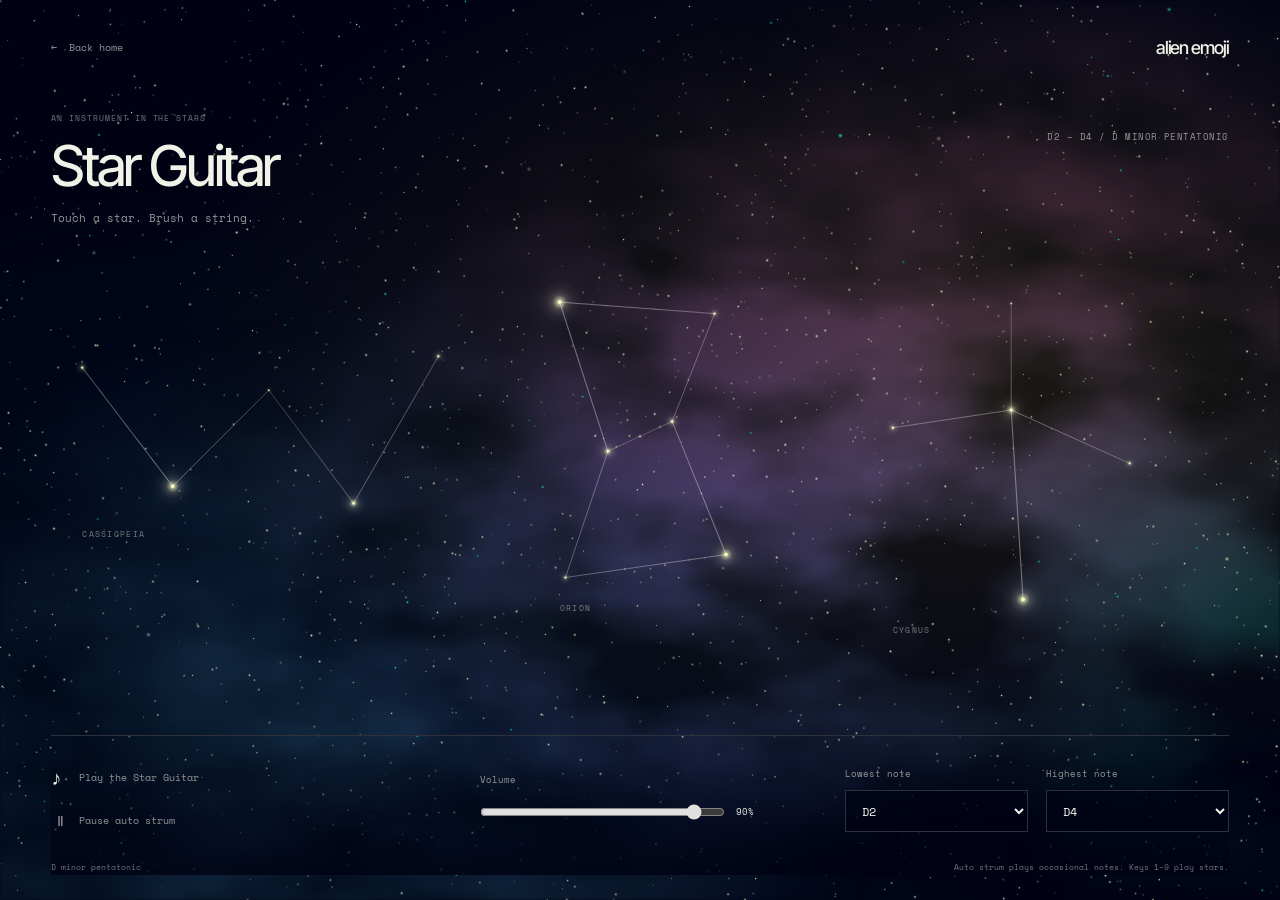
<file: star-guitar/index.html>
<!doctype html>
<html lang="en" class="guitar-route">
<head>
<base href="../">
<meta charset="utf-8">
<meta name="viewport" content="width=device-width,initial-scale=1">
<meta name="theme-color" content="#101611">
<title>Star Guitar — Alien Emoji</title>
<meta name="description" content="An instrument in the stars. Play constellations, brush strings, and make ambient music with the Alien Emoji Star Guitar.">
<link rel="preconnect" href="https://fonts.googleapis.com">
<link rel="preconnect" href="https://fonts.gstatic.com" crossorigin>
<link href="https://fonts.googleapis.com/css2?family=IBM+Plex+Mono:wght@400;500&family=Space+Mono:wght@400&family=Inter+Tight:wght@400;450;500;600;650;700&family=JetBrains+Mono:wght@400;500&display=swap" rel="stylesheet">
<link rel="icon" href="assets/alienemoji-logo.ico">
<link rel="stylesheet" href="styles.css">
<link rel="stylesheet" href="dynamic.css">
<script src="dynamic.js" defer></script>
<link rel="stylesheet" href="star-guitar.css?v=20261026">
<script type="module" src="star-guitar.mjs?v=20261026b"></script>
</head>
<body data-page="home">
<div id="site-nav"></div>
<main id="main">
<section class="hero-stage" aria-labelledby="hero-title">
  <canvas class="star-field" aria-hidden="true"></canvas>
  <div class="shell hero-content-new">
    <h1 class="hero-title" id="hero-title">Building the<br>next generation<br>of <span>audio<br class="desktop-break"> experiences.</span></h1>
  </div>
  <div class="hero-bottom">
    <a class="scroll-link" href="#products" aria-label="Scroll to projects"><span class="circle-arrow" aria-hidden="true">↓</span></a>
  </div>
</section>
<section class="work-section" id="products" aria-labelledby="products-title">
  <div class="shell">
    <div class="work-heading reveal"><div><div class="section-kicker micro">01 / Projects</div><h2 id="products-title">Birdsong Forest</h2></div></div>
    <div class="product-carousel reveal" role="region" aria-roledescription="carousel" aria-label="Projects" tabindex="0">
      <div class="product-slides" id="product-slides">
        <article class="product-slide" role="group" aria-roledescription="slide" aria-label="1 of 4: Birdsong Forest" data-title="Birdsong Forest">
          <a class="project-cover cover-birdsong" href="birdsong.html" aria-label="Explore Birdsong Forest"><img src="assets/birdsong-shot-2.png" width="3360" height="2100" alt="A robin perched on a branch in Birdsong Forest’s sunlit woodland" loading="lazy"><span class="project-tag micro">Spatial audio experience / macOS</span><span class="project-arrow" aria-hidden="true">↗</span></a>
          <div class="project-info"><div><p>Listen, follow, and find. An immersive bird-finding experience guided by spatial sound.</p></div><a class="text-link" href="birdsong.html">Explore the forest <span aria-hidden="true">↗</span></a></div>
        </article>
        <article class="product-slide" role="group" aria-roledescription="slide" aria-label="2 of 4: Sleepy Aliens" data-title="Sleepy Aliens">
          <a class="project-cover cover-sleepy" href="sleepy-aliens.html" aria-label="Explore Sleepy Aliens"><img src="assets/sleepy-banner.jpg" alt="A sleeping cow floating in a glowing UFO beam" loading="lazy"><span class="project-tag micro">Ambient lullaby maker / iOS</span><span class="project-arrow" aria-hidden="true">↗</span></a>
          <div class="project-info"><div><p>Make a little space for calm. Lift friendly animals into a glowing UFO beam and compose evolving, ambient music.</p></div><a class="text-link" href="sleepy-aliens.html">Meet the aliens <span aria-hidden="true">↗</span></a></div>
        </article>
        <article class="product-slide" role="group" aria-roledescription="slide" aria-label="3 of 4: Unity ADM Recorder" data-title="Unity ADM Recorder">
          <a class="project-cover cover-adm" href="https://github.com/amaribrahim/unity-adm-recorder" target="_blank" rel="noopener" aria-label="Explore Unity ADM Recorder on GitHub (opens in a new tab)"><img src="assets/unity-adm-recorder.png" width="2820" height="1768" alt="Audio objects positioned in a three-dimensional Unity scene" loading="lazy"><span class="project-tag micro">Unity tool / Working prototype</span><span class="project-arrow" aria-hidden="true">↗</span></a>
          <div class="project-info"><div><p>Capture audio-object movement in Unity, then combine it with your stems to create an ADM BWF file for spatial audio workflows.</p></div><a class="text-link" href="https://github.com/amaribrahim/unity-adm-recorder" target="_blank" rel="noopener">Explore on GitHub <span aria-hidden="true">↗</span></a></div>
        </article>
        <article class="product-slide" role="group" aria-roledescription="slide" aria-label="4 of 4: Serenity Bird Engine" data-title="Serenity Bird Engine">
          <div class="project-cover cover-serenity">
            <div class="development-copy"><div class="section-kicker micro">In the lab / In development</div><h3>Go birding<br>in <span>sound.</span></h3><p>Listen to birds in ever-evolving natural soundscapes. Explore different destinations and discover birds you’re likely to encounter in North America.</p><div class="development-tags"><span>Multiple destinations</span><span>North American birds</span><span>Habitats informed by nature</span></div></div>
            <div class="listening-field" role="img" aria-label="Illustration of a listener surrounded by sparrow, robin, stream and cricket sounds"><div class="field-ring"></div><div class="field-ring"></div><div class="field-ring"></div><div class="field-cross"></div><div class="field-sweep"></div><div class="listener" aria-hidden="true">⌖</div><div class="field-source" style="left:28%;top:21%">Sparrow<small>18 m / NE</small></div><div class="field-source" style="left:71%;top:35%">Robin<small>24 m / E</small></div><div class="field-source" style="left:64%;top:74%">Stream<small>31 m / SE</small></div><div class="field-source" style="left:16%;top:64%">Cricket<small>6 m / SW</small></div><div class="field-caption micro"><span>Listener field</span><span>Illustration / Not live audio</span></div></div>
          </div>
          <div class="project-info"><div><p>Built on Serenity Engine, developed from the technology and design discoveries behind Birdsong.</p></div><span class="project-status micro">In development</span></div>
        </article>
      </div>
      <div class="carousel-controls" hidden><span class="carousel-status micro" aria-live="polite" aria-atomic="true">01 / 04</span><div class="carousel-pagination" aria-label="Choose a project"><button type="button" data-slide="0" aria-label="Show Birdsong Forest" aria-current="true"></button><button type="button" data-slide="1" aria-label="Show Sleepy Aliens"></button><button type="button" data-slide="2" aria-label="Show Unity ADM Recorder"></button><button type="button" data-slide="3" aria-label="Show Serenity Bird Engine"></button></div></div>
    </div>
  </div>
</section>
<section class="services-section" id="services" aria-labelledby="services-title">
  <div class="shell"><div class="section-kicker micro reveal">02 / Services</div><div class="services-grid"><h2 class="reveal" id="services-title">Building custom audio solutions for indies.</h2><div class="services-copy reveal"><p>We build bespoke audio tools and interactive sound systems with game developers and publishers.</p><p class="services-support">Great sound that matches your creative vision.</p><div class="services-line"><span>Audio production &amp; development</span><span aria-hidden="true">01</span></div><div class="services-line"><span>Game sound</span><span aria-hidden="true">02</span></div><div class="services-line"><span>Tools &amp; interactive audio systems</span><span aria-hidden="true">03</span></div><a class="text-link" href="mailto:amar@alienemoji.com">Tell us what you’re building <span aria-hidden="true">↗</span></a></div></div></div>
</section>
<section class="intro-section" id="about" aria-labelledby="about-title">
  <div class="shell"><div class="section-kicker micro reveal">03 / About</div><div class="intro-grid"><h2 class="statement reveal" id="about-title">About us</h2><div class="intro-copy reveal"><p>Alien Emoji is an audio studio led by Amar Ibrahim. With 20 years across audio production, game sound and interactive systems, we connect the technical to the creative.</p><p>Our products are a place to experiment. Our collaborations bring the same curiosity to the worlds you build.</p><a class="text-link" href="https://www.linkedin.com/in/amaribrahim" target="_blank" rel="noopener">Meet Amar <span aria-hidden="true">↗</span></a></div></div></div>
</section>
<section class="contact-new" id="contact" aria-labelledby="contact-title">
  <div class="shell"><div class="contact-top reveal"><div class="section-kicker micro">Have something in mind?</div><p>Tell us about the world you’re building and where sound fits in.</p></div><h2 id="contact-title"><a class="contact-link reveal" href="mailto:amar@alienemoji.com"><span>Say hello.</span><span class="contact-arrow" aria-hidden="true">↗</span></a></h2><a class="contact-email" href="mailto:amar@alienemoji.com">amar@alienemoji.com</a></div>
</section>
</main>
<div id="site-footer"></div>
</body>
</html>
</file>
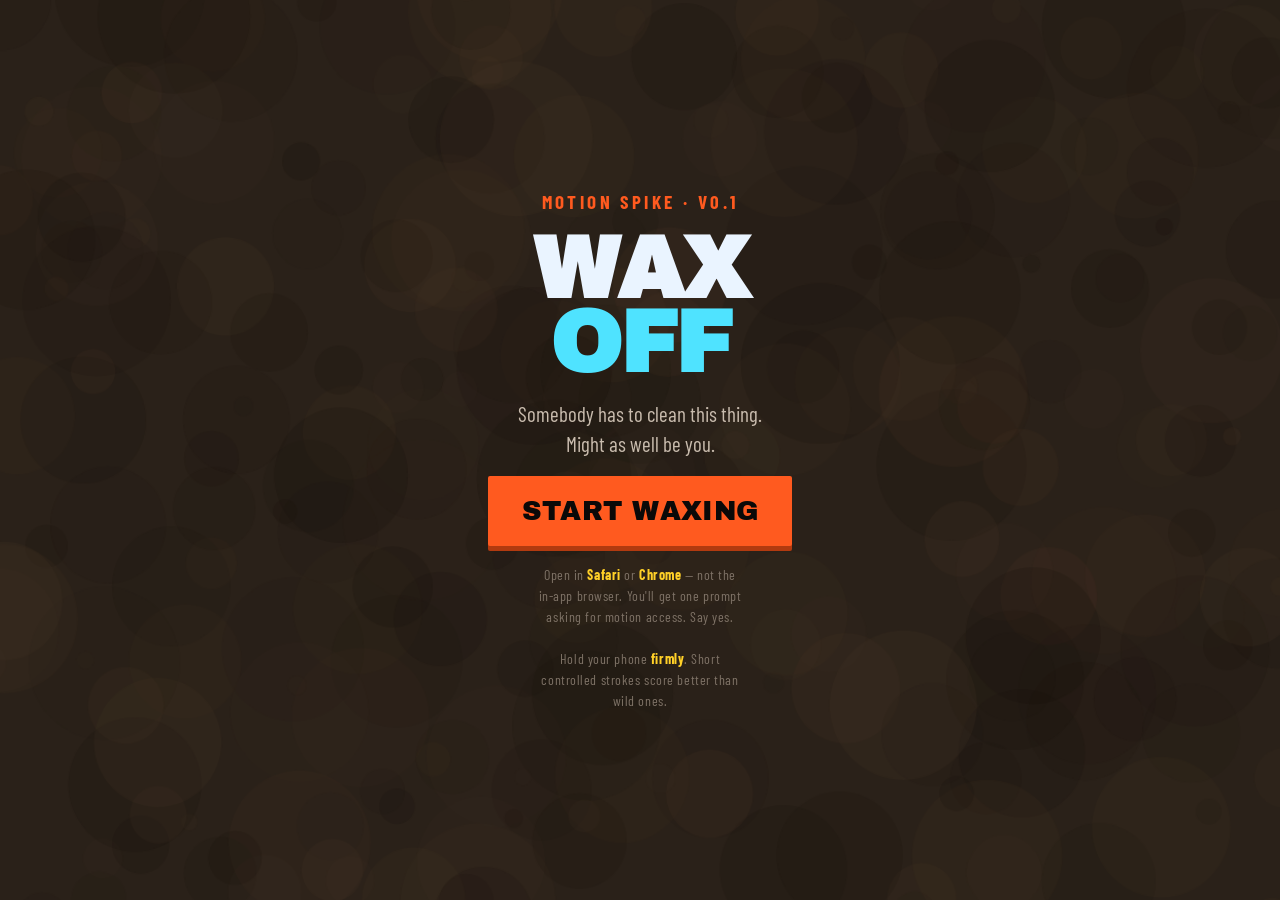
<file: wax-off/index.html>
<!doctype html>
<html lang="en">
<head>
<meta charset="utf-8">
<meta name="viewport" content="width=device-width,initial-scale=1,maximum-scale=1,user-scalable=no,viewport-fit=cover">
<meta name="color-scheme" content="dark">
<meta name="theme-color" content="#0B0908">
<meta name="apple-mobile-web-app-capable" content="yes">
<meta name="mobile-web-app-capable" content="yes">
<meta name="apple-mobile-web-app-status-bar-style" content="black-translucent">
<title>Wax-Off Motion Spike</title>
<link rel="stylesheet" href="https://fonts.googleapis.com/css2?family=Archivo+Black&family=Barlow+Condensed:wght@600;700&display=swap">
<style>
:root{
  --grime:#2A2119; --void:#0B0908; --suds:#EAF4FF; --shine:#4FE3FF;
  --rag:#FF5A1F; --wax:#FFD028; --bad:#FF2D55;
  --disp:"Archivo Black","Arial Black",system-ui,sans-serif;
  --hud:"Barlow Condensed","Haettenschweiler","Arial Narrow",system-ui,sans-serif;
}
*{box-sizing:border-box;-webkit-tap-highlight-color:transparent}
body{margin:0;background:var(--void);color:var(--suds);font-family:var(--hud);
  overflow:hidden;overscroll-behavior:none;touch-action:none;
  user-select:none;-webkit-user-select:none}
#stage{position:fixed;inset:0;width:100%;height:100%}
canvas{position:absolute;inset:0;width:100%;height:100%;display:block}
.screen{position:absolute;inset:0;display:none;flex-direction:column;
  align-items:center;justify-content:center;text-align:center;padding:44px 28px;gap:18px}
.screen.on{display:flex}
h1{font-family:var(--disp);font-size:clamp(46px,15vw,86px);line-height:.86;margin:0;
  text-wrap:balance;letter-spacing:-.02em}
h1 .off{color:var(--shine);display:block}
.kicker{font-size:clamp(15px,4.2vw,19px);letter-spacing:.18em;text-transform:uppercase;
  color:var(--rag);font-weight:700;margin:0}
p{margin:0;font-size:clamp(17px,4.6vw,21px);line-height:1.4;max-width:30ch;color:#C9BCAE}
button{font-family:var(--disp);font-size:clamp(21px,5.6vw,27px);color:var(--void);
  background:var(--rag);border:0;border-radius:2px;padding:20px 34px;cursor:pointer;
  letter-spacing:.01em;box-shadow:0 5px 0 #B23A0F}
button:active{transform:translateY(4px);box-shadow:0 1px 0 #B23A0F}
button:focus-visible{outline:3px solid var(--shine);outline-offset:4px}
button.ghost{background:transparent;color:var(--suds);box-shadow:inset 0 0 0 2px #6B5D4E;
  font-family:var(--hud);font-weight:700;font-size:19px;letter-spacing:.1em;
  text-transform:uppercase;padding:15px 26px}
button.ghost:active{transform:none;background:#1A140F}
.row{display:flex;gap:12px;flex-wrap:wrap;justify-content:center}
.note{font-size:14px;color:#7E7266;letter-spacing:.04em;line-height:1.5;max-width:34ch}
.note b{color:var(--wax);font-weight:700}
/* shout = the big mid-run callout */
#shout{position:absolute;left:0;right:0;top:23%;text-align:center;pointer-events:none;
  font-family:var(--disp);font-size:clamp(40px,13vw,74px);line-height:.9;opacity:0;
  text-shadow:0 4px 0 rgba(0,0,0,.55);padding:0 20px}
#phase{position:absolute;left:0;right:0;bottom:11%;text-align:center;pointer-events:none;
  font-family:var(--hud);font-weight:700;font-size:clamp(19px,5.4vw,25px);
  letter-spacing:.3em;text-transform:uppercase;opacity:.92;text-shadow:0 2px 6px rgba(0,0,0,.7)}
#hud{position:absolute;inset:0;display:none;pointer-events:none}
#hud.on{display:block}
/* results */
.card{width:100%;max-width:420px;background:#17110C;border:1px solid #33281E;
  border-radius:3px;padding:22px;display:flex;flex-direction:column;gap:16px}
.score{font-family:var(--disp);font-size:clamp(62px,19vw,104px);line-height:.82;
  color:var(--shine);font-variant-numeric:tabular-nums}
.title-won{font-family:var(--disp);font-size:clamp(23px,6.4vw,30px);color:var(--wax);
  line-height:1.05;text-wrap:balance}
.stats{display:grid;grid-template-columns:repeat(3,1fr);gap:1px;background:#33281E;
  border:1px solid #33281E}
.stat{background:#17110C;padding:11px 8px;display:flex;flex-direction:column;gap:3px}
.stat dt{font-size:11px;letter-spacing:.14em;text-transform:uppercase;color:#7E7266;font-weight:700}
.stat dd{margin:0;font-family:var(--disp);font-size:21px;font-variant-numeric:tabular-nums}
.chartwrap{display:flex;flex-direction:column;gap:7px}
.chartlab{font-size:11px;letter-spacing:.14em;text-transform:uppercase;color:#7E7266;
  font-weight:700;display:flex;justify-content:space-between}
#curve{width:100%;height:96px;display:block;background:#0E0A07;border:1px solid #33281E}
/* leaderboard */
.board{width:100%;max-width:420px;display:flex;flex-direction:column;gap:1px;
  background:#33281E;border:1px solid #33281E}
.lb{background:#17110C;padding:12px 14px;display:flex;align-items:baseline;gap:12px;
  font-size:19px;font-weight:700}
.lb.top{background:#221A12}
.lb .rk{font-family:var(--disp);color:var(--rag);width:26px;font-size:17px}
.lb.top .rk{color:var(--wax)}
.lb .nm{flex:1;text-align:left;overflow:hidden;text-overflow:ellipsis;white-space:nowrap}
.lb .sc{font-family:var(--disp);font-variant-numeric:tabular-nums;color:var(--shine)}
input{font-family:var(--hud);font-weight:700;font-size:23px;text-align:center;padding:15px;
  width:100%;max-width:300px;background:#0E0A07;border:2px solid #33281E;color:var(--suds);
  border-radius:2px;letter-spacing:.06em}
input:focus{outline:0;border-color:var(--rag)}
@media (prefers-reduced-motion:reduce){*{animation:none!important;transition:none!important}}
</style>

<style>html,body{height:100%;width:100%;position:fixed;inset:0;padding:env(safe-area-inset-top) env(safe-area-inset-right) env(safe-area-inset-bottom) env(safe-area-inset-left)}</style>
</head>
<body>
<div id="stage">
  <canvas id="cv"></canvas>

  <div id="hud">
    <div id="shout"></div>
    <div id="phase"></div>
  </div>

  <!-- 1. TITLE -->
  <section class="screen on" id="s-title">
    <p class="kicker">Motion spike &middot; v0.1</p>
    <h1>WAX<span class="off">OFF</span></h1>
    <p>Somebody has to clean this thing. Might as well be you.</p>
    <button id="btn-start">START WAXING</button>
    <p class="note">Open in <b>Safari</b> or <b>Chrome</b> &mdash; not the in-app browser.
      You'll get one prompt asking for motion access. Say yes.<br><br>
      Hold your phone <b>firmly</b>. Short controlled strokes score better than wild ones.</p>
  </section>

  <!-- 2. CALIBRATE -->
  <section class="screen" id="s-cal">
    <p class="kicker">Calibrating</p>
    <h1 style="font-size:clamp(34px,10vw,54px)">HOLD<br>STILL</h1>
    <p id="cal-count" style="font-family:var(--disp);font-size:64px;color:var(--rag)">2</p>
    <p class="note">Reading your sensor's noise floor so we know a real stroke from a wobble.</p>
  </section>

  <!-- 2b. NO SENSOR -->
  <section class="screen" id="s-nosensor">
    <p class="kicker" style="color:var(--bad)">No motion data</p>
    <h1 id="nos-head" style="font-size:clamp(30px,8vw,44px)">SENSOR<br>BLOCKED</h1>
    <p class="note" id="nos-body">Either permission was denied, or <b>Settings &rsaquo; Safari &rsaquo;
      Motion &amp; Orientation Access</b> is off. iOS won't ask twice &mdash; flip it there and reload.</p>
    <p class="note" id="diag" style="color:#5C5248;font-family:ui-monospace,monospace;font-size:11px"></p>
    <button id="btn-tap">PLAY IN TAP MODE</button>
    <p class="note">Tap mode: alternate taps on the left and right half of the screen instead of
      shaking. Proves the loop, not the motion math.</p>
  </section>

  <!-- 3. THE JOB -->
  <section class="screen" id="s-job">
    <p class="kicker">Job #1</p>
    <h1 id="job-obj" style="font-size:clamp(38px,11vw,60px)">ONE FILTHY<br>BICYCLE</h1>
    <p>Wash it side to side. Then finish with the wax &mdash; up and down, and fast.</p>
    <button id="btn-go">I'M READY</button>
  </section>

  <!-- 4. RESULTS -->
  <section class="screen" id="s-res">
    <div class="card">
      <div>
        <p class="kicker" id="res-verdict">Squeaky clean</p>
        <div class="score" id="res-score">0</div>
        <div class="title-won" id="res-title">Today's hardest worker</div>
      </div>
      <dl class="stats">
        <div class="stat"><dt>Strokes</dt><dd id="st-strokes">0</dd></div>
        <div class="stat"><dt>Peak g</dt><dd id="st-peak">0</dd></div>
        <div class="stat"><dt>Steady</dt><dd id="st-cons">0%</dd></div>
      </dl>
      <div class="chartwrap">
        <div class="chartlab"><span>Vigor over the run</span><span id="ch-legend">wash / wax</span></div>
        <canvas id="curve"></canvas>
      </div>
      <div class="row">
        <button id="btn-again">WAX AGAIN</button>
        <button class="ghost" id="btn-hand">Hand it over</button>
      </div>
      <p class="note" id="res-note"></p>
    </div>
  </section>

  <!-- 5. HAND IT OVER -->
  <section class="screen" id="s-hand">
    <p class="kicker">Next victim</p>
    <h1 style="font-size:clamp(34px,10vw,52px)">WHO'S<br>UP?</h1>
    <input id="nm" placeholder="Name" maxlength="12" autocomplete="off">
    <button id="btn-hand-go">START THEIR ROUND</button>
    <div class="board" id="board"></div>
  </section>
</div>

<script>
const AUDIO_B64 = {"01": "AAAAHGZ0eXBNNEEgAAAAAE00QSBtcDQyaXNvbQAAA95tb292AAAAbG12aGQAAAAA5r9gyea/[base64]/[base64]/[base64]/[base64]/QmGHI2l6m+YPlwA8BWI8KYpCYiCIQLG0tE3DOswF4UWAHHbP5TBOwCtTVO63VBJlKRVv79BhqY24Yw3yL8a08rgTtU+HhQ70ZR23mlOmp6COYTvcHFqESfRyx67OOdnMRWbcQQfY1aNNMsr0y15kRZhbO5QNuTGFnTOrenwzuaaX8HSl4tZUS1bLCP8mQYVPimqs/7EBuAA8hWAULYqLEoJVqTxJQKc9NtN4tw3YUwYN3bvaiyCgCwqLQtukKtevNyKuPvTzknNTr3ay47NmGwXsi7ouZhvRKD3A+n1NwQq69jiJ64CuDhr4eAXYJnv4JF3Z8sSG0oAyuYagp71tNiA+9v/lXzYKV0R/[base64]/kZcOTyurnbYyzwUnoscQq5wnE2ns1EAzXghPuPA+mLJ0v3NrXL3VHaZMhCYQz8KgAcR+X8Tj4ADN+Q9WY8hP5OLsBbaL0XrqyojMCuTfQIYvEnVjr8N+71/gIwAvpTnDpNn5nQIjpUUI1qSTkPJTJ5OVY6XZOGQ3uUdqDFpc++w5UFB0x8UARoH7ernuCz2dc5hgLAARDgAEOFa3IGy0NhQFhoUEm/rOczzs2zrpXRVJm+o1IGKA/D+jkIeEISUkOEbwmrghPK5Invqn3EgV2G5owQu+CCC2OeVCZPATXBoIHkFphJqcTgG4HlQXWn2D/[base64]/WjY715rdXvUpm/73yz2pqDPGb56mE9FDjrOJM8Ya4fmE5sRj8pePl7fHfR1fLF9Ft/Mcoz6XT5SnI0LeVEWJgRjU576lSlolYoDBFyPX1aLMwExFzBnWlIARnBBAljyHO9HhVVp2Wea1CcJ4lzuacDA5DMjvKKRhLtzgCVlgwxau2vGNaarQYU9rEnS879pWKEAHAASKZ0tKaTFGDtQ2gkFdagrLcm3jj/nd48/3+3n61a/h/9MntX48fy1/4/b/Hm/hc8iBzdIHmF7/rkNX7p4PPgOAqpy9h4+Qx2t7j2rZCONpUmjdr2cgAkUFzi49iP81gigal5ZpdFAVEKLRW8H2DXpOAP5+GBTLG17wp+jB1Cdm8++H5DNVynBkzwqgLTWvyBDzGxd1QbupoAdfQ0wUgOQBQrrFCWKKulQzT4d9uPMTabDDHT/WTAS58XJPDqsbVXoxcpYCACoR9G8LV6+6zg0nGrOSTtu18JBqbcpF3OjK7IOABFtWpVjpFsoVhoaCET5fOUE4LMq9cSJqprTUu7yd1yBj+Fiz7J5So/fPVm/OjjuHxQ4yLOn+C+15MBrSQvQMmGIKLKg8ozF0f8RyvJNIV/Mcw0HVu+fAdh5H162V7fdW5iZyXLdrw2N5cqsDx1ysD3BTZ9nyoTnr0YsoV7iRAQckfZMuRz7peP5Pm/Z7FnjjHS3ZHNnakYQxFBuyJpzHGEd/D19nvuOoBUACSLoGQQX4z+Bdgrk+kfTHz6eTEDmbcP/nqvmD64/N/x9dZCZCdt6Ju8Gbv3CfSG0P7/4+YO67b1HAPmLY7wwAMYwCbMP4m29F0lozVGjPwH2jmhUWpL+p/n9V8b1eluPL8AyoL2jMf83/Ddm74Lc7qzDo9DF4vAp4g7/hVkUxIr+4sjRubo25IijlPDtU4Xc/0v0PE/O/v/5PNdN02emzjGUZRWIwf2vv/o9buyZDwH4DKc45wdS2h8hE20d8e8rV1uj9Xu8FlqUlnsM0JGAth6CIja1rMHon7T6jwH/xcCnCvay4eRTUY6S/b1qsOkCXLsGTsaM/i2zCMYTmMnKxOGGEY7ciIwQUbT6xIej+3h8x+jMfNpn+IA4ABFhWs1IayGEL8uTvXqNlC2LhqNatfFonCBiviAUdvV/q0d1e5oD/Bejb1nQ54L7V5pi1HOjTb+r3c00yEYIBcgNmtt2Hrharkvg747ijCt/t+fvutjbkavbOk09E6UzvJrc7ZrLaFQVNzdigBLJFZUVr6QrD5dXkoPGS65qrsezVOg1D0adMqcurLKHGN+chglh9c9LeCzGwwUits1Up4YSkO9GriaXe/9eniL8fNiszW5yqIwOLXTtAgpEKosQ1kXXmFoz8HIXW8ElvhLuU45WmtnDMTcKx6vmHQoCHKy1E+OY0cj6rHAZgamXVmYfGuPdQhAokBrIAleTOOCNvKinxnYDgBIBWtLEsbHRwmfZE9MdpWa5jOEhVzhfEaHC+Azp57hGZWpSp/kZLX+5KBAdXqGtFqJdkiW6bAs9U05a6qoQUQ+AFxq8L08tKzgbLialZcILIbBpA1E6TQEelk36YNKn0N6xt24jS2Y6Sg1cwI2i+REKiVP9ryN3wrVR1Ix85H6bo9tS+a7Ll9pYrga6GKlyqwzJ/bEeN0liGFvxoWLRYYAa/qlwbo7WbBRRFeKncnI7qKF2GifnPmVaRv9C4zgTXyq/lTle0QT1V3pW/8A4ABKBWtMIYqJESBIwCELZ8mZCqBvQjSaW4Xd6dAU13yRzQcOXDPJ1dCPwX4wzu3NGjyP02AHSu7LXJ8ARoI5AhHOOXd/YQXF3yyFTiI0qdLEaKBBlK1GUpm+REXeyBNIwtpQ7IB8fU3WU5UQPDEQ+17+AWKWHSgG1dlKjw54sfJYn7fC8Pk1FbuTAuwEuhYdSmvbv/Xg33cGAc1Ut09SAQU3KKOsgOeoXpVONxolugDrBAxsUfW/[base64]/pr+b9oXVSAF48r1xi8dLPg1xhsAAQxgcABJhWtkFYqCYKJFLNvBmFIcpmi75ODi7aJ1nFgqIT0V606H9Bn9IDoMSzqzYaIQ5qqGCqKxDxjYi5nlMzI7CwpLOvY/VtCke6tBNXODQ92UCkoA1c8UEx3lp3b5Obzp8a+PoGVOGOQ2t25/tqqTD6AwbDpAj/BnVrIlzGuYK1ZzOTEg7g0r/i5jSoXYVnnUrWjV+oRLQSjEszTDAPjeW68mM8bgi67QXkShT2vKyx664L3slJQKAUg+M6cumFNUMLHDnCkgHABKhWtEOQrBQhCMREEa/mK34gWqgL2uNXLkviWOgW4m5v2N9PKU5Fq9vtUS75sIRIsq7GcYn1BDypBkrKTCdThAZQ6uvx8Fh813VpEvnAuGqFACkAb77x1EFCmAqrK2Ic+FqNU9MJL/w13SMyy4t4WGcceR9LbitiJtl4E0XiGeKb69SzQXP0SyJywcy7i8RdtD+xOuEy9LbNlgafngqFqGgvZEIl+iTAnGOKNT/UnBVK4lWZYnCdH+N3r9GGC2YNhRj2iuCCqSuMBwAEiVa0M5FCgBCFX2nJttdD1a4iB0tdzpL+AprE5fOUZDfFGWBPoNhuNb5D99R2rHm/F6P25yC//jQqetQAuNXi9fZ2CeWsIJqyUJNHjp53c1UqNUjX8bgdSPkGtQif1s4UkJsGsPGmbR4f91lrfkbhrZfsYZs8Qfdumoaq4bFvgCJoWXC2T53AxQVG+fayoea7iGQ/a+y9BVCHplJys4g4BifjzjKDgBsUb9RAvKvAZfBEDgAEymL6qUVZprwBs0lkJiJAo+eOJ5nxev0+TVx8a6/jnX5fzv6+ugdfJP68f2qUCpA6bDcov6UFayZz703LcCUxc/Yi+5CiTht9vF8TCqBXKOyGM4D547ffSNcASx7txlUoMYxd1aRmgUFN583DE//nR3ScwbI2ygDCDHVlCrZAnVnHuxFcEr5+D4TmpIWHS7UsYuSp+jhPRvg7Pdd1gpDGqpzO7MY774nDSRUGOkQAie5OwLSXifqfQFBawOG4mteUyt04D6V0vSZoVvn3sdryb4J1e/65oiJhkKF7ruKufuKgA4AEkmd7NNkiVgbMRKxMu6b6017fz/9XPLicX8fiPW6hyQc7vxJO3pt5FlcFuBlQP26oTQWUF1q3SOjXnGiM1EoRPNlAKlm/1NvBq/CN5+D9RiGYgyQSRAKjAviQD4rsai+8FqUk3bQB26lTd4HR9KIc/TrFNcYHfPCjU8BNjQF0FWun8fv9Cp8LvpscApbatH8Sr+8luiqCd4X6mYJoBuK1WhKLwbYqKYN8Rmo254/BjSfC+NHL8sRvrHdaqXZouz7Qg6v9oCqz2oY7OSgIoss1ZI3Q/iTWXF3Bchd/fSRk3Yssqj1Y0zaKOco+24KuVhi+SxZnAARrVrXCWMpGEgiMI3r5mvBq3O2NsvHm5lNNXwu0az4gjnjWbc+rP2RYRnaV1bMgzBDV1evlCdFhP0xtGfFptGoAhdYy3OVhOpSTUVwTGqX1OPK/vPEA1nrDQp7uYgT2fGg2JxcsK9pmaROhFMiEJU5IkX9+YlbhSoAPW703OBu77EX0Rjvx58j9rnx7Ojsw4blS3XlqF3FmM1ptJitBUktuQME8ViTHUhrjhlAWv//[base64]/pW+6xJXG29sNriToBqtrzi8puArybIR/G2Iw0k2nUJhWkikf2p+JeldrFH3bYrfb8qHNOu2sDtsLvQLY89gfkdAc9rUtaOammil5ZFTM2k1ppwBzAcARoVrVRBCw6E5kGIUIQxGAhC1+TlHPTNr7rPFauCJ1NHUJ8AWExfeFfkQSNVwBAxMVjGcYhiec/oFFpGHK9EIQXhLfHqxxRryAvi2Pnqx3nX218YYabXKcOSxSXimBknDS55XfZaeU4shYjWzxlE7Uk5DV4OTWv0sXiYTM2Ah8RM5DTWn/[base64]/N/ggGpNifB3fJlTdxlienPnZ1Ce1YBk9krVW5fhrWc+fRHddXrzKgATQSjDUBwAEYFa1wehMJBsNAiUCCEBCJ27TE2wo7d5cWJLafjzYRKCJCdydb24ovSN/[base64]/Lqj3Y/A8RCETLNVnmTDGKZCi2q3gUtPhST221lJgNOR0065dXguXdJx6nnA6soeDvQrozFCVE6ajV+T7YUVtMoz17tvrp7JTv+JaKyWoDknAoo5xAVX0fJRESeeb1RpFU9ZqBpYtwkOoAJi3XYORPwT8/fHRFOk6gTFwAEAACoCSyCkQHAAQoVrfBLCwkHASDAUMIQQz+sSsbRB3mbXNYmdRYEqBZVik9FNfyBVWY7rQlNCGiIHb0ctrhUdwa/[base64]/QFA6wSHdhGJWHO5m411M7kScqn2BaPF2d14nON2ExAmoR0MS7SVMEjn43bet8FoREczQpE3D9ms47MoaFRvp0ZQXQipjZebLYaXe6+oWIdbT66CmAT+aTNiEILQd6SEgAe335CAITlOPlGk9HLfeBEqi0bwTmaK1X6MbFt5xAcAEKFazkKwwihMNBMEgwEzgh1/YnOanvl8Q3vvc0vaLtYBRjruZ5nJvboDJSesN788xP5ZpwdPEBTrJ7XHUF1R+XoPiGpmkYlR6DmAuwqtLqGI6f1R2kcjT/zvTcO6WV/EPAt3yz0VGdOnBQcgCZ8KwmzoVwfZ3dmcBXnVqVqZDhOFkS2mTHNi954zoDMiWJar25ObajLNeXD2exk+cSXh+K7XaxQrEmh9ZjSrEDgAEQFa3MSiIJhEFgoETAh14+UzBstWb7be1+tSLrSwMKxO1iyYsgt8HYVyCS/WJdEvLFNqqdgaHSqC/IjstpRFXCxeMls6UByzYC0sHaIZF2z4AiLLasHRDf9n7qObXw8tS/gDHtCHIIVvLncjo3JRkgg4mWB8+VN1YIPQHVJMBwsnm7Jasc6fVcYGwnY19SmqZwl+zprjPrOn4KU7ddvsZx7uG/B7Y3phmW0GMBwAEMFa2saBMSAoIzAk5+Z18lMVxivDfPtccprRoCslOAYflaDUbGT0DuqNXt96HhAEpDzFaLGSzHizCyLZtcHvocFkPCDWwZu93GSTbiU8yXcGrFOqDs6yRm4q0qHipyUrtl4zqDlIxqsIQmBAqTXHJAhHYqi9PZ5jTyKJdmC7//ydLrbZffBXU7iHVHYed4+nk2CCNKVj2PQ7JCXFgjcYqKdd29d3wBCBWtyEgiFcJEMQJdfn8hlIUxutt8CXejoDM466liRCTfrI7yhUnifxdGnThQ8dWycPnh7D2idXAcjmnlYwtcwdM/sBctFfBYPDCEIyZKBTbW0/[base64]/Z8bY5zY04jOnkMu8DgRD+sZ+ITtxlrnadjrjBTPOIu8OisBJLFXJ+fmc/bN8BzAQI8ABEBWs1GhSCYSEMgJT5jpY364bPWZbPjNuLu5oCjJYlvHAQOhQcWpfdfCVpctFfojD/ZbM9YBiU23EGEaqpEJLnQgEZGIBHebitRutTxkAGrcrTsoyxIBdeJcvx82lVChC06MH0D43ptYu6ErMTvo9UM5Uzqs08iCii6S6uQaGs2+q7cgQQumpd8KXepSW0ei5LVrPcK/[base64]/8ioLVqoof0XTMtP81RVnsWFQilihr5tAGEBw", "02": "AAAAHGZ0eXBNNEEgAAAAAE00QSBtcDQyaXNvbQAABBJtb292AAAAbG12aGQAAAAA5r9gyea/[base64]/[base64]/[base64]/49fzd7Pv/T+rj4TNdI6vAAXO6wQQkCV8btoimLbCSl6dJkYrpH0sPSiTUF9FUMgj5cRgYtQmLzZaTXJPNQzVUPr+tiKK2ny++LC4LhYgbcucxgNxN9NbwttB3meeX/5b5fIYjOR5Lf4xSYnAj5k//BYPL4eYNgUnOxprVZren0d/yBufVVZQgeMt2UIHVw/nS7eyihoFjnIkmzYrMP8fkYD40oXN4/ZVR/r68tcTG4qemZcoHRptcOxZcAQDVrbRLLBqCw0GJQG1+m18527lKtosayjviNXa5oZoJrZncxIGUlhVDE6RgBAa86CIMHldRMApaB/YvFxxDqG3GS0KfVkgktRVZE3AQSkg8M6E/P3jiHDJKScKQEqG6yPapmx908NNpD+RrU99WD7/FkEHjGemGS9360su/e6ce+vcRWvqffij+QcX2zQIjV5P29nBKMubfBVy4CZzzoUL8BFGc1M+Gu01qnQ2FWxF2mjmlWtUEDOQhoL++XVJNjiRJySjcVU5s76A3SXHQHix9BoPS9ZzKGcpPNs1JIDM9TNEkkJQiyQSACkbvMD1I227vwacTp6ru7Cq9kbT8Z6jRuiRZsX8gCh5HKF7IKbqQ/[base64]/b/prbOaFu8KoBnQjpCdb9yo3+OZzaOCkdnJmD4gbyE85hgHq3x6YQmuaaKhdAtG4PHb6SX8dIYqUc4rZYB1iiI67Xv8TAXu17egJZ/[base64]/[base64]/zlswpNPPn3PWrx1vVclJejxq8UeJ0AGHHoo6ESEIx3ACSrjTwtEV7aAi9Lcn1KAATcgHABIhWtMJRgnAQhAQhb8Db5AUG/Jl3a5o4dfQKudWUZF0Y0ipI0vhut9Iz8lcgJpRv2IiC4mwBR9nNz0RqE2eEDVSVSOcqAyVGJP1CH0t8g2q3iaSIfhal8PmRNqoJwu40rBTxND6aPE/ywc5A4x6yWeca7wrZCHBOtqvy5VXuIJL48+KMZlvGb0Yf74fpPU6K3mzU3AEpVXipC3AJK5yx4dAHAASIVrcyUKLAEIV/K83vs2sdr0Qi12jzS9eQDYbjDIP31+qB2vG9jh3rCMXFW2Aq79lUOmDKWtzRTEeUXGeGQhpCnFfXAgZQDR3TiJYdhgibp1czJhaX9dIAK7BB3XOgLqO73dQHaoFW1SvjWqM7/T5JbArJdm+S99ldmjn/u7Qyf9nt5fxEZNHHa/fy9b/hLfpoLywIc6gDbq4w7wv10pwAAIAJTdaoAOAEcFazEKzIVxqg0gMQnu5dmGSmYDoxbi2rHXwBFVzxSNqDJD2FMoNVWcofySY6O+K7U51ZUNb/rCA6aYwPpGD5m++C1aazz+41i3exnF6i5ndnDdh4erRjG4MtyTvFToJ5dNVGdbh7/DW+/s8dtO/o6BnMltCTVEqZg3dE3uppQip8R2eJFGt9Cmbs47WOV65NJPsNmU3NMKZJfdxlrxyqSAAF+AjKjTYDgAR4VrHSJGyEGw0MKT3V2du5mnB4RLA44aXk4L6CJvLRVGVILTJ5rMmEAQCS7aSPMJ9nKLiN/p66c7wWhIheWLg2mJLHrGVM+egEVPWAlRYSs9HXCDd6JJx0ZsdNe9gdK9GNyt6/qkh5yRcRO7bziRHPaYoJCEWOB2opiMVzpu2SuhntwtadYEuokgwnpMGkvEG9Y/xHmnGQ93BWIWJ7FVSKRBQvGkFDfwhgPf3bpgAGM42ErxAAIkRADgAEiFa3MhBsFBkUQkIRAMQneHOdhhKwZrTvUuScOJmvuDs9392RhQ4KYcA8Dp/MK2nMaMdJBz2ne6pmQPM9/mLSuYygDbPn4hSKMqEs6S3hZZLb1zJCfOVRSFJISytwjHySAETC7sDDedlGzIvthQgJn5fsJWvVfPCi6EB1FZpAu/XgLpZLRUX6T3PFjlzbcO0EoINxCVKKdas1wAWn6Wt79FXSlQEWHPC4Pg43GhNU+AAkcvUBwASwVrRBWOTBIBRENvB3SwpFtSB1Z0v2LeRKhAAB4tw4s7I57Vhvhe0Nmw9RaHVfX+bdS7yGuWFQmrWjOzdcHXQ00xK0x4zU9e+RzpmCnzUO7WkIFcb6rnm+Kn5a4Y1B/YfYeJ4/Up7G9XTmnPPfPB55OQR8haADbj8dAUdE7DLG+TygGBdvAgDBRy1+EF0bSzzRxABngA4ABKFWstIYyKISBBZ3W55EoWGotqxC5R6PIEztnimXg/C+RsWrR7q8jNXUsjFN68vgWWG4Lr2J3DOboQsmMhDdg9b39dwqYSjJhIaUzvTrxEteJaHvAnesimabsVAq6za83iuiwbp3mswQK+YfCeSExfiBtHSWuC5QS3KqSlSKVMGStGZwoQ45Oh23un4ABHJle3DZCQdtpScgrMJnBZCQT6p5D57n269r6fj/p7xOOnXSc6sxABAcfAYp5BHLLmb4lhPXm9mK21YuLS9dSjK/FFKIatRVl52GpVWeUJVYNjZ3oMaUSU2bI+kJiKjTWMId6rPkJHH43V8HQR903+0xLBQ0/wOgcaKAIBPixTewrIj81QfC/O97Gxh+cdIc4a3tUGyJYQx686ZYzsTLGKutGjTN21RBJPwmg2qAeRikDsOFEADAGSUCiFPMy0FVqNTAGpA0zLJ6VK72iHebPPUcgHfUTwFUiooUSz3kHOCPnPK/jFwEW1azU1hocQoUEPHyUXlNoyTgXDC51ouVfQABz+Tuua5q2Bt98JoFe5BheXFEyIJEywLxnDKzQz1eGrBmUKpOOcu1JkgKRWStK1doVtXpFwlpWREhJ8lJuX4z1YDTDb5PNv1bbfr868XgUA76/CUMVrcLEMer7wBoFc9x1ZKtiaiKyiAMKtVl+FO73NYKdJZth4WR3yTDZKhV81zX8X8S/yD5ME21b96JRIsblucktCnd3h4ABGBWs0MQjHQgjAQhAjvfeYjMZDulutcVpzVmpqeQI7DC6hPWCDiIWtlUQxwQH3iX0XRsQya/HkLmhZ9uOZzADGVUQ3xYjTEZlUMdGaS196HgU2NW3Z9I6AMXOcrpPdOX6o6p1hVuJFsqRBnS/[base64]/0ZTAOHrE1jo1+9YNQYP+UwjNkURABJ1qxC4jUR1ZTu+UprYAsc49GLkCS3kbz4ObH5sWCiEHBx56GHocqZsVfmZxeS6ZMBuQRXBJcloC4+1KAO5PYSOzWJqTQM0NM41rp+nHqCFWuppxtQJUA4AEqFazMOiskjIUUq36694jaGZRd2E1q9Wl3WpHS3l7IHHB/M28qp54cq0ZIxAsCAojTVjBGdb0EZzM2XhXEUWmNBiiFxpgH+iLVnQ7WZ1uZU4SI42uBkxlcikBXBEsqIYc6gIqKOw1QhR+/AM8/HGT9qDoE1kNDAg1SPR1JYViymrfU3lNcatc04hw2zSHWnMpTeIyJeCPNakdbHN/wrMzBdKae+ntAAAQAKpgAHoiBwAEqFa1QhiIIjGkCGPl1isLcsdQlkXw4X1aLeVtEAADhWbEf3Q8qR+R7OCtFmjtS8pbuAikswaV46JqdVwUF01Pic2qveG+oS20rvNEAa3BHpmnh0idRvog1SFdu41cvsh8FKfydVWmOKCc35g+scsi011qnHzcNz78SAw9kd1wWF/h7SLSwKC+s109WFAIqJgMltZYrHk6Ny5AUFAOAASYVrKxKEwkHA0WQkCJgIeHjIqgjRSzok0vqaWsDFuRppZA2Vd80Sz6orqR93a+QKlAQLiBdISN2agnLywI/n9jPIHJsgAYmwNnDpvQ6pxef9eBCITBFmWbtywRZ61nu2GKOMTLdxQ4t5Pxgx6KPUHPZxajMc8TiAjS4PphKdI6ULrMNpqjgKuFQYSpt7hXsg+Xxf7vRq+O+n5qK5v23g/[base64]/VnnczzCZ9lXfOdrLnUVDWC2eFF3lTPhvmCgNuf/Oi2avjl4q12W17VK45c/H62WWPjpG49/z4ovu/vewZHVfJE7G9nfPLA2EDdDWzMRjLnVP8tNU409M3s5bLaDlSuYDW4YJRlgGWw/[base64]/guSHmts5LREPEXJeaDC38Bg4sGdRRQVU174g2EbTV5te1jTCLEGw8hSV0ax87c8bdYPWBh+FqRX8FcHDn0dMtixM7oE97iYekHkMOgDgASIVrNBrEIYEIWMhCIZQEIQEITtmbc47lOt9+QA4atfC/YCSG9Kcw+n9aOZ4YHb6EkmPEw2yK10/5qMZLBy8WgGFkh+A+eOcYZHsMGYyqtSoaekyMkgjjMJLISXScBL24QldPahBEAK4qs/w8ZdEV8/TTwgEpHu4blmg+XFa88cnsCKH/nl/5TJJnwDW30fsyks/[base64]/8zfD8+/FTC0GdPoz/zMhZ20PgAA1qOjSWg0nO0FYhUACQG4BwAR4VrZA0HA0IwUGQkCK26O+8chfaBGsSTo6NSNOgGGGNY5NSKsWV03uqnWIsDPYldXYD/Y/WSIVOjzWhkjVw4GROByc3L/eno17pyCcJz5PIvpLHTiomWuV0057MgDNEAqjip3Rc4/ZJllmYFv7hcDI2uuspmezEHPXh/xrDl7FTEpn0HaBQNeeyjluOTHxZjy3ZV/WvMH38Hb622eXdh7dJRKXI3IssgUnz2ULEwAEUioAgA4ABIBWtbDIdDQxCQJHEYDEJ4h4ettpo43g87w1enS9D7gIteEGxv6jJS2IPwaFKR9ZzLpk6MyrzvC/nQLfiwwPkFBmxb+gwBQFEGYLjyRMo2WshhEPa3pEWxZ8TJXJV4Wh52hS7ZP8P+hHdM78IvFS90kCQJxg7KyRdcqdOFn6C0xAGCE9O3Bpf8JXg3CF4sFfS5yLWBWHyJlBKhTiUoHGZJIX0t/IRdldSIsQAsBwBJBWtbHgaLIwCEYxyepyi21Y0Oeotq7dRp7BmK1F8wUAU8YXh8PAsVU7taVkbX/sXsLEv3YPXJTPo62iWQzSsOySJ6RCLsjVcioyqq/Dw/WtgvvokhAQOC6aQoTt1eKIWHUhK4O/FfjxV67na6MS2w9lznJPfP53dh34AX8WbaBKMtfKqDvbmpDIVe3B/NS9LNFrB3nPqSpABBDGuWTdehYAArWr0OfNzIYQum62FihLwYFQAC8QOASYVrXAxDBUWZgEJEa77p25cO7ZlaKWTVvJxNNaBqgIwTojMvUXOIuZ36rohpH8iWmanzBdplh5HRwqMbB8AzoEy4JM5M7PrkIiOmks7qDnGFV0mgGQ+4q8Mbh4z9txrvjKnd0riDoPvl/3oR1Q7pQNapVsHsyfn81CpTddWsvPZCkK514WrMdyu0Y9E6NU+NYsu7z6rOt0NnPmcc4LlY6cpbN98ydmrCF73dlwAJRcEgBwBGhWtsIQ5DQImAghb2zfdbBGGCwa1bU1H3DJhW2UmEmcF/danuffCuWzuN/mGzi6G9fZA5Kcv44hkjP0R4DZzOVQmjG3w7wzODVLcfAI74PXxCifL7etAcE1I9PuimocOVhZshm7whyXgNy0oi04HIqxacshOXhWOFnt4IAu9m5za6xI2ud0GK0Afc8xj4OS/H2fOKAK3f/fPzREnTO9P1rqZyCnHD1yYlLm4bZuVByPABwEaFa3EKDKRCEYSAIQnvjb5wu824bISi5epc0cPoM++u4PGLQZtJLGbXW6mkZgamgwUdT8vApRa97DnkmM4iqDFoXEApk8DjlMClLbROFy0ZSTqv55iTxaD74FMJDUsoyjtRU6720yEHXUt/Z3M7+Xfi4mKNApFNGcuwHMLXqImCr9e1NTkDXPwliQB7gFGtX6YZUTpm33cXrUsC3nTBZUsTYFhPXcZtaTfrhQAA57Kq0gu5hXWA4ABJBWtzFgKLFjbc7nyQWrJzCw00lzRwdWDVVbaaKI6ix+ZY4WnhBEhRASXpISrEfk/zJqK756slcpp4grFjtIDROdtI+vAxukQFJQT+qlGHUzyanPtE4nuJlSf/2XFLLbQlVRC+76Q6F2Hwrk/0bv2kCwmuKEwtum0ZQHJlE6BSCUhpG0Q2kMojCrLmSHBln823NfdXCVrlkyACjT9M/B+2O4AAwNZEVI1ABJKK70gOAEmFanMkQsJDCtO7d0954vQYFrwa1EvSzU+AgVIav6RnWVlaKRfiGpVSe3JYHFcRwqlq0RYivrEIFietQAQcpwVub6DlJzgxIqz3Z/tl/[base64]/zRSBj5UJcwyZdBizNY35P/Qej8podqbHXNANWs1wYwkczdB7mnJ6VK7nnWWbtG8FLdo6Nk9C2pxryynOCTUFfDdjyBzGABdSm2wf8zmgrNc2kyCokDgEkFaxUpkogiGcBCFr7Kze90zNW2gtZDynSarV/AMkO6wTudNoNCprsg9DMoV+RUt3yT3vbbzeWaxJEUCi+Ehid8nPrl8XaHQAQYE2LBnJffWBu2b1sxs4t7LuUhp8zeL3rwzYzux8DaN0NRB6vejoQWmCgJurXFamFUKOThRJIADH30c8nOvMuIpe/[base64]/wfMHdQ4TrPxC/[base64]/fG7m5UnOYKkv1VQ/KHH9oWwla43kOAEWFalMaAsMhmSAmcEGPc7ZhTMq4W06evLvToCimJ6tKbfsLfOYykH48wgRqdSx1ZU14hDeTbsONTSG2uDMKb+D7T4M4MCsuWHNHGftv6/eJjWV+idkn/JwsFJa29vo8B0RGbiSFAF4c1I2V3V8lxzZRCXTL/T/ifY3g4Nrh4+dmvpTmskS2qrgFgHAAQ4VqYhKCwzYAhCCHX2o7oorRsRdgZ8LlJIQeiRT/n9f/2UnEfJ0/FeicXy1k2XHiup6BWmlTJe17GqToo/gaXjIUJs9xsgBd1bGmdWo67d3b1S/KRn0WkJ/e3OyrkHS4LxThTVzp7OHtL1zO2JtEoaLDKJhSdblzDSJAOABBlWo8KYaLIYiA58wOlobYcLMJdrlAey8TstDtu/f1vPrE9Z1VjJlrZwYdzNS39zEUldSSRzrPJKGyRSWZqcV5X8i1Z2hwGx1HzUVsQfzNwntDYUKOdSMY+GgZplok3JoT0qFZNWqGYEmQ8LQNeaCgO08FYlZ0OqogqxobKoZUU3uq3DbF5ApG/0vgpSnUT0BCiMKWyznSAIAcAD2mbIiQyDtNETESCvlkCvxCNevb10t6ONvhr58VfsL9/zvxP3k4+L7QOt14kn/k705v03hfospuvxq5AqIgjjgRl/nLLpCujf5Py4ANyswolTG0gl1jz4GonkeJ09cCTzdraDy+IsVwOek5bNPnPyeTPA9/rmnQUHtd5KHOkjSItOxAOHfb0VTuffDVLTMbpBgcloIBSBeKp2kCwee9JST58QQqxBRSB87fobP15I3+TKOo4BYGyLn+HfNpbxrpqZS9PJoFV5Aq+hfkMHHtKGtHe0yFwR9AmtB3rPXOPgSwmgxd4+A0Oa7E/a27mTOOjP0dgYZ0/RiPRlPob/[base64]/lbjzK+i8/y3gOA4aNU0wV9D9y3a0PYoKG/d1iuR/ziBwEQFaFsWBokhCQEsx9o5G8rRyQ0zRovgOOAfrWOqnVW7/Lc6epSlYHxZk/hZWccdy9fgqUsDMDUiciEzebHMytJdUm8xUszQj7FxnYb/ohEYKhFk8svnIDGhVbd++/FeMof1XkgxatqEaLkOrtZBGgrwcB8S5mgHMrmqg9ahXAr5MTwsQkpFADzfSDgAQ4VrSxoExUUIwQ+vl2Vzvl0O+XELL1c1wlrlFsgNcyvr1T41kAq/3SCGI07BjpaVjurkuIq6pl673XE0AzQVNBhYNE1fITXIAqjrpS+hhLOSDZ7MmAkPM+p4ivgLtcdUaZRbihqFtEfHOGsJKzpEpWh9jLe5tZQ1T1OrfBMTrR187BuD0n1X82ti5bWq49f4eOCBWuTP4qn2AcBABWAMNYyLEgIYdp83SibQXfG06mjoApZ/e4OykSODdlUZfNWAulHqZMVsyq9INSBaBzIBo9x65k+9vhzRscYl99SFWWEm6UbFaCbbE4270tv4Jd51JbaDWqov0WiufPePWmhrNaFS7Dt99O/hdCjrwVfRDbtuV6KI/[base64]/hWIdJU4YcOsiTurQvZcrJVMg8BAPEN00lHMl1dsMjGkxO+JsLWdWngkuiopjFQrIzFM/CK/lFQIMHA=", "03": "AAAAHGZ0eXBNNEEgAAAAAE00QSBtcDQyaXNvbQAABC5tb292AAAAbG12aGQAAAAA5r9gyea/[base64]/[base64]/UWBwqQwptMOzj/WzOM75VKxdWXFZbIVuWScSOUqgbLPWeT6DHM89Xlo2DXNlbt255H21qcTM7SdJLe/jiybnw4BAS8oBQYAU4SkxNdNliYpt51036WZY38EA4Jm5Ii+HxbXbG6rmuivvqsvyLPWL9y2aRQ4s7FIQwgTuWtcJhaonUdmDDl4SHAAPIVgDTGOIWCiBGCi+9KmciA1eGCwBAg5PDZWLW+Y2MYwlDZM4PK2opFCECb0xt/fHbqKiBV4NkenJqKZSV5r7oK5DZVNO5Jdl2TFGEc/55mqXFWIKGY69qNqdnOwI03o/gIy+EfwzVto8CMISxOgzCDeGHyLvnkcH8ezAtDxKx+kkD3uIcBBhWtrIQbBQokBL79Uyr8ZtZRJBe1NEsAGZMr2CfSvARPs3FyT8eQ1u/IazMEZEgnRqk5aCEHJENfuiHFd+Q2msITIZBZNMN+58XgW4M0Nly4Xoum3MYk/eMI18thR5Z6Tz1PP1eVF7PHsW3v6soY8xrYwfwtAlZzGgHKnIq1EiJgSdruqzihAxZGiDXT6Npe+KCuLL8mmQjeLi8qwZQeWD0VB/qhqhf9ne//05aC8NwP8/VmpCXAARAVrPSmLA2HAWCghECXH5cM70+E4GLcSVmSy4XKTpBDFR11LHsGtMJMaeXiFKDUrvwfZWYowduCgo1V78nxXQGLPvePLqt1KNryokAgo7JWo91RVIi/nM1FYbnLX2f1LZ0eoxgXriMWZHINnufn7dzLLMgJJnmy6sqgZPdjxU/VqeNapOpFuuiiia9KarbtW7/YN7Yrwh63HCq4XaChLHPab5ztuwlFbrQ5VQHYzRgbDKJb3whYtXdEuC+mfGa/2tr9cjxOVt98JwEWFa50WwwFkCIDt8+LvLh582y03fFHNJxwkYuVXSRyB+Rn184kSNGHDJnHJ0chhIBAaDin2pdiMjSPmtXc84V6M2aTCUmUeF/Nfr+qyYFk1jyNny/dr18orVz5f/L/i5B+p2+L9vG/nG2SGg3/odnw/jfF+evYVklNn1ZtfFPoKOe754v9HDt7Bsd3l2JzLctO3eahpNjdrjGt01a27nlQ9lpYen3N4CxO5h4XUeeGQlEERbSOmzs28OzBug32Gg3XYZb0lskSeNV399/opPKyvp6MLdMmN0TqEgoiTTxVkfAxwpukGu+mnc1J2/bhRjJviPitTqtFEAcEKCAitstd9WIxCKUac1NxXVqgHAESFa70aDMIRgNXv36RHnODRHE3UupJqanEvuqW8zhB4ABHQyae2TY0e2w+nmFYqYdYD0BC1aDqRupG/8l6XwbEf6ez8EFiNFm5o6T+FoJBAiCBBfuJgjd31dqS6xfUP9fEv7ndOmvt/odOTV2dUdN/H/JkxmJraTaPOW3OuLRA+g777OokD+jTL/OkojrEPYWcKQwc0By+J4nibluRswuOpJb25mivD5FNncruJ6VTDmtEty/057qlf2/gs728SvcBJsb+2U946PAyVelSV/V7BAOF6q8h30MvD8I2BDwNkzWsUyy7fjEuAM7xJUB06qUxIMp+ADY8tgM+jHitwttxW1KrAkRjrN19l31IRpkenLfu7mhJy09TGlgILCkAYWaUoYjulTy1XcC9m2mwWgGetx1p5VVDmPLq1pSdQK1WGUyR3w3ZpuK6cpfh/SHVAgmoD5k3ASIVrbCqDCWOggClenjFKjbgLXpjU4u2nUu5nIGuGe27wzIBZ4cEC3jiOUYaqnml2Mlk8ByQfDb1sKDblroP0P0+HzJi5l5zn5oi3tij/pZMpGTXrCI3gzNptm2eBYRIgurIZr70N3OThOub8KXqQ53y+d+ors/o6BjTAGVkLWJZtRMLHfu2CkKumYM8N+U+TCdICcpmdQLwxQTj4RISOZ2d1zL6HZ70SDL46jLQqacjfqu0q651DEsboCFrdnqATGQugPFRoRI8yXbITRnOg9liUxFu8BMyjIZPabPeeKIwtRG4AvhPtw8oB0ybpScEIr0e1mawaFWEBzn1yUvuS/y01fH+t2jSuDUePkxq9auWVs0KXhNbULdj6COrK+S/CDpW3hLSRLAXTWb7teQahm9lUuxdAfuwgHdDEAuWxo3XyScBIBWslNQ5JQQlAbPDuMrbYhsSC2tXq7NLB9zUdAEDm3xII4arDGJgig3/bnIswpl3O7KJMUXknoMs+Q0ukARAqG1pDiEFQAMj54AK1N/4dWSAImi+Mw+HiOj/buJ+jqNwEVvb/zFzfvkufiJsMSw+bscn0YlICV93Qn+QM7OdG/9keaJbUaTBI7NbKtV4YXcjo+3vyuP7vGyvKp8SIe3moWNfySVEBUJA4AEgFa2sdCsFBENBiQCCFvPSNvQMtlZwcMaau7auvwELgV44U/PP0DzE8pznOaqmHE3Lr3YZgp1uwnQTgiaEyCc3lLXg6AsV6ek5EV1rw4itrNXuKc3qm3t8D49LtoQtYG75YYoXfw5IW9X3PJOkfLc3MhpjoVQU+Oac5ePYSEcTVz7XqJNhLhUKA9WOiW9mKrZr4Dkt8bmDT0xY0XOQgRgzL3PN3/[base64]//n++naIbXm/[base64]/pTtgHyRYYJy+XF8amMbFOLlHBQDKgui+F9twGKl1Mi9Ph00ZJJLQudn8YWc5mJy7+tSoMA6DT2E1A0O0j7zmSJl6U/nuwogsBHn8/[base64]/J/ycuvWj+BcEoSVNVP40splAGsmxgKX/jhA4BLlWiZPEQCEIEM0cvCdGLEERLu9HHS5UyIYgIAJ1LTW0OBJLdFIs0amaiaHg4rJoam1ZwbpJgYzAWpNNok920Pfl/6zZTc0yQijIrC8XOjw0AWZb5uuCnYSROvqMqLz0zPfi3QkdSyUmAwcL0N/azAAMWa3VIGMtBzi5Kh4Sph8gbsvmlOdz0bhDpwCABYDgBDJneGkYigVJilYkQT4+XlXwe/39ZNb19Bzo+1FtAdvet8a92JpKDWHUnhOktAnv3VNeRZcB7Dxak090UNwNZNng3Ucpyj1VS06RIeDsfp2xaF/uz5Yi5KAZyC8AP5JJsnZoXFyVZs1Iq323757us3ln0sWGJ4OLvWDv9f9Y0tzPDreMFb9qH9HF8UxVe38FZatDCTGajtHKCC4ZGMkLVek+OsZNo4AD0mBbcYiCvljRBNzRF3YoqGlFAqcVkCX70jq3ylcj/D7f+ns/z/dr/Pv98f9r7/n1lzz1r+PXMtrvzfn5p5eGuHr9W4HAMV4mTGom1MOGLcaQrLltxu9Zr+33XB4eCcMly3NSk0FnYxCxMJwp5NoOSxwFRsOFbBm7mlyX3uuytkvPC1gKnCf9njEdkV5GePqs4p/ugRN3UQbN5/v8u9EajGP6ffhoA6TJidI8Hpb75ND8WzoFcmqyd6GCJ6mzrJEm2PUGcVaFrE75nxFjvoo0f8UQQamCx2CsC5dz3psx8ERBcP9gJF5/DM8cVZtYu448SIWIdbiTGEYauWcslAqQnCputna3WT6stAlK015khw4eAW+dt1MhX9DuneZ4Qg0STiKcBDJl+G0OwmSlkiNvf3O87n3/n4/[base64]/OzxkyuTvo4PskgCbsozkOvylB5LK5vYjyy0mb8pxyAoYcnWoDDdtufeGIwrGsKleOjw+SzWYeAdlHuc239l3/e+Jzk308D3SnC06gusz2AZkU5LVp9Yyv1tfXt3u/[base64]/zvgEiVV5bcRTJw021tI1zPpBVEduC3uY2tYXAp7oLRFBSZcIKC/yv/[base64]/KI2vB4JQAHbqBmeNlxOstkjPB2RHLsgHpuEJxmXlxl7P7W93/tdqoDdPvVP5R0ZvVEiAFwG4DgEmFal2MQsNRMJDkNBCUBiE+0OweC8beRBprWraL+4Bj6nig7/+GTqLGEb6vobyGiOy+NVyaA8HrZEl65VV6HTmE0o1SYGn17CcCV3kgeqip9GPJL1DSZ9rg9xKn4xzgbxHdLmQ162l2QPXkYJgCijZgqi7vzre9r0+fUQbIK0qtnJ5BUuvcos1xvUyNxOiN9XVFeFmK3Fm2IZZouSG1CVTZthAl2l/rP6Jbo6sALFS1C8ASAcBKBWtVEQcDQihRIlAQieqZ7emVlDW77kNBOGr00dcWAgZp4ZY5aYjhSbuOR+KlyFGiK/zSzkEzgv3yzsxzbLQ0iw5xp69qGZYINkO+pwz4QHWNvUzukj090gfhsj1wzGmaXJpQmVeid5f/mM4lJTnzE42NODxxyIIPJFAm3O5ZVuRiDmoQc8s49bJ3hXYJDHjLPaB4QgYC9NgulIzqurwmA1Y/5689dUkAADneCkAgsgmA4ABIhWslKEMFRIrAQhc7xXo2ESmzgRpq9XLlr8g2A0sjfjs4/Ht6weuytDGLQTD/Yp32IKD9pp3pyGSM3RcRLqGdIqZNYWdSqhAC1ZV3o1ODgatLmE3ZUDs18UPxrYXraDAFX/[base64]/f7AfzMiH8+2vxfrB7nlTh05ekfwrVqDXNjbcWx9GptXzSW+FCaRjIIjv4LypZyPnxCrLBsVExmcMkyepoo7DJ/[base64]/KlQ1Q+scwhJbDsYqTZ5X+E5wCwm6YxKN5tvu19HahFYkJi7Z14ajhzrl2MQxrA5x2zU7qF3jueE57LvS7xm+jCLaLG80VtNRXDshJ2a4lPOz2S2LKzia2KNdxVlB5cjFnSAEfuAnJN/vZ/nhk+UIxABABY2nCIHABFhWtjEoTCQxLEYCELPQ/ZpzZrG/eOl5Uy/J0dM1PoHW9xomheRZfS6xkkQwvIs1AYRz89EyoaChzyPm/aJhLHzpRgeKWaou/Z+NRx4YSbY6ypADWakwy7/[base64]/B4QOABJhWpzHRopK34ZWd5cLYQjLamuCdFrfAReasns/rOo7UqMPeIHVyxIHugwg6u2GWh5gm50oBwAk04ABe/U1Tc+0QJFoIzqw+/grjb/G9n8NVmerkERGbWbAz9rUFtZigmTD6KLiSeAmlZ3FaFq2TOGYbtUZro1fArTQIsowlrCti3Kx408X9nA7dcTvmzIzLK8yxZUUOVuNMjDgcbb4A6b6T1a7f8yxhFEVqmAsABIAA14wOAASwVrHSWSpEIRhIAhEPW2KnOdA3Q03xE4anDR1oAxul5+Y/xQdsKMUkR3hNDOYVz/fvLWVKxcoRykuy+XPZAAd1y2YfuomncN6DTFd+6/Ad/HVpzHs1DTqqkUy0mdVoRIUxWNeWNrsoAFS5TAXpPeJ82Tc+Lmu3+R0gBcoe2gkISB4W69bxs9tS+TA9844+qqOGNBxMXgnGsVRTRXPGAHKKHb7z3fd0i/baaQGgKj9RYDgEyFamMeAoRgoIlCQBBlPVO4uLHbV8fPBfS9NFtBENoVji5zeNaseeP1Q6A0W3c2q5WXUrVPUcgM0unsGLEUgBCECnlsPpZmKJEDdPKSnJpaPE5+iO/cUaiP05UrCpZF4BBnEldevEqyzmqm/[base64]/MTkOQW70xWgMFiMSMwqHrb6lyJu/jZ/jxnJjz3pLf846GVIde45+DoaYmwRLAAIizgBwAEuFanMhDkkBCMb2er9zPKXO4OphNXNa4L08iJiEtpY97JbjqijbEkFX3EVKvmSn4V0bu05IhSlFwcAEsPqEpq4YUk8KCCmnE4AuUV13VTEQGGk0QIay1Ua8Kht+InX/5R0wz303oWWFIgWq+NKraCmI4tLLIqs8YFEYG0GTg23ObEjmPYdAHoEUhLSaItTdkhZBP2qpb4XaC4WqAPkAAWDvKdJCRyAAGMBwAEmFamoVhosTAIQgJm2PRmC2JiutNta1LauzgIs2rIukm2/SdJY18Q0G4D1a2XDzpOpvc5Dk7rWIyMm81UdfXv1M5VOopQGKb92JVbNQs81O41alUus0IpU6qHClaZvQ8TQas9qHDqgqqp3N55XgdP1DIHwwZz8gIp/yfYJXaMraSPk9ZPQtCeZ9ZT1EaWuGY/eB9JI+OvXth3/nCHA9cJq1106wuUjIiVIAOABGBWprKQ5EBLlPTDnscIBd4U0lg+gyVmucIBNMzGxtSDKmLmdQ8u32QhmzFjO2VxiWrrG50QDxiTwafSzgBSFD0Wl9/[base64]/tXeGsAmdhqCe8CiKhYeQzZbURTOUcvCtTuiL+jgRnCnEXPkIWWNA2nLleM95VMNI1NhmlwLV6LdblN9sDBczJEs0+75WEkOYnUEsBdEiGGaLn8oJM+IaAENu/ABBhWpwhYqIYKDEYIWx6Y55noJGTIygmaCJLG1C6tIzT3X9exbG1UknqXJlKqza+TlTB7r9Sqm15eYXxOVZZsaAp+7XtFamRzU0AlhU0pFTo6FG9gWOigq4VkvTO71srfirR7LIW7M70Rm60x/[base64]/XrjsFzARYolnAAPIVgDTWIhGGQWCgiEgRECXbuHh84grFpc8OZEAxrqRJDpK9vUnAFgM9VIr03nK8hMYVOWdfc0VWjh2Tk8zQ37utIrwYdUY+bFIFPdBjs34uuNH4+K6W8KIdZaXAINzgXaR+66f77Dor2zkKHMLpuX/O8NUlQGSTNSsZottO2/JS0NQcnP3XUx1Lxqve81ub1m5bhu11jrgiA4AA9hWAMNYaPEYIayeu8x88eEUFcXXOC5joKgM0kXw9h/l5t1USUiaer5E8tawKLSiN90ZHIJWIHa1ikJ6We3LI7bn0GqyyMWVrPFzgMawOUUL5Z1PIw3Ln9ZbpCh17ttXYgzopeRtZTZP7NQOuJVGhdw49ArQLVxubVa2XAphxbf5maHKQAMIDgAD2FazwpGEMRggjvHzM7MWBpW8JE0AAYybiCPm3Culos/[base64]/[base64]/nk+/gCmC+aviYZPoqSBoRVFqa7BdrP4KwaM55kBVPsAJLouwADbjYCNLVo3p2zxquZO8zFEU/jh3+G+T8DpMOAA8BWAUMY6IEoJW09SYHy9gyFGiwCpFyr8XgzOqMmOWRl6S/S+m02KmKlexrCtCtTUP4tZDopkeXVty4VKJV26orrpBEdhVp2fCw62BYQezVVeSssNjApgCvnqiNiWwC4Iz/t9XRq4jRgcObXg9JRnHb82vVi/pGuwluZUn9ppZrkaX8q8+3AA7hWAUPRhDBYhuhDto5vhyJYS1IieCkQPCatRqoJ8ebppNdHSyY8uIOKnWBO5WHJekcHBJni6GSy7Xi5jb6WP0rk6YLyZZyzmt2vQiFlLdS8IB/MykeCIrTqkGEuJICpAFbh5qgCbknOUXiQZ8RnDyTnrT0JH1jDgPfwA+BWI7KRJEEYKLDyx2cO8urQrEswAOUVftffEbb9FH8avNTW223y+RzelblIq/DTvnr4tXQuQ9ZO8dUspnzmA3THaNP4/YK1j4kaRq5RLHY4H9D7H04CRWD03/6vcu3UghJ0WbwFzsfKlDDWd0lL5hMOAAOwVgIyA+AQhcq5VQv8BDxA4shV4O7193k8lXXo/P24A0AAHANAABwDQAAcA0AAHANAABwDQAAc=", "04": "AAAAHGZ0eXBNNEEgAAAAAE00QSBtcDQyaXNvbQAABA5tb292AAAAbG12aGQAAAAA5r9gyea/[base64]/[base64]/ZvqOsbqK3COPvGII/88//IVxCOp840BXI0nMQWGA8+AfN0hjAes/eYWNstOnV1cruJlAgZ3Oc5RA021S77C3KBcbh6REVkWhpeOJhhD9Q+It2UDFrn4DBYA/D0+/6d3AACh9oqB4fBnYRWl8X9DbpNDO/ptgBwADuVYBUm7UIQgcs57OuGTdzd3y3zpZqU5CYWDo6mzjrFA8sjAXZDBeUujuewQH+j5jzjRvG0tN7X5nz+5/xcfsnRn3tG3Re39r1kG0i3h7BKgLoA7P7NMfDdIYdr7mD0D7hzpcijttPwHsxXc96YpitI+j/F2OH5PXJIo7HC33ZozqjgXYdUI4w5c/GkOjuvWYafBZo4b1Du32DrDin6bGXV0oHH7N7o2Q10iq4m6IZNjp1JoFHXs32xGyv+b01iE/A2j2D8HxTWAZ46070rAOkJ0FgAc+UpbH4T+v+T/n/DPp4g3I/dW/fwczk2PsfPuaJKzx29ZXjX3Dmw377rTfF2A5t6H5TzXc6m64ziECpyl2DqrF7n5r0msb/nQnDCRCYh3h5xl/rrF+oeq+U+M7LcvwGWL//N9+7+brhuWOW+ZrnYISzYaNFMj5seyaBX+P43I918SOA5HHHOlQrF0YMCYvwtH5jgADomeKUJCxRiQVqsjA37SaXIT8+Gd7vXn7/P217V4P3179+G73P1+/Xj/ty9U6e36og6tZgI9XrxJRtqjCsLxz1zwHSEkC9mc1aS67F+Iewc+Lqid/h/[base64]/[base64]/UsRLBXR+1R58PcrpP9xj04T8/LMkmBaySpCUPzqPbd6P24HAR4VofQmKgmChxEgRQ5eFB2GeoHd32JrTXBcNWHfNKHHyc7f1MiiwjMu6IG67sC5SdLX3Ma7o/[base64]/29r3tnxHWaEjjCWJ1lYRk7NaOCzRqG1kIWcKxADZ+3/fTUszXohloNpEMlS6lGqFOcWIBmQI/PHKR6gwkZ5aQZe8bBXsXRNcR0Mi7NlYNbqIWzDzUMO5v2/[base64]/mCKdpzJRcUE4nbMly8ej+KMwGrHwdLebj7ZK2wcuSkrXsqM5m+3T7X2xhTMACtpgAEAAC0AOAAR4Vra5GGIWCjBKAxCc+9RHJ6cl1GiGTXDg4i/uEzvf56AVMKp2HhVdw652kIeOMNO5gOLkCHPu8nymaDSpDNu+TGJxfi/i9ho4jKoCwX5tSz1feopFDzi2djEdA0xnmIcxYU0+LieyGgRCkDaBi+e9XDSzcVk192s/MAXO4yrEDM1t2XNu1793gJPjmynIkL4DrL2NNxO0TDERvFpV3ATJjex2IAKtUoRphdULO1IhJxFCOQDgBGhWtrGREBQIoAzl/VwZypRTGmgJpnxbQPR2wu9tER0+pFUcDI52atnBizBn4BZiNZ2AMUMuQzxdeV7TCxbu0fEaSwqQTKvAfR8AoU2wXqeMjhxuqF/h6s3PeyNWhL1CnglxihngPnrYnPxJm+IMDUohu9XZrwHJcI38xYNtLwQtOwlZTLDlBFv7/x6gDhW3b7ced833hDhMWTpRHD+QQrwEiFa2sZEMFDCQCnfze9SO2bCIsRnUucGoAbzmU2OtAY9AqCLxDeCKwpoiPoR8oxxFGSOomJCavbHNXS8AAIRxK/yuYkpTkYEnie8tzqSh233WGAMk4n8Tbi3OpZWrut7o1szgUixzrrkr3Jpa+zaZ+XRpm2RL4P0ofcnOPVDqETuUxyyssBqNIMLmOOTM06NZO3nkp3yopWkwCLxG6efV/WI5EwUESZUcBIhWtRBoThYjhYiEYKCEgCEIDEbxnIY9S+bvhSEc2aNPPw6Br2sIVhasZg44qcNdPxCYIMxS+PpOj7K/jAs1Mj7SCAqVobcjWEJ+kmFw/q1LmMa/shqzXbI1Xaq9TUEwc0dnpavUu3Md3LUkN6yJ3ruFHJ9WXWaa7Lawl6T0wHD/oz7pW3xYWXjzkXlb7xrK90ykXy7EQvVPKQATAAFgHARAVrOQrHA2Kh2CI0CJwI+fyabHqWGWSKM64W1cdBGqNbpNbsuuVBBS0O6uTILLjIAFVkFEjEymeK0JEkyFyWITlcrIshkT61QDHkdAGXuvxBXfzM5fmUP2Zrpv0PsxS/4emtWBUchRAzfr4gqaT4KuTGfo12Pm7MfhjUckxo/iy+J7Bwt4VKs6us1YwQd3N5MnilvaFvFNafqnL8eDzffR9Hq1DCnjwEIRmAA7gcAESFayUewuRiKdhIURgZ8v7fWLO8BogB1a5egHVW+cfdQD0c2FQV0dMxLk4iW1tnviAyUSJccJ17flmy7LAa2n+5FoLegmD93YKK2Pw8XnG9sTdMT/d3yzn2xXbapQmLFEKz3N3oTW4MVGarJpLYV3W+T+NM2FyCLuzM0zMQoBDhFAVTHZXuWV7DQXCKS7rt1oIHvJBagrZZPgpxRHoXHF5cvl+SVjb0Xn3/Myi5wEcFa4MdBCJCGJAiIDn524ZHgN2OhMzTpjpYMU1hGwQudYCqsGMIqfvdxrZqgs8V1SYaspUn//JMxoUA6J+rhQBHc7SOaBRpVWAqXF3jPz4TocJJVa8BTCM44fTQzvXmannoNZNyEuWXOvX8VaSWmzp+Scx/8uAHGOxgexh8mazKdxrqzQSUMbWW7V9g47gAXUO64flElDIKnkDgAEcVayMWysdDMFBiMEr/b83pZthZA4Bq+9WFgfzvIYJv9P4IglWwe7whjvmz8SUdQMEEkHvJMpCHHY/DDABd2Y0qvZWQICDIImeZeHhMZVqYKq5c7q12o1BpfETiIrPII6e9D6enxhcPpV6CQHqiA3ENLS9rMYoC+NJEt3dc72W3rFJbrFpfUE99jaIOYeeevW/KXLgASaZ7s0WaM0Cs0mSNiJBPcIvqnZ4y/YhzOAkLfB4pJpu480ZQ3Frv9npJ+ySaxLJ9IfAbN6aPaOejhHUsrlcGaIQsldVDrfEy3kt6rFdgWibte5Qmz5YGfPa75YU8tIK/l5xKqVXHF5z06oAGmeiZh7ivKuwxTfvgytVEUDTaqUxlRLNhCxE2AzVSmlmp/a9LauJiNwqtcB7jNwUqVAemjBiw303iQH+zgEW1ayQ1jwFhwJBCICiEBCE/hVyMYpjlGDbGlOP1+BSv2EiA5FUrRvq3Ww81WmKr2VSksL2FM8WpYWXKxqrvzpFVIaGFcgDSiTTZwLVQWZlFAM1KhK0E1hXrqtoAyEx/lXjRZmc4Lse93zAvwMID18ybDYoraC1ZGPVJlQySaL9F8b+eF8pVtb82I3gMYXYdHQtSwJmQAIsKccbFAQyByHl870b9A7Gh4AhfFK97FOW9ZbpRTGIcbU5sFDtqjQ8twOAARwVqcyUKwSGAhCBxCcqhzHJMxTNu3IzU9v+Qjgutp2mntJVcuBKx8qekuHWjJQst2/yJgRMpmlFhNYWI6o2zmm79Q99NtkiqtjpWBGlxSlpUGKuEM2B6lB7NVb09zB32OHVDnD8J5OjskGdpngl23jkIf/Dj/wG0yiVC7lprG+1CnwH69Lxfh6p9tUT4Jx0MpkAqA/t7AOAARwVqgxUGwUKIgIJAEIU3G1MMK960d7ycshr9XHHQRqGuPWJk7O3sfh6LQVIq00mSyooStauKK6aySoVXByBgooEOIQsSW1d6EYkAXVBuKL/CcbhQ5j6rMsbSFJ9W4BlqDuY54AStPCP7mnjth5/ozJwNO/KkhTHNuiOBwQ+k2zYC54FyDcaz18LmqvNBj43XWAAIAHN0+2ObzgcARgVqdBUK4kEwRGCBGpyYOQ25dxWPAy3/L4AKTKN20M3WDOTvdo0gJaol0Nnj7eaJlMmhuQdX41NFKFODU5ZRyJJ5LfPZXNDhWACjMoljb+dt9KdLdVTEScb1cH3BYaPTlknHQ6PgcbaoY4RNmQinFiM0fEzd0zkAAIwevBt6bJoDN+Gqn+1ekQjvXEhEAASgBwBHhWppCYaEYKHEoHEIIM5x7zXLCnO+YFx5/2EUDGVam89ps62Xv2ngL2uODDWZleZjM1Kmad+NpGiqLQ4Hf1nLqKykYiygZs7zOpVTptVE0JCsRYK6uusdVO1Kv/C+V/2cvLsvmlmPNLpkP203x8l71mBwSD6p++/uAeWWvtrRpZTFhb9FaI0wte+E65ogAIQAj4QOAEQFamshBsFCiUEHqscHpjkzfB6oxmWaaCNFD9Q4X+/jusZBpXIzz+7jR8w6owV7fjzdetjCuZDOJ3yvl8+2wBE7KpLv96rrM1UYgAdynO9hlNgcgu75xFhHD/3rQVAEefOKQkUowv52JFeT0vyFBqUGBP0JqzVv3HmyGx3nWhyhiwPA12xKaSUQvysnToOmYlKAFC4DgEOFa1sYhsJCsIhgtn5tNneekSUzjfjUUtYIlRq3L7GQgwJ8PA+RrRaSjkqSFnF9QO4Dn8eLuHCIP2v0EEbdyflcevZWQADV19q0x/j/jQ3uwfU3YdQWW3oejijXVwkjt5KaBXscrnDQCpqoJxIN3IrRiCuWyC9MyV9p4zE5ih1iTGzIwAkcDB9zOXAKB/HMA9Mc2bJwAEQFa2iKBMZDCQFH96ZDEo6w3DNC3AGKAyJOpYxinjqFAjZ6J5UMGSq8e8TPN5qTxbVZ0RMzgOgiVqH4VNyRQkwEgbAYcS2wAFFDdi/DL3+HCMRFSLVS8j1EOrRD3DKSNWuIwo8sdTsW996Gt43jlBXhlELG0Xy4MACvJfI2WMTGMAOAQoVrTCaCwxCw0GJkEAhCA3v6xXhyOhGbpvqxq5NcOmggdj2bE/t20WphfO5ScCbpkZk9IeipyycFTO41LXs/YKhAORWDcsu7zjjBQuYFpBu//+GrES8ry9IIxc5Q0lHCRGwx08JUpmGQAquGRp33jqGMtN43Ex5mAmJy5ZWv/P6f5d/P6fwH2Pp8OoRTPnLR3M2anGHGkJf0fIf0gQ3UhmSRznhyRr88yYkW6TMhhjUgU4hAwIU+0zBwAECFa3QhBMSBsKAsRBCN/V+cUeruSsKTFlzrUcaWu4B6oTkkyK8z6rO76qOFlxCzTTChGY2C9BjRHP9f51bYqd55scp401300qicvANaJ/IIE002K1bmiQo97wnm29pCBMuVRM7BMpgCAc9120s1uhAJJuV1yWy36SiWce+cABbmAxCyoEJRdnnmlt1zSkViSwJu9lTDJWt/Z99CHAHI7hGVGBAtAZe7TbgsNRaJMDbtoqZVG2376yV75SQfl9bguS5GDXk5vMF4qEUZKbAwwd4w9/XaEtbciqex0ygwZ6FAC2kaBSNkr5ZTb2TOVlEoOBhnoNsx2qALY94xllEfyGgNgv2/LT9cQbAjwiv575pVWvJSf5dtlNL8qgcASAVrcyEOIkCRREAhEx4epMrKM3ZL7NUtL6S9KvroPa9oG81nQsfJZw6NKOJEWah8BYUadTz315VEch3IZNMjDo2tgLLALhARfQ7Pll2ugJcKgdvbIBXeZ7GXE2RLNWIWYeu3rFWKePPXH2BikZbfRsd0Q/vU358Xu+kg+p6LWYMjyVJ8hT/dsFsXZoPPnCOidHwwohR1GVDFWKG83d08yLme29ABAC4DbTMicuvpOhhgAJIkgLAOAEiFax0ixsdFitnOTxHhiAw2uCW1cas4TyBH5DRJh8sWCdIfGy5WSr/x8iKNhqMtfVqFX8bzQoPS3GcOeBBQcpNvZVopsWFg3zlU47583WyXLVXF2uuSeBNTAq0A3CWGjUo/AMiwAnPn6hbxk4Heqd5wCESP6693DXLim7Jo5Kq7BcYcQIYJHyuKONu2I1PhbRArWy0NSMuFMlK+zh/26qQkgJ9v2r5YxwTIwgkAsex7Sls8wAEe2+YHAEkFa0QVkIoRIESgIRK273u+2xY7VGpu4dLtqzjoMolNo3aXieScaypd+MSJT4f01nCXyHxNz+H+mi1P8/f2l+WUHEzr+Dm9ZtQcH4TTUk6AStZQEFMb0EJrY1bMcpiZikfuOJyCteoLJlur3gBjvnqkA4WkUarnzTHqiydS7LWnexHbhxMBGAcMc80vLd7NFXULzSIax+nyj5yFyMLQYlPPka+ctZC8pFmaYCMndTLqA4BLBWs1HZZEUIuVWVnJVYMRQKprRertGs1wDXOzb/1JbHcwtYhFGeNs3o4GPulKDq8V4ZPRew2ZqtXT1LUgWX8tdAIHcQqedhWcmvqJgGmW592O6saqXEz3O66WgBGiAgEYDiUTa5KvbqXX667JlnxRLHFG2p0uG0oEbzWhKLl4b9n8q+bJfFt/Jm5Gs/UJ790r2+WqWXyLDR0PdCIQKpV7LowE0CK8BsAAyyouA4BIBWpdiZKKFb1ke+bAMA1m5NLuE6xwfALzmth+W0GQH9l4yrZxzhwLZzKLh40RLDmT7beor6jpMpXU6BhjpulK2LXY7jhN8JUp4YPtb+N+t+ZjGDvTIzAA/SFoeelw3G2waH6k3JixFdvB0lpjF4s8cgXuxgkkV1qFGt8vNmhilAI4dGeqWF3pqKgzrqGpHz5S1keDd7YY7wyLAAP59N0JYe1jAAAM1i4sAAgA4ABKhWpVkgyKFAEEKuTO1QdxbsSDOiXbVvoAm8amx8gXj/ln88nWSDs3tk1b/B6KxR/sb7ClMEWURsHjxKOYdbnwGhDKAKAQLNPkJAdTGJWlfCAJCDTKJJACGfA5lsbymGBAysobrtfIaBQ/CeQoBTLUc0BpYnFD5fY0cZAEwnYpqamdIa5db/Ivch95V81UyWKHZsL++4K90G8jgaRa0RguvcBwAEmFamsdDMJAkUSAV6iPVbYvcRsIWWmk1AAxMEY1+H9f7Lyd1mm6Z6Uz9DoLhJmnsUOryj5JFwrJVGuOfSBhAN+OLk0mKNivjswKfg+/y9KDziXWGzCNM+QauL4gplsRCCQyp6+hj1jVlSDByWUnKwFVCNKodem+RRd+PkVG79uOTtHRC/OHGuz9KN0AH0IaQQEafib9sHYuMxq0HpGAItuOCFzoWw0CsTgASgVqWx4GiCKJwE90PebYV7HhAFcR1JpeNWBizbCSj0szGgH20I6A9lcB0f3wY67t3EnyXn7jMVBkp0Nl1DZ0uU3mBEJHL2d6e8pFUZtYBPmSu9hTYto7s6y/aqpHga+iH0VZD5aFp50It1jx4KTycK3cXK0SxmsbUnvHOYZ1JUwSfK1fx83XLDBCmBLEs4j8Py/xwpITTs+Gk8FIoyeRQAAEAEwcAEkFanCFjkVBCEjgUQszbtvsRDtYE0rzHFy/[base64]/cHDGLcwOslkcZSxy/bqMcWZd3dHhtmuVPgTVoqMWSxohj6ayrA4LUZktoNu1njuo0FjFPiocLkiU6xScbZ+eCa0uOGZM+j1Y/4+brhjIAXZafbJMAAQBEBwBIhWpNiYYBYaLIonAT5tzusAvdY8hDV8XfFcWiwglcVaD7xcjVgLffeLEzyS+fBeu0McwLFmkNtAXbc+6U8Cpz6ZL18pKTzCg/Ow3CAG6jgYAQnDoXGweu8FA13jgIqoMtUzkWpoAnLvhxuiIDtipcLQi4XarpoKXE+SyhUWKzcmk55lOBD2QZIJB90JwAAsPVI4Z/dUBTVKFtWW9On+U6DsQsgtAABGAHAEeFa1QRjIZhIMTAZ6yPlzE0AqSFl64ebiw92FwRxI1BaNjzMH/WCo4oJOUlKaVdNzEeFAOMbUFtV94ARgIcZB+0buFlZbvaG5zdykSoI79TPhhTUbNf4dIy5Nqp8anteF7cRVbKqKcLZBKOFEmln1VYiZQ50WG4PW1TQzU9a1lDfQqclN513bX1KXg60wCUOrXgP4mt4snq/[base64]/awmQTXyXSUl6hjWDRsqDI6W5V9k1y9Zd0jQs1tRzb/5kaDR5HZlaO0h0v3mFZTyIzALiyA4od+61Tmu7bJgkVKUY0KpYvWBOcIVChSS7rd73wmauSTr7l3tz3ZXUTG8CLgAeM/[base64]/lkjKJnJJE+gBHy5r1/Wg4ARQVqcooKpYCwgEIUIB3isqbd37LOOF9nJqenx1LCKBQdvFaN32g2dP8qBCQvBZIN9XWBM8kkGxyWLIAkcII8Uz00CnmiEMQVOUcsiW3JfxODLtbwyDuPnEITpXP926jPLsqGvjzpsDIgA3bx1wLcxTOD9fWmq/zfQs9jnOBJzLqHZ1O4mAAAIxWvYDTJFFdcnNGfHh2SsLc0mblGc+7aHZvY78BDhWstJQsBQUBMbDAJDQJiA6c133g4cOGaoZtxvHXF3AASLMEIaeG6I0l8n4B/HJoZLZm0hwnyv6MuzuDZtm4biFKETj3s/Vve1cqlJpAAX70Z+J0tQQP7XZHAUUOAjitaTFChkrq5P/qW1eeQ5VjmQECBlawqpy4eYEmxoGuorjmJ/[base64]/JM2dXnNlX2prf/hUTuIkSNaHv5+OUHQQYQcAQgVqaYoEhIEo2GZwO13T+LAeenbgzvi8OHGtWEQwoKk2kkdg9+2mWIZSONDpGeIx+c4mSZmjSIIxtDQPCQBNNLZ9p5o9CNlcB1tKhJ/[base64]/kbw0e99DBQpZqF7JrKSar89AaprPtepoa52q2jY0KKr/BF0NkEf3FCjOKO1vB/obI2sZ/[base64]/nSdJTc/VDdS2q7sL03xLVY/Ka8/RPV2tLHINKkd7D7sJGaH64eSO12+nqR2ugQpYt+dsO9lJz9frFGOHASwVg+xcq4XFO8QAPcA=", "05": "AAAAHGZ0eXBNNEEgAAAAAE00QSBtcDQyaXNvbQAAA/5tb292AAAAbG12aGQAAAAA5r9gyea/[base64]/[base64]/tIf03/mDPwAEGFa50uBEIEvaebqMhWaVTcJMA2AAII0MfT35EmYuDorc5OIX2CdikJEMgZmPGEwNuieRfPJ5rTk70Am+hdF8haSTVXJ3LpOmvOiLEgk3xCBXEBgrtWBq6CJhXQasckzAIIXUKKgjEJZeR8hEx4UmIX6/NeX5PB/z4d8+TOOoAfGNzhkbWvjPlFKSWHldFwhnjCd70PGL5eM3/r71aLJtlv5P/JxgIXHtm5uYXMup+5Z4LCQv4nhd/h8HaqSyViyPNag5IPLsZQ8nhdvPnOf2+vbnmz7NrE/DrDeS08PX+1m2L1mHAcRU/y+N1yMyEoYegfM7VVROXX4BrV7IsaSvo/Y8k9PKY2j2DaSS6cgmfQYpnNq8+IIaTxm/DjfYdUt8aQs6KouABCBWv46EIQM+uPFHo8GcDWoqSkSNcVXa5WcI4IHAIxH2ATI4g/YEdRaJ4egQj1q7pkkS7VvE7scgyhZjuy8ict/w62bkF3mXBNIOKFzx3nzNA8p6yRuu2B3/pCq4DNmLrreJUo6+bURY7br5YkXOeL5x6Udb4iv4P3T/by4gcXmOq7cJ47pPoazQy2QgY3eLmuUmhnixABpPd8sQKMmB0vox4LK5+hrI+1/CdgR3vDUvjevtC9J6O1D0n/750S7f4Zsud01OS0CY8WTEeZgkEusUUriIGPv23xk1F2XJhPHcrsJw0U+TEWZx8YfM+7EAFqR1Tnuwlfag8QsQFphnwPJm/2+TCPY1uDlw3mWADJkZY5PrmPD2eDVlph/XEEgxTRvl33nUfTVEDzurA1fUM7nJhF9KlEVZhwv6RN7jvSP346pL1H8J0ZV9bh6z4wyR13+zs6Aur1zzjVut4NseCOKYH1rRc1/N58duz6M0DxPY2ExnPVU023uQ81+95043j5+dv53DXQseE/Gy1dgJgzPVwuzesdX0ayj2u1yGUCSlz45HLITx8QRxs23bq0DjegBwBCBWu9CgjFMZDAbb0HhkverxuVC+1t+ZJd3xLXKzoJAIBPaKIEVdgfPSBs3ROW8RJRQEZEElDzJDh+/IZyQTcaUw9MZPZ6Gs9STuP1azAx365q7lXK4+FFxbt6YK3HYU90474H2/pP+nnclnkJuhE2uwMH3vje1g5onv6W2ZMLMpexuHu3Y3eO9qfc0V+ztHIauth0v++NkXA+aY/6dYZUFN/kP5zwPxT2vMLe2/7/m8fXY9OAsqxlkMLA1+PzvOqNpTX0yeD1H2fFLoQZVdD3Jkjx2nw3T3X6lPE1iFpKaXEoQNxbXa0Z3e6fgzWsydRNU7uUjeFAzBHPKumiifHQs8/yl0fq22vdq7tNfCoZNvs0YyAMKrk2pG4PW4kAoJQUsQkRstSb6f0b4zuBmpvOKE58/kY2/6wKk75K9ph4DfdtAkA+yj4/P58ASgVrNEEIwyaARt+XAnq2xGVrQXGuGtdGoCnFI6mdwJ0xtbtwzj7xxRw0eJygEa7mGSQy/meWpdDy54jKwAE5e96c5UNHcDOselIJCtmhEeMiQkQIR7F8B0jxHBfmrdp1dZ8QktFrwBBEVEJ1CCa+9AKTm9BJgdUI1YMwswq1bZQ5kMAhojnOTjn/RcC+qnv0AMQE4mf3ALiDOKfY+Nf781YnjAMHQgzTgDsyDFjciLN3ZuHbLwZiU9NZAydAygWsL08iDgaip6COdPAASoVrXJlWhDWt3zsqO0zDES7Ul6ktxEu3kFrLZPZbn9cxPRhXQ3ra0dBFXzyBqNBo9CX2HfQnW/L/L7V7vXBt8j8fxqffezF8oU4Cc/kL9OJVXRJvn15EdBc5DaTG+pWcdG01j7LQ7YM8OloVsrM2sQj5Xs96uxb8Jxs8Z4ReMhwcOLyrIQAFoLO61NVLpgW55/g2ZaYDpk3V01cUqpi6cQaYAUIpQTAAhoAcAEkFa3SZCKRBEQSgMQpm6+RGYzClhnVXbVtNR9wa21dfJfHnA0rdjyD/ul4gqDSi0KvGPIX+WMNrC8zpQrLonUZ/M+v6dK8N9mJdNdrw6XCow55b+Tp2/Oq0PhEBLTw5uJnHRoqfZBrvwEKVvhZvnNNqknqxA21Qq4sBZzRh5YHDw4/bPGOgynSw7l4bG16z6eR8SO/A1nFFlvbw36VCBdBxzeFBYtkT8KdUCkWyAHAASwVrgxFQhRMAxCmTe8obOyRmqMTVvJfA/cAwlIz+vI2frUqczy4NEWKbh00SokSewhRRUqlsJAOaGkOrmRYBuB0FGlNeqIklREVmhwht31tQnX9EEIzuur2ivr0K+G5u6zI69JvHdJi+guuv47EaFA+ehz65KJh8SjC8jF4vCOMSei9b3D7rU6cjxQjBnq+wZRpaHLrEMOg3Qv5q2vMZ/dnz2+c72oRg6KAJAe+YHABKBWtcDsasQRDEgFX2zCM27qhbAJ0nk4WDESJ3wr/8ph7Vl8ge4iDnmynjVAdXKHFqwMJuvRGZlXKz3gAzxKj0SR7W+WL0EncffnVbncKlXDc1vuvj04+vN6b0VW4DkHHQrZF4uYVWcGexNS7uiSp6N3puSbFUkMTBUwQTazEsRfZVCvRyrMuHgHMcpnPwyCLWdJh9KnnnnMKAZae3D/[base64]/M6wZvL2dq+CHYzNZ2zGAeWdFwCILLidJaq9RNZxUOHTHR2+vl9H0TG9aC0hq0gROeB6mVtrg0joYwgxXbpZgATQ0ZfgDgESFa1wlhqRgoUyAISPXg7lg2eMxQ6oTU4jqvg+Ald6R1zwTeqhDP86tsP4l/lIBaNzQ8FmFZS/edoFSvK5mJQR3NlEA5UokxY4bASL6m5nD17ptTcYW2vFLyEVUrNLO+Hkp8RNnMYxmAY+XfUL0FxGZuuXTnHz7/VKgbo2ZiJlo8mSW1BmqRdBhOenPvavK1q5jQY1kZRc6VACvBSfJxxhxxDMsrN6rcQpoHkIV7AE9Xr76uPT6Hz0AfM+ZwMwABw+IHABFhWs9GQVEYpDYQoMx/CkbMwM9LWWE4mpw0mnkHqYe8uNeQS4AurTyo5OmqDIrNBXF/qJZY8xfrseUKg5ZuY7yDyGF/BESCHTxfjPzFoV/J+7VswsACSfHTpVIhYRmxFIZmE2mvmE2GkCNjACAb1aU9VI3oNAenngxRprFvOq7xQXEXVikIFgXCF1739l5S0bJdv2ezyR+2Ntxsg0KpuH7OsOEpNY12xQy6oevU71ZYNXecjQ88T3ielNkDAQOwqgAIGABwEkFayQuhMJEMERIMSgQQr+1MnaMQ75jgaw3xOI1o/UFLfB0zRfdbwWKmmAjH/FwhPW2iIEIdlsHwpQCBLeUJyzkPV1eeIyG45svCHKQyfH8d2vurCgTc+Y12wkECKIk6OVY8xV7Mdfpe8wGZXWyWWaFTw1VXBJPJG642vm6vAdo4Bl1ekH50RCjD47nm6xbFpfFyNNpyF17zM/[base64]/8cRYnoQK6r101CIKesRFxQAEwBIcgDgAEqFayUllIUjggrlfceKUswQ42pceQGqcAUUmVSkXg1QeoI+D7uMQbkKDZWQZU2z/76AGSBn+peOTiUMZJLXQpVLz7fNNS8Mv3yu304VKYWtEFsv5GnECSWhYZw65VfJ4KMv/x+Z80sPNNU6WOOdEp+yrhNyaGXwCZWAIJ4KSAIWkNLW06WwCYwzlz7nogCP6vdWds0r1CWIA4BJBWtqHYKjIYkQIjBDnMneWTuGWPORYa1ecFyokMhAQ8FMvKzjjIbaekFwqUb7QfaUpeIoNQz/i24chI8GTpTo6mlHW9zoYsV5jE2CUb7Bu62O9OMPr+6MJtmDGcglYsd7U0bEs9G5aO8qW0+PPgsRWlQV0LmCplNtq3Kg4/[base64]/R03afn92LHy/PXln1u6/R9v6df6V1p50QOrWviJ7yTXHKTDVF5pXSPPqXzJYc2o4on5FugqHf16ScSJW5J+nkY1muAgVGk1P9KJj6tbce4MhkCopluFBvXj2q+DphL5Dn+Afo2K6rpKr0TCzCMZMAP/Ph2V5xOy3IBrMLaZCZAPuYuYKZeeYNFxtTCxPP6+nqtevvLRJ4t/EAYRgIfaFASZ3A1kDwj6FZPfwLaa6WVaJJdTPFq+9dzyQGK3wzouzx03LIdoOeMuY/73Y+NpGce2eFCfFVYDZUQ53ASaZ7pMUooCJpNEQx+m2rJ7fr/[base64]/d901fEV7acNSwDH45KV+AYPxlmwsWtVezvnMCMKdVx+MZDsTMmPBNycyFpOovb0P3NIBjdvXesmS+euu/MRikkvLnDgUKKQjL8ONwOAEqFaz0liqNBkRCkYQqzOVduFbDAqQrWk1Lu5NL0AWmEvDOhupaMOGmDJcFYgQceXQ+iLBUXa6vZNE5AWax1NWfEgHQvAASSvP1MogfKqLu7t1feTJCKwBgJXmpWvH0cBwxAi5vDAzIgppK6zJ9u98wl7bjxIRSnmj0qm523WfUz9i/zjXuZgH1E7gMlX3hmzNHxIJpGWXD1xXXhtjq72VmYnW+T0yVmkHgb7DKKlVrXijixCAhNVAL2JIjvY0x26pfjGsACCpcde3ZKAHAASYVrcpGMIUMQxMAhCVnMnpjGeHRib4xFuDSzi/YCrnC+8W8q/TR49vQrwht1s2nF50SO+j1gcY+h1Zag47ijqcrA18miCpmG+yff1SU29fgIoMI4EM9cgQKvrmpAQaVkMAr0GwKpQKl6EdWlQLYW8mvYQDDt4f0L8IxSpIDOTOLoHrZXy2ZpOxYHW47woahup9J+UpL4MAEZccJIpxSoELnA/WNAABQAZClcYDgARwVrcIWWhhKAhCAhC9VujG6cgYgM0s06a+AO9yQxrUc43SBagBxw7896IrMYZRlgTnNA6p3UXvnQVAs0bPN6LlNAogLN/HeKIFukWAbW+koMw9udSA1P8fLSjF3e2HAXbqmVCQTJgAGBGAj0QrKFqdXNwtGtCQfDPHocAWBYB3m/[base64]//MBfO9MzMA6htsS2LUvt+U2ZFAw/dx8JzE+7Ym8mMGEINjl+SIecFRrSdREmTKIgcCkDMqBwEcFa2MIAsdDkJAmtk/LXJ4rnboN4tSS7uSXatL8hmg1w4WP6Q7X0oaQgsxpH1IGWNU23RncHULufjNrm/M+wElnJE9rbmfslN4lRyngYtgv26pVqoXMvpVSRNSVhKlyCZ/[base64]/Y3BawuvZm9O2+3GIBsm0SyLSGjWGkaZFb7HKBjbdFfXpkvU+2tN4o8EmtLJetawy+aqi4bsYHAEuFamshDkYSAQQs9+mPm80NN4zFkLu41NNfQiNUoZhMah0XgR79fv4KNtUkrV36uc6/dvqFfxpkCYZagZDOSWhXxXttdyKickk7O2VOFrKwpfD3aVrQkHpqtVgA53A/DIrsiQVeQ5ggTeVnUTzjw1+nj81P4ZUHC3/V5AqjDFlMz1aB/[base64]/S0BYGPWux7XeA3ddRaTvUGLLazxSk8dcY6lZDMM3csFpU7C0T/[base64]/SaN3UJbsxZBu/cq/hBxVDUdy8Ohj7qt2t8KMVcbqhKmpsXagXdkXEukzixQLGguQjymahjap+pDvbx5znhb+lcYQgXKGDs/ApCW0bPq+gudgWp65zYVMCAAAxgcBKBWpbII6BIomAghT+OtvSUIRykNEmtXL1LfgIMa17OIE0eTSSRrdUUMJypva9hee/AlMyUl3HVPYiMBmRJG+YyT06OOundWMs/bXsNNF9IdDrj2uQpGkNpJ4eJj0I9/[base64]/HWSUzu2rzF18abpHVBOMMNRSA6OYGgQrHJmU37ebwzvti5zKFdAh3csI7QjKd1eQgN3yyN42BS1woSajUBM1VKOKICrh3uBTu4BGf8f+KRphAcABKBWtLLITCQpjBZv0qTmnE6DBFphwAPTiRUsXjJxJP0526cW1tXSD6bsrsDtT3SeBmcbvGfBgQNLei/X2xQsjTVBBiCU+ZZZxk4O6Ma0nCY9c5SpQH2e+Tr0C9lr3ss6mNSMEnKD2OfBfeNp4IxkLnvxXPaynADKbr99jZZFnARIVrUyiEwlKIkCJAO7+We+hrotuwmLQ44caApgYm87V+F453jRSYbIIjpTXND3eqs0dHr040PoqrPGBBCNsHpZDe/ruwlmZwESMPiO6mG5o0LND1LxC1XJdB9y60NAUSySVDDK5rKYtXZ3/CP5fCLwWze9PD6vV+v3cOW5PoFgDC1L4CELF3BDAACJktbD/LJk2/ts/KeMcARAVqSxQCyQCQYGIkCIUEIQO8e+/VrL+EdO60d/DxF+Z0ACCUpo57pNA3rKuumWpb7wLOtCjTNfP39uZZyXV1MTuIdasCW93kVgBmDd5Ozw10tigk5EqMwA5lh3Qx0DYjX5YEAT/BppgM4CiVKTIndecnYv4CWlpBUEwDATJF5NJNBEJLnOxLkQDINiasvg/AwOv+XqXF8SAEYR4YJZD1/Bv3c63731Yw4ABChWs8GQ0BYaCcgiIZiA59nPbOrXK1wpDnn2d4rrXEmgZHShRqioxhk4fPeAgWryawwTsnDZblCQ6otHhkonU+BO8A/rP/lCMMqshzZZyg62LWJI6yigrS4x3+3raef3b6qqydOAmS3VUFVOlo8deVXlnfW7nFvVcvargZojdjVMP81buRg2AAJC+E3mwNHozMrKsog0f6NoV3QAFFf9XgwwTOAESFamqJjwFQoNgwEAoQxAd9dvfe5i9XF007tvh2ebR5ER76ts/hat5HcPM8w6896C7S2zFTNN51VE8EnKHcYIy+E8PdYRGcEyXqYOQok4hCEgbNNzgIq10lxiziMknyYqKyfPhhTcLyMmjSrtc9bb9GUMr0fi/nRt4tWCITkCGMxTO5JqUE3nnOcByw54VTtAGvePRCUmv+pydErGg+NxIWFTWw5AH73NcyA4BChWstIETHcSFAKCAQhBDjPe/ChDi84KMtvM+HAB7VW4+YsghW8pSRkX17WOWtQcA0+1Z+/VtsZcpBlKk70FcAomE1UaRZJRtOwpzqiaRBYkHARRzsRskeT77ru/936HngZChHmF4u8IF86NCmRX9KJ7ToZHuWqtFmqxLtvxmjRqn75tm1l0oIM5cffzlSq3AOAEOFa2omAqYigl8PeeKGOHAQ42cr6tNADTYE/+GoGpzt6CI3o1YSxyKs9PUdxfsGyIcMeXtCJYDu3cZ6vimru6/9ROcJ0M6Z/jL28TJHVnHCoaKrVbeT6czSZXNqijW4uaQxhvXdEhVziajkVCq7IMVMc2UxYfT2Me9VL2ipDBJg38e8hZyYEKOAAAZwe2U2vgA+BWANMIUBQzBUTDIgiBLmm/VsLnTZeikY1qwOQp3YkZLR4T6qwBuZq6usIuk5bXvT/pWk05DkQWqFVxcRtyttyWVc6HBdHW1JpIQx8vYiK65NcngTyf265CFEhOstc4IhLJNKlZWIIy94uqMNF5hEDAiD/Bpv52kMIFSnt9OYILuOvOEVHT011sne5gQMc08bgD0FYA00QsNFEQFjdclBi9Za14ou4AyO1RzYytobz/3dCVOwip1QC14J/5SwbQcB2LLjIbzYVp6VkKngixXVBEywrEaf5qCFeCTBmAh/6Kam7oeZmste+C7IdPBXbBLl+8SRgvFCf2yr5evH13SL/GxF6G9lo/bgrFDiQs+Kwr0+tFPAPIVgFSg+BNUy5ulyrlRDH/EQ8cEENJWbFL2rg9jGkpOVVqKvUxlMui4", "06": "AAAAHGZ0eXBNNEEgAAAAAE00QSBtcDQyaXNvbQAABBZtb292AAAAbG12aGQAAAAA5r9gyea/[base64]/[base64]/oJ/Tk4+AqJxCkIEImWKQBWIw4JKQSxZhO7JIXNYQ3OlIZ/DE35MnmpxBZScuvkzUENQ0nZkEIMnzf5wZcqznWhyG4DIPH4cAjEtwXkdku4U5klDh9wqCP7KwIJr2p6d+3DSmMDA8WmiONRI09IOQFVw4ABDFWtVLsVEsMCQQkA7743tyw6t+rLFFVdGRgACMxEyZN91wDNG2NEY5jozYH/2L9IVh8a2wxCR8OIYaLa2YBDiQAO9vcWpuzvGUT9a2zeB3nDkwaP1HpuT65wY8F7piej9XXYun1HQ/SHYvO/[base64]/y3118n1+3Djp/H/Ht9K4frw/+nrjMvX4688EHU4wgLmITcqaEjYkeyA6jo6rvyBMvxZ66QnaN6gbYkMobfFhwmdy6LQ/qz5ScGeGJA4EjonGw8Yi4eQhQov0ipFKcBbEBhXutXnyLWRCEClKjbPBuggokshCtnnkBoCwd/V2T2CBXxffvvzhqogwQVmmj98HzKf+2dA1VCIo3c2c0/zatkp5UHI70BjJMY29DuIeTkCroFYzNKImD4EsydzLFZLYlTy6kHW8V7c1xTw9wmVj0z3BRrYO/PaP74Pp/8sy/[base64]/eOiSuFssZMYZ5cSwqLQlEadumaHDgTLfUTicibxwkC7+fPuibpz+Y0ygEp3ZXFOd9pQsQdg4fpZWLSx5pWEb6C3kHKAYtOemJKhsMT01UtfZLFcZZX2165atG7+je9ZSyYQgLJbFlKCBEOISCvlznwbyxjJLjp8SLYetEgjHlzghAk3Cqb/v+IDgAEgFakWZkkFhIQhiYBiE+fWjHhBI7NMkHRpdyPuJmCGpIUy/jgBq+cawtAmSLw10Gs0WUvmutD4rKMozeRhQSqAgCV+76knaN2S1qPZmIhWGSJT4ftzKslRe/yYUAryZkCqURRJNSAgzvgYXeDT3HlzmA0LmJBRSNMwSO2R+XsWWtuj1zHTW8VwhNXTd+DvKousWOJf1Kcz0JKjJaaQOeSL+GdJ4P48yIqZWDlg9dAGywLgYAHAASwVrZBGKhGCgxQBRCth/CJEPCmRoKnS5cv+QDyiULClMG9p4gbEbOgIueFGNQf+lVoU1lJdIh1Zc0jU99k8lBQwjowSOiwsV/y4G5tuggfd150hRu0qAhwuWAUfXCThulG3d1fHKb9xtAtWaiqIba6rbAPf1j9glkap3F08TuQfvfNXfXn74zxzn7cem4waLaTbfKlWrnSHQbJytERzTF3CYHABKhWo5CskIUiEI4iAghI7enNpbjxsBQampq4fcIgPJnAe95RDHEoS/zxHGe0kbcmghh47vZXLFTKLkIc4LhDkrODyk3KGGD5duJY1xdvfEiDT9paCWRlSWzrvGV13+P0dGlV8uGtVjp0FITf8I1ACNKf6XwBBkIoewPiPHG4ubdgE4vljl0blQNjHt/6NnTUgCrDuEmsiRPT3LaWIkL1MMDXb1x/shUO9cc4esA4G+YIgOAEeFa2MShMJFEJAkQBCEBq366+aNiTHILZa7auatwDXtxsMiQTbG3C20jF8C8cBXGU9rVOE6zXjL8ovoLien/cwgAtzCAh1kuEWhoBwWPDcjxn4oDv3LtDoh7w8Ar9Lqtv8rsYeoXUsOi9vdkwOGJ1cLimivMSQX9fLLaiK1aQtmLbCsBEzUv2xL+XuBAFZYJWp3FTT4ddmNldK7TMATxHwQfB8lpZlqAMmFgdKUqU5OAEcFa2MJxsVDEkDM9Nq5BgyTQSRfF6cLW8zZ/AAJBM6Yp+FOX7sQgvfjmOr6sn4r5PAanULpRILUKcGuPrmPNClPX/KoOtiYjf+p1MEQB+e0yFt2owAIa+6BG1vCkTI3ROmJ5LDt3scPdG1nLkYAvyOxKu5S4MD6ln/QobxfX2ojB/rL2WlSmP0tHEhNmp5qupdZseedethCk5h6AMk5OucRzi7MDpSAoQQgz7/ASYVrcIaExUOwREgRGBzPUzbUqQumLFovTjhwBh56PJsoUGSrShxjsddZzUp5SoOG9ZijlshqVTsjxZTlfhwGeaaKVNcllBEbEGKAIjblAIzUzzuTOM/UVrFJ9XHpirdL0OOnVxAoMaweGsqJMw9tJvLPQsgM1NpXUqFsL22msMnhjNDuIAxzYSxVZjjg816dGmJgNJp7/mnN08RONYfnNJSgOABFhWtklY6KEoEV+lHYC1JYS1zXCaPLQTRF1YfOJEItHnBZhY7muHFkggyi/8z3k51cxIJcg01Op0HSoHQbLauXrHtZLH8s2m2Mm8a/KcomTKJjcjTChibTCM6m1pG5LjUAqhtvPdD8j5hipeRpMRvcB7u9JGBLxtOYwRx4fV7EObj8LEdQeko2I/0jHX9FmVTa1BqAxHau2xHSopEdR+HdtAAz/PS+/4dQBn/brG1XAEWFa30hg0uCmNn27TfiZOlWKuW35i7mtNR1VzvngMHt6vnvI09epa3vBE5aun8XJSUVmzjnfb6vzJiRWBwBhZo5qxUuC8cQBFJaDDUnOPyH+mNZhWf8lA8zRmuSWyL02moHkx68ULDubJAuYNsor5auhz7PMnt5qM77IuqbKIcCQQaZClVvUKYycfyg50HWH/cv0HGKGzckkwlVgY4wxKM4f4uzs7PT1xpOWSp+r9HFzT4CwticPT4i6ZW/Ft2QN+6Tz/ruEjSniBsdfh3iQjFMevYMYeQlWPO0BDAgKeixC3sH5hTPkyRvpHQZ/L8oTs06MlnGIqcFiHwkhCamHJZucXyur8RCcXVwMe4W7fH8ReGivM39/[base64]/6A0FOQeb9m4nOoOnRwgn73e1d3rv8EEximYbYDlHgiIMaGXGQsJmcCkFLmDgX0hBjdkpuK8EBqtswszQbACzXzSsJk4LjU1INd1VHcKeqYiXfJbbur3HzVffAlR4qA8/KgE+XDm7Wb8rX4s1Y31SWTFVbSNcBNGGpTBQAAQsBwEcFa0QVBUFjKchKYBCEBvd3m9twLOV0WzSX5NTTgPQx55kP7tGbU5YSi/UNaYQIez7LRAUXd/uLABIEZkgMJ4QC2f11TeWnwcCubAQdFvaIV8SVoN3FRB8bnyXNb6sjeNLb0TXxnNyqREVKu/d2vFawZgZvZWq7BKiFc5KzgMn+m5pU9bmlUMaM4Z57hXPDRUCQm4mGE2hsqAtGAMsrTYTTK4uwKINRNbgAR4VrNCCDA0Go0GRhMAxC73us5d2biMhldWZrU1pqy/oKF+hkXm3nrsBZLflHY+LcHFKD7FNi+6T/JFSaxV6jmGi8WGygaopLwpwDc6uVTi/9xXm6RaEJ8Lu0maSa9HZJfLgC8cu98in5c1H5cNK95fSfb5yzmTDOPaUJkk+lQbRibXtWFLULlODoP2H43fJc3MRAdSTpwtHR07ZUGi5WVfrnXGrIgBeYGoBwAEsVa2QhFmgBiErxWByFKixKq3F201a/oL220rcc/0VRwLEQmD9q2UwzJyanVVdGfvj5VAKASLVTyFRWTzOUgGcE7dW+Zyxg8msSYDV1F9AhONNLNnc9D3/XGG7N9414VLAP5t9OncrezpdGDHI/27cnHkpxfcgvvonyqY4tZV32QdvlaiKsvBKs79Jx0182xS7zrhyzasizJzNGW1FtBALhBo7MDeACIQPsA4BLpnuzRaqjIETaanEL1z0vS9f4/vszbbj/PwMZ9rQ7GuOhQyJjbi5ze1sIqZpMLdPSVL2lVakcNGWFYJbqN6KlV2NSyS9jkVRJyShwfIbxd1GgzEmvRklnyBpYCi5KzuPX8G5AmrFILq4MfRyiYAFTyEEgAAHI+yKY5p3VnIJ6jFzQs7RhUbsVlE4qiVXjFyKeqKj3qlYgEIN2bZ+O/jtzdT6tJaHNMGNAAx7hzdGAtWIfVu2BbiEYQ/[base64]/7iKyvomwf8zbYsk/JIFzAKk9XICGqcaa2DK3kYGo06EkznCZkaYpMmZKAkA1Cgd0wyJaqMBiBBpQKCQ2AHJtyO85OjU71NmcWKDjRy9PZFobqWdkC9QgxNhRMhJDc3csHrPMbtEGEOAmwPAiVIslK6rU2Ww4u9q8N6RABwARwVocxyExkEIQW1WWjnBtvKW7bdlAOpWwfZxSqq/hqN03NocJvCJNG+AntTESkNF8DQLhJBAaB+8a4jRCQx1yNAE5m1KOLY4s3+fR6/k/[base64]/jx+C/ZIIquuQSo8IJw1ssJZTZ+RurFgVTaN8ESE4iJixGGox7GSprMLU3kQ4AA+FWANNQUFQ5DEQKZ3b1HqZuOejTMjGHAFuFUxhwaHJ9+enbm/kJmVS2PCa9D4zjUcZ0FMe1BZSwAX71AJvapMkR10XhgOc4zhW2GG+UiyU1VdQ+gOYKg8QRuVzB3rjaO+/heV6lO0Z+yCRjoqAeaCY9JXG7YPJUpfyg/hTLo9iCyTSZTHaoVv80eB9bDgADomZrLYUDuMxtpkiZqjNOKSZP/HXbb1f+fDfN983P+/zn5zMy31f7v7+vPz06Px/JHXrHiEBBpasCWRtDCqlwe3jy+mzzSaJ8fj5L03qM91DBFzLFJuasKhaarDhXSQ5Qjor3qsamjai6zTHNGkIjr/9f35W3c83XnnH+2f0h8dv9Ahd7+cb6qIlArCFFwqOM/vr6g67bp4Ne840KNQ1rMfYp0a6WPAgZdc1KMDgDhHmW45CycwIDcCmFSCwQD6fn88XFVkLD766UAGH0NonqfbxoQLGWdABtT4xMJD/UpdGI/uTLJpVidDUA4ARDVrbR4Kw0CQ0CQ2CQxGz9G2Ve4rBN5pDZWtS5xOou1iC8l4KHxGPeC9LxBRaEvt5BQughnEG5mT2piqGeNxPoWbW7R/yWbgnphAmig7HmPj9s9aJthm7sokNBvcsnTtWxyxyQcLi8XfTJSWwdbi2278RrTlAbvUllVYmVTka6ooyCmY7DKhHeiFYjNVCJuhIt5QYSNLCtbNPdn5lPKx5/0cNNHI/zUvyvEkHkAXSqheF/Wmnsvpt3Vzi5LrV/deLgF9WAjrAwquOoy19LOm+aVAGDFEGJ4hhtjvLfIKiXUd6D6vQPGZDQFtc5yZjm0gcABMBWs8IoTHQ7BQhnFHeVKHLZCNrq+NaXcTofQBgAtXYc5QZ/v6e7Tp+giqYJ/XDHnJO/[base64]/ABSXqbS5BIlfefeb8FffkglP0Zx27hfkymApLogeAswVOVdFMfSJI1QtE0eYRPAiuDOvDFT11D+g/kg+X8j+7PTRHuMHsLmiEc91eJ8fprSU9Oine7ilUnnuxhPcwl6kzhhW80NlDrbc0QWQFmjjDWeVmQ1WaIKUaJuyk7lbYu8MHotXPbr74Y5ce8K/ZRAAR3XB/LGBwASIVrVBCDQ0iJAEIncbe6YjKdg0LXa71wie0BqFxNLhP9xwikpIOXH+1jZmUIjc74E5QZmtIKwSamnFMo05xnRXLtLrNhQmycmUgFyjcEOnP8J9KNatcFqgNzbfkPMSo8nLmqiCn1W4GjSuTdPbWW4goF4J/fCMVsSNyrvJgtVCzCKxYUfWteTQB4rzD6OCFFbiSU9ZYLWW70mBTMqJMypbBrXZtyWADFGoEQGHDbWAHARYVqOyYIhSGhCEIwIInrxke4QeqpdSW2uTpwdPrQE56WoYu8ILXLNgbP/zNFTKfz+NdLtnwKhq6KZpcFeszAHG3rKa9TXbabjqU8Sk4Jir7wjOF2sncl8JUoU7ngBWY4nKlBP/[base64]/HjH3gQxPp7+pIz7YpM+adWLtAdo1Hd27nPVVqlIA30RxQ7V5xlVKVZfCKMREAXNNrgADuA4ABGhWs0IEVBYiNEwCELPmpuozdG95TgQHEnSTVL+AbHEDbsec/OptLDW050EQq+/4t5qmBf1+0cDls+EWSBjcXzH/F39HHKre576aGDf4FTjNnorc2pIgVQtTzG4Rv0kfEus716zNZUfx2lUNLnsTH3Fn14AONU4EzV3g7BrGq72vjm86lBJFgacWgpD3oiKaiy3rr7xiyuFgwQr1CSZwGB6j9vvvFUgALFzCA4AEgFazQgw0JiIgiiQCCE9Odd6dqptmIzpWXF6a1dn0EcYQOLl3s0I3JC/NLTfGDhH1/uQFsP9EqEzuH7xoTm2HNE8IYEtP6nxEkchd8jJf2fyrvt6eBjB3alhXcR6OiEwy7b8i4ncd4NNYLWIvNZPjXZyyRMi/itK6zdh6VGwu9bEmlU7Hm+I+5J/2+Z3JznifOP2BnhDAfyh86mtGbwjLMk7ft8pS4PdmiXvJHFaAqBwEoFa0QRBwJiowTAIQqN8sTbk2KWEal6mlyL+AD09K94a/uPrNyb/76rJmS3Y34vbAKkg7DGbaXL4uH7/[base64]/ZXcoWw322rcYnpngaLLHIfPZo/ct5fKziTqSwxre+Qb4GKYH6vlid2JUtZ1aSu8+Q6TqYL5GjqoPMw29TNLpBfCIgtFMOABKhWtMISJlAYhHpjM1PDHfN6ka3wJq5fBa/uAY2bzvjWLwdiVRr7NLiUYfUIcOAa1yG33Waysvj/ayQBOKYBCRSkIg0UYTs3142OHEsTn7D4mDm6ePI79EPbVbWcijZqCBYuAEQhS3UTtP8Y3DoZtWjdul0kkgaXOACB+NVdJXihhIm2kYdzNfLVJ/zriRduJCk85GLNm0RYB/d17EFRJnjLkx6yl0cccEUguBo+IHAEoFa0QliEIxIMiiIhAIQgIQp6HeRmcqC8R0mTTWl6ceQY2YzZbijRm9uNGlQ8yer3iub8i+3DH7nWstRRksBpHoRI4wOScRDfqZFUMyWAIRdCiWvD6UyBQjtE9cYoKebJeQ1rZ/133P59GWjLEtMGoAzEsF+7DyapX8c2GM90aOv5p+a4K419F53X7z3t9rD3n203X9srtikeLgtZNrufup5X/[base64]/m5neRXiBBTQW4Tpc68iaMLW1xrali/N/FSWB8/6KsUyyV7MVooXoxCPTqo61co/Q431cnH1gVI23SdCfhaqVP4AvmvLK0Xj6j5x9anxWuC3z13Lnl6WspZdZrQBE3jfkoTwfzQkH8F+Y/say7rE0JGREsSqU4Fyjm8leX5or3mcjsZ9jIMCAzeTpoT6dPStCDAOeywpIWTyIwQEFmSKfPhrmBwEaFanINioQioETAIRs/[base64]/2e51UpIK2MXa9wYdiIJqQk1JTBwMpO9JyVX7VvYGFwC2FwXJn+NExzTmKnRliSQQAxn0V8dD8DDAOnb0RYj482LDAAyvX7Y4AADvikWCgyOdQOAEgFanIdhERBkcBCEBCF2728E7O9GizLW04cW6X+oPsXuryk96pqMy3VQaqmGAdLaq/MjMQKU2mNrbdtWYP4poPO9VINE+E1qkxqnJPDpRoQ5Zvo1NBGaKM8EG1DnU9bMnIg0qr8z527SNcg88M3+5FTpbRy8tg7JzuWcDtjvU0yI8DnMGdgnvtO7Ie/sjE3WFQZJUmJQAAEBiw40TWQe03WAAKh8cwHAE0FanMkiIIhoITAIQpex6pXiR5MFZqyTy4ODi+hEwryIOPIUMQZuIV+miywTTN07fKXNz4MoJ8Z9Jv361NS0AgbaoerJVO0LKXqS4iQStFAEZ4Z5TkU6YVll1HQjXwnblbAQ0UB/PKt7Od7Y3e8YM+VDgUl9lrE8VjYoIUpOAIfhaQmf4SH3+f3R8ct6UKDUIFctstZibwcUAYPDTL/PDP+GLD5gAFAQTy/LFFkxpgcAEgFaHI8VgNy9Ds28Vdxabs4V06NTR0EFL57TmfZqZtpOmFZ3Lgl1mxG3KOiRm5d+jSl7B6/UoFM0PIpaKtgT2T5U5PgHYdx+LrQM3mwXbjlYbiGqGZN1VWg0JOvivI9ZcIWXlfAivhFqoTD0aPFunv6f5y/[base64]/YFyl4yNnYffjdRGVMqAoBPEMERgUGlROHQ8GH7WfN4b1zVzdnty11NPIth5XVtveIA4ABEhWo1ho7GUiDYQmBAzePk5Bxrhb2b2m9cNcAI/76pU3zPCwrCxTrp91YtK7MH9FcspgZF2A3eRB9MDb/9H+RqV3cs5t9eaNgyPK5QJiFrqs11AsBrdzM1tMKjMV7mckH7L618f/ziiWiwSJ4blXkQ4Ph28u2TX4Fh3fKblIeqpzBbhVc/i5TkutGmzpD3wnYoMtrIxIdsvieSv21TA4BChWpzDRDEIQlA6qZO87bdk1rWnlNmONXpqAZUaCSNnbEBLWHselxPOn4+Or1qWtzijLJs9PMO1maFeTTmAFX2hhh21Kt2sldVbELawcKqrvk49jwrO9btaAYKVws4c0fgoEyGZKDEzMB/uCGbTI6CTctRlgMA6mAALZtDnvlfAlComHzJ8SzzjtOEcFC9Ilj9SoUAcABChWpMIYSKIoJfG5t4+W2UjXXVrW2OLcAggGU/[base64]/ND/FupBbBVSDdRhX0aA+qbmRkQBJ69ojdCPYDTVtacotNqU0FXTlsq2GG9QwvVuIielv+brX9T0UUtlrTVheo9Vy1mkMLy+CwJxNR5U5s4WhuKHqCZAD/owYADgCdH75uN/SOAECFYRU9FkNRgl0mT7SjsQ17EhuJqaBttxoqTIRacqGFIXtn9TQuspUZkWKIuieo6OHpRnMR0ytFgtTIUkrJVdVk8JYKCtmZ5OAizlSk3hR6lm8czvW4RBNdKT/7LP/ulq53WqNKD4L86pUue2UyP02vhtw/BsBy8kSnUE6lRyaTAVmY1KAZhpiIavSCuABCBWEVKYqMBz46rOaKisajooAuVeUkkkSTbsLBsxFeigQyVMlZi2Sq+9W6FHKhbdlUwzCFdSOJp/Gpi8kgADBVLZayPeZu++7Jgkc55lWtZFolqzxW+T3bVJKxQ6CmwMV5PQdkOT72SB8i1UTdqpcOAD2FYmB8BqzYFyqiYk4OEPAQZXcjXPlabJOXg==", "07": "AAAAHGZ0eXBNNEEgAAAAAE00QSBtcDQyaXNvbQAAA9ptb292AAAAbG12aGQAAAAA5r9gyea/[base64]/[base64]/8R/zh+oVdcrD2usi1WA91sSbLUdL/r9Dp5BTPm2atA4Iwc58eIMFpSK+ABChWt8IQbDQYhBT7+zlFFSMWDksAGG4yoxkqCyGg1xGXkieuxHUiyQbIx5Brs5NhJSCQKXkzV/V/hkgZS7jz1H6fYdgaMxVZXWXPJqVVQt+SaiCZBp2mWfxfxz3+CRp7jZEiw5Y74Vz39VMvBrgbZAgTc06FnMjEHT+nAMEq4vKSa830f72mdvj/yWDfFgyXXxrxmMNDbN/[base64]/fMNhmXyj8O2b/4A/n3yAEI/Z4gAiHMYEv0+nAKNxeu2o7Kzrynny8bWIo/alTJC/Ds8jYmPEzh7eisOdhRmAMAjgBBBWu1FgTDMgHfPj3Lq/Lyl665S9OYYnCKLlF1IzdxxR7FIHca2oCd1FLBP7fYywjxaE/a/r+c16vZEif1Ns/1zZtybNafKQlxFRBViWtOm7/TCp9dyswhPZUY7nfl5ZgaIwPSHR+Fp9O3b4D53mOrsIi/G8X3Xe0HzX35emv/5fmHDbb16+wfztQ/d8X1IlTQKCoHRaYh+Ip9SNrngQW21+BfryHU28enGobmMBV4OVY3lpgJE0XPgAyo426QSwrGWiAJ64gmKwxs44FcvbPcYwQAx1whyG5BBamO6+1IUKoRggvASqeCbp0JepZoq6Ipk5O3pwAgA4BBhWv5mEgQG9/XijtOtI81czplXquDWpqSu2xXvy1Mct0/aRelEqBsj91EBX8QjU1MI3cUmxO61uR/DpkHG8Dh8I901TlxHF3mC737/2XGRMjSSSWY+Wn8ITqf9NS+VItmI8AlgPNfM1pwCc9OQBenwbUm+86J9I1pYgeDEEwCIlk7OBJ2KdnRCDC93/SLBJsf+v8zbe5iB1EDAdP4CC5S5h9naHKiPxLcH5DuiwW9PGIXQKsAiwjmylyYE4G6Ofv/lWPCdqXYEmJuPzcjc2dC/8+T8U2yQ2vE95EBGrAvSeTgEChIFOQQcgUdEFtMBNAsrpwOAQIbi3XRAQ+1P+E6lwM2uObLB6TJmQTCOZxUpUYsfk0Plr8Qou7RnZDTpb4zh/3uR9b8MzZN+L4v0x1xTgkQsDZFz4W63+4f7/x3kGdx93fhJJkOBXJzZGmx9/8lq+GeGcb/c8S+yY2caV4q6w+vzFDLDaqYtjizj/oLiy+P4mqP4HVNFh+6Zp+/9ZsWTA48DeHjHik50nCG6mbOx29HcPg7jXfS/Dx1r4TriOJByuD732XG0MgGKIY4fLi0g+EjsdDoZzjCI7mPvn3/Hs6Zjdll35AXfOXf1T2CmYqN+Yk4gQpwD4BX4ABHBWo6CssEocHozCgLFULx2P2t0h2p1KRC+JwlpwtYKjBYaw1i37T97blyuQySVEIrzs2nDW4wdN28SsFcydcLrnmPacPh6BypKiWGItd7ULwzAJnLEUW+uMby2tF/j/7kjXHlonjXjSPMExmkgy8fsNbO3aZcNwygQUwgNbiKZUy5vX9Jk2WJErEkdVUZmoqdnO0OjDIIc3Hz1uB34iHjahj/Y3Cvw1WIUwwL9D4yztLJxHCSZzwXIV7eIPRlkmjkuLgGL9US8fmEYtlYtMWYUTlJ4CupGibXMfONAYh8ww7loRfYiqwZThXf00a/X6+I2AeBKfwxkaCsTmUVOSToCZxYNJdM1zq6iZ1apq+Ng576Mu+jKL5Qztao40TUawltQYLTDuyDvRGnyywd1/o2W35rZlX/rROU1VEnVPZUsvf+0/Uk52+UICVe7RXNUhlTGdaROKSwChPGUUEYLv/jGgAHAEoFayQWw0RkoYhoIRgQRDl8pjFUYgkDTTo09rBrdp98Hfs0qFgWbvFA1LQlLkZmoAawySHG66YCX0NlnPO0zQIAtOlJLZOKqwVhQghFTK4V13UANckVDDI9RK2M/TY1QAstSqjZe8FiPAgi8JcA0tVNFgv3Zg6jRzqkDN+9zM42Fz4IP0qiPHyVNbj/c3sCNoL40HZkBzeNayLMQFG7jOPHeYtT0neD9IduxT+IgQdgDgBJhWtjGgLDIaiIYoAghN5kzM7yaygoEGrS+Gn3DJyxNO5/JuHuBXSKD3cmqhDFVr/m7/h4FCpIsuQN3NQPawIG5xA6/1sEDWupZTsQ7KghfZEvwEVKt3cATfpcI9Vc30tJdcohB9IjSvRl06vuWqaxhk/8RTo7gZxezyndW8YrLDQFmNj+iUYU1aIqq7ROwr+zbj5LGfbAmmjUsuhA2wJwA4BJBWtbIoKlQZvYw3+dFWo2LYMXaXeo0X7AZ3QY/DWrFqqZzlThTc5rLA8ujrMdBPaykBPt5IrSW+eQAB8NVDFZjNMQqsY+lWwx/7+uvMo92Tj79mHb7YxVZZmUVvt2033wtWfowYvexxoRmcQVfstDRiHhHlx3p4fr4pY5LK7FK27qvVHgQOYTHNKARNVZQG6wlixeBpkhUsAMgiWJgCa2kBwASAVqTZGNAkIwUGRRIAhGnrCs9QWPBUMsOjTUafAQkKyTNXcyqCF+oMR/gKctBwg4LgJazEeKSA1a+xwUWzRec5AFs9HQyTD+M5TQVt6CjZyC8yOJZmZpUwyeb5Ou1T46JEPEkVhKqLrmrmzESSnDLp8URjWt0RKMsQQ5PrWNHk1FjGhFKTB8Irsr4c6Hvc/y0mi/kqUd4AOlWhK8j1Opqqd+v41jadEvHgUKXgpWRkAANsAOAEYFa3OtgkNDiQBCE9bO1dkHagtWWnRrReT7geOtoxLT39PgcVaGykhpn/[base64]/6rkLBBVIGIOnHCorOdg8AeVZUEheVx6u8vcU8Tat88x4ajLjvnM5ze7x6ve1nZxleAQB46yAcpP+4nBi0jgLEwMDxHVhgBpLIDruJGfMKiBh4ijEICANaC5UR8GfLjNTk3M8QIatxFHcGLWTlr6rRX6vYdCrts/rR6+ctYipUFrJF6sTX+LXpEL1ttjOXPLhaJ28VFQR9sSBjAcAEyFalsShMRDkUTgIQqc6ndKYwoaCrLl3NRwv4W8PaJEGuORPP6rKUVuzPjJ9ctWrBftNmoMUxq7sE/xBOlaGADrKCFIZZPoFa/jctFLzrhy1WyDXJSSyMN9CPWyNg3833W59UsgzPwS17Zq98RrkLZ9JCoqkyTr7oL0sop81//ifoYlchqYHgfS+AKwQJF7jb+6QQUviIMO386fhki2k1i07/wQCwxk8AAER5tWMDgASZVrHECQJwSgEenLLWcQyE1pC3kyGP+AiIGl3JMi+y1FPyvvSWZumvvSlbL6/65rTTVVVFBUJZqU5znJNHSapYwWsrdP0eDrUpN6qkkhUA88iTpmT483u72xDIgP1x4on1IMt2oXJP1kgMeSmHKg81XPyF8WHTNlBecYTwpyAELcAEGmXKTNIDhphIKuEYKubQp1Xdx5fn6evv2409fH25+vHxrb19/0285+52QOvageI/[base64]/49/rvf+39r+nfvmfDL3ff2+1/GLvV8+p5+eFe389LqWJ/gMbI5PE2KDlOznjwSLRQqjUS3LzCDX+HOLGoBMU7lsogmaQiMmQDPCMPj968orPy9vkXnNG30jds9PxK+cWuQ8BwNValNnx4NtW7OyptkDzp/BifeQ6hFAOBmmhZrni4SlMgvACNnTG+gK74iwzVde35PVaCyTNTWpc50OXecblSqbspqpuH/Pzrs6MmpLSFTZ2wiJVbqtdNEBs4bobjXHfgp030CfocgAg9hXXGmZ0NewVVxiP8o0j8B/kw8PlXu+S5mb5A/pn+LgARiZ/gskRlihFARL14PGdzz+4kVzY+SxIlVe74rqryoWu/HPRHK3zn6b7ixPplbfdIxbXWLUcJRmoIPrm+CvrXgQcLurplsSQ8B9LeCpWorbIzMgCH7IyXxTL6zKcYsk0k3DUWd+kLgxj3GzTHi+khDZBeNGvMjZTkTXu6TX6tvINcTCAvFY5QAAAABccAEY1aJoViIISgcQs2Ud1K3GJtjE7zYlzj/IWzl6ao9vF2Hm20+XuQ8PNnHLWmzEbtAjpFRDTJhyWnHUaqcg/JRG5U2MxlxDlieLvAE/9jepG+tC2A4cZEcuIzPnVELSRYos/VKI4MgX04k+CpaK4xWnam2MQO6zZG2SQafNB3SUUM2NnB2Is0pKTXorg9p3q4XiZ9z9Yp2JhnWfMTAcARgVqcxEQw0GIwOIWerTlbmmJlYbs75BnT/cHK5C3WNmqoK5hPzGeYso6IGQfM6LJmLyHJhbNXNHTqaIvBAgur0fh3Cgq5J8Jaep9o+DM8JDpvnRJESjAP2RIa01lPUxrDPpP6OuUr48IftOtBEAnV9gryXTnPQNB0VtuKBO3ghpDGfTekXSqGWUpfbzk6f2IHamhpisj5S/SFaBOsoVlWWAAsBwAQoVrkw0MwVIC35p4kjfqWvDtKNgFvI2OCP01Yzzznn9ITjL/vxK+Ju55uwGNfaVX3dyQICcyj22uYCnnQmj8X0E7Pchaoc8ZuOJ6P6Y+YniEjpYzaz6cGADOWWwQyoz3459igMeoILV/Dy1dQd/bIwAAe6rRP+Y5zIvaiQKRq1WtqxXZPm4WeBpUVjHeKJzllWUMXjJgtgwxLMCVAzAy4ABDBWs8KYqJIgjAghfbc/IpkrZucZDcSPMeVtPuGnUMMc+2ui4urk6+NeK6lI2MCQauaA69RodaSkBCw2W2ODT15hLY+ewk/ZJ5dlxARvNLrDumutMJ/1UqR4+/JLrdnRTIuIpClKoOiEscXBDheWofCXsuG0da7mLqZgiXNBLF6NlSZ38LEHtWWNvIZjEtuebmm1dhmWvV9Km+7wCdgjkutbTfvHSoEQFfm9mhT833jw0AqA4ASAVrPBxDQkMwUMRDMAhCZzt2vFO+bpdLEJq9aWjh9A1nDFuPcrMEPOVBlRhGhEzivZVQrQBNy/8qK3DSkwRhJx6wpVqSCMzve2kvaClu12vw96w/Afrp0JaxIooLL9sI69bQaVAcyCofL7ve2GJa6QcXowqpWOMJXTUPxNc2TXlmJq7FOxeID8vBk57PNnLijt8et1pTJYmA1SXctniwcfVCgsE6CtwCcqlgqLKxA4BGBWs0LYiGJQCEIDZvw+d3bGLyhMsvWL6t5W4CDGP1W1x1O4jZjrQFaMOCMc1NZwK8m1C/AiABlq/7WvHTLCtYsPC7ZAh2YAkIKAW3hPDW6O7VIC2jaRcRxS4DA9JdWk6k+NtWC/jpkyz8I0JNNK37Cppyrx/cNpe4DJ6W1d64Ip28SR7PaPnon/erPlXBOAoD85qPcrS880YR6gLy2qCVPZWmcVsAEAqnwEcFa0QihMNFEMRgISH59TaL5TIUoOBL1d6aec10FNM4rhf98FiXJkAl8uFlBHxGyhQRCzltgWEweGh3U5UJxOVFnIIN4Tf2dWsgBwKcd2Tt/[base64]/3JxpIknEEuCWI8YzkKOLkPNHWdUNRWVRWMb7aYBLR1rQgXqZR8KBw+0mdA8AoQCVZWjkWAhCAh8O5L8UE8wzWwNgwhEltSGSnDiWeLugc9nv1eS1Pm8ioH8/JHw3vjp9u8AFEjCwETAA4ABIhWtDHgqHIhkBBt33jfFawvvZelItqNSAyS5xCIydUYg9VyTxWy4dBQcND05NcsUljua7wN7fsgoBIwisIdby/zXNKTGWpalgWoKSWCxQ+5jmZJrwMOvKAjVbV3jXHGXq3FP+dq6SWqpXIAi8yS2dR4jNNV0+PUZnObpUMDq0LWD19GBjret9hodrG1gBKV7wgA4AQoVqag6EhWCiAW95vnYdnPB2SXBd2BkmJqlBxrf9AkO82Gx/ERJ7cvOVKGigsZiQWINKTkhrFzhdy0thrN7dYp69NTpp1WldF/Evd/q1dJmDXsHBbpWnumoaSshNbvR0rStRAoSl1v0opedXCaFcKobaINEXanirOSAprc0T54TexprBXWhWnXFgvABBBWpbFoLEQwoBB/GLN7mdFb9HSLaWuPJco9kjqip1SrTQBTa3fkQCC0jYI9qabKmxzO8nwspT57tUMfpO6zyLaDW2xzORiA22sJkBw9mPOqEKH86ijmcdjf7gzk5GjYK93rgtFDzogPio1K+7/8S97/nbx/8R75p2ErT/7VRgg/GHHYhDCSFqcvyxoxwhdl4AQgVqUyUMwSMYgSyUIdx3d+g6NC9SaBCaLA2yyvTMPsPOsqCKTSRTymrTlul0XES7lBmQGCuSlo62+/qrXHzaK5BPGh3JUmjtgUNiDX+FGmoju6ov1oKhVZEFJWLuAgzV9uXd7oa/KePbzOAMDj+4jemiczgzHzn5yUsc77WYaBuLwtrU6T1cLF9HNojgAEKVaHMZSoQygl8NGGEYYUNYXNQDgp/l68UusI6dplc4Y0uVum6UN9PVZTyclUMbtp1VAoB5SOfmvy10lwrElp6+vwFxZS7pK8TPInGJzmkTV6XNawTYMb0dntx2COGfkNQJjaZkiu31f/zjYLDeDEvxQU27NTV2NHnruKU5HG7bL/Vdq4J1rsCrNFGkd/wAOyZ8pQkgS+kIK2yugiPF5fUr+nXDjT7eM/119+H8xA63CAOA3w47A8Kn2SEt0erVuz759QeKmh7hdvaQ2rnbN7pgmC19o+AiUXTlUwcOfexjuEvoHi1F8Wy4wJ9tK+jwH5gKF+beJFFd8GgZe9TCWGMULhl2iQk48QgXCEMxgCENpMmUJiJ4dkwn2GVzkBC7U/8Oveqdk+h24H2C+fS+QRi23e73n/h2sZkoiJPxSYCWRUcjFHHX03rD/pPiNLR+ss41Mqv5vBxwDa0NckMTCnl3AEO1a1wMgwRDQFQocQgh+/y9RDvkpzSiAvq18AYX4ASASnodVEoM2f7oRGX5HizYfpmx7h39/R525s5kSyLWbUIZ/WQTiAkt4rZPIlo2uY0FoRTc98Q3oo6KBKSb6crFWpmoTKIOTfPapbggYSz81gl5r66Aws7XFZ9s/SmJMXz0Lx3pUn8T1uO6YSOsejlsuotf6GiwCrnE4OS6p2L9nyKEERaK++ciEFUMoVUrXhrnpokSHuVelj/9MHAARAVqcQaEwkORgW+OfFQ7DLnoNMaNakW8LZRIiLo7jzi7lSfwBXSYYcQtBi8VLC2gRjMBGVtAx1S4zEaQ4pXYTofcjfn/mSDirFKlSublWB+bbYmzkGeKB5AtuonfPNSYJbbo9+UjptWHNFEQ2uiHCpgAhVM2SAVJlshDegAwR/mhwD6FYA0xB0JFiUEqesKUd6QxdhcnDVhF5o7TJUKYr1KArcardsXBnGvVCZsC5aI3DEMP2GSr2mFpuY8LRYOMYyoELnupJwFTKzpPI1bl0bRNK6kmF/akqrXfmrILvLPQgRolNFP7xFCVI56JNxF6KJu7Z2QsVOTnJqSSeMYLUmE2l9f11z4APoVgDTIKiiIIwQTPEGCMrHUYJNTS6B7Gw1kEQ3JYqyepqpbyZZQXKrG+UZy1kYhq6mNJBw0Akko3mgiqb0bvhkszWRo1EdHKKGfEx9MS0aYLBN8m+LNrN1Am69lgVLLwv/1TEOvsGG3RODa6OIJ8ycEjL2bf62tVwzqiWsRLGp9R6u36UOmuoTrhej082EBwAD6FYRUpBwJFg9ZTYjS2ODYC5V7bbI/BPKyKZKmxW/ftqZ5lST8xAecTjcNVhCq9VvsyUVEuqY8E50nuYrg1ZkXtekoaNGjK8S4u+CnsGvbVdWaW6hhFBQUuE1S6ZK9ZobVZoRPwAEuFYPsXKmBwL/EfcA=", "08": "AAAAHGZ0eXBNNEEgAAAAAE00QSBtcDQyaXNvbQAABH5tb292AAAAbG12aGQAAAAA5r9gyea/[base64]/[base64]/[base64]/[base64]/Ef9ImXPG/diE2qQox7EC4Ro7zWpNDo1ft+R+69x/k5Gn8drFIPnf0OSDqD/gACrFOIAK4CWVXRxPicAPwVrnRIJYYCw0EIgO4c0io7NceYpu8K1WJitAAMR0tPPwPnWzt05RdkcorIspustIZlvL0HDc3LEVquws88wtAk5W3AaWOYjg0RTUztalv+exX01eP/YN6dMVGKLW4e6w3eP4r2krw5LneHxM98vY3vXb0Y0928sQuN5Cc3/j/PK9n652Xo7+mtc+v7zzDEyWxYoB4Upnt7JH2/[base64]/2+Xg3dHTO1aa8E+r7GvHkdr0pmCD4TYcW5i0zsj1uYu4KVvPmic6DHjHothHq2xwLHeEMufKG67gwv/1PS3cGqbvDMUH7o58+4aomD1uBSTJXXkUl6HdcQ/N2dhvnn+QPLeNYisNRolhcOm4AyRwbIheufhDc2SC43793zVxCfxY/KtOxfiHt/V3EPW9OtiQMsYQWye4Phbvp6oyeL95/QdaMfo/F2keRsc5Sb/Hnhms/[base64]/7guK0dlD/JLqycg21Iz7i5Gt4F968RHZHsmncHbPkKhBJfRHBuJs2mzH7ss6qsCluu5+D1DL5Nkzhr15vmxxF7GtMO9f7BS4IM0rqT6yTWOdS0uG4BYwmyjmTRw6dJH9TUWa4KkKfKKx1mBoFBYjg09kS6nhoVgdTzjZpprduOiWdXsNQQcfo6Bi1vAIvXMpOSph/TR3YfP0gWHrp9vmG0rBXAnExHHKbvxkpsy0f11bO6nSFvsL7S7Qo/mjxvlF2Xs5U5hNfOn0oInuaIgkrWoRBIGsvmpd/vZ++BjZjMxsutY1Tt9s4nGVJuPwG7sdMDXnZJULzTZ45iF9iUUc5pAcABGhWslIsMjgTjgSiYaCELBUomV6weBvbTIOq3F44dThet+0ZYSu9jcx1qyjjyH9ZpILGe+ZLRABjkj4Dlw6Bd/ldoC+ObRlxk6eRy/FfXZqzHVP/[base64]/E+x4UChD9vM4gO+d2EEHvqJxNXdrXjU8w15yK77pkYf8PuYjaScO+b/gk8kZvVDCa4STeRhfGIoQv5vMhFtH2f/AidFYj1MOtK5mRp754Y8LwA/jznBwzwlMZiQgAIKgcARoVrXAwCxyKwSKJQK995vXeL5CgaZbTWpd20Cl0AgXPdMyc2O1k43GGveHRYB0WIZMR5zhKi38uNn8HJWW3l2BYVv8L7Pl3TJRsns7fCbr/fn70afKMrEkF5KmMQAwWdvnq4IJ/[base64]/K+fMoV/8DCxUpAR8x/Yv+HRAqWvp8PsvSOC4PFi8OT+F51+3zw2AwDgMf8Q4AEcFaywhjo4ygR8seCverjQB5C7mr0vSA1xCmxPcDv34QCghBbjFbPHmgR6+PwNcJoQRDKQpxVCQpBlmMlQ8L/9P0JRhq3YGiYc+OEhPP9VI9K0KRj7XRSaumx3W2c70OWDdaVMz/HQVU5DdpbrX8Uhg/xCsateay6FIb6FAnpUOPVaLbu7RoLwtoakWtoKe83k+FtuFU00XnA//tuemCKMV5bVNdWK4AoBwAEeFalslEkcDs/LwXsqISMnEVZrU1awhbvjP7cprN/9B//40QcMEF0oXM3ynsLWkrguAthvsiW/Ux9dxpEvVhVRZTnqGTs0g/V5pG8NUdgZJ+LbWi/[base64]/[base64]/6d+1KCX2sGD/bxyai665AKz+2TxfLgFO7OiCzTx7z69qQsAgIDgBDBWslHYYBYlBITBQjCAKEEQHfZ74Qmr19OV+CXGZ1elaB5pYKpZeI/I2SN6tNoXlQqcx1lef0/bxxQNGm5+ksTyiS7JsiZeGdnEHcqNINQaIbIvuViYSq2JYryxJJXsGtBMiOCillphbvdRxh9V5eeM/lUrtSS/1YdCjnHnO+iukQuEAR8BZrPXIPhPV1Ld7YreV3nP0E6HwQHutxWjOaH3yP1AJa/UYBwEQFamoZgoJgoghIEQgge5Stk46b6Tnh3oL4XARdR+isX/TiaXcarHaEHStT56wW6j/7qswmSi4gjcV2gkke7sPGY1Qfy3NjubbRT4c9DTMkvfFdswxbYWuPh9KadiKHETjqWZUyqzsO5nME5PzpGiDDYb/Wvdx3r+L0rWeSN3dzc7iwS3iwhkOKCX86cqZgq1wFGZ1a7mE55YAcAEKFaGkJhIWAogAkEwgk9UhfzWk+8Ey2KLu+AcrS/lZQjUOFqampXxovUe1grrHWwwRkoGmUmjOlykPhN4aN32WHTVHIrN9q+lcyhi4JkMWhWSPcxHxYQbphrWCIdEbaxpZsW5nK2NdKEf5a/c9YEbY5fDuD9Hek2LzsKtwmvRBd+46d456AbtpeqaPv8EqcAD0FYA0xlIYTgd45wncF6svCzwrU6gB54yh7PlPOO/X70S2FBNiFCNMjlo4jASSgI+lZC11CNBAOXW1W/m8iyPaYA4T9bOGFLDIhA0wkEArgWO3LFjtIRAt+eqCXv8NzIHWu79jmCl0WVipMFIHsQ6VPnJFJXkwXRVva+TnHi15fdD0qwoUyXLtDoAABbgA/[base64]/WtjVUBFUYkvf5+3O+eBGrEt9UxjIvPnYNdz07ghmdLvixBQltyDGAZYzoAUgTpCJhEtqYZzmxwIAYgcSXocbuV5vukbY/le7q1dsP/26RpEbVjnZxzL7do7jy/Fut1v6e3Z3ecdxxRLbTJ1WPEIeazQ/KqK4IXbRWADgEEFYRWiGWOjwQDuPbK55ivDdS2WZOpsu4mpa5Q9OLlam24M8fqNEPDJEjbFUJIZUQ+05e3n93TwWhUtKoixgmC5wJ2pidpw29zHJScZoYJoItk+vAuLYFxWy0cyps0lEMst2T/cK3DY/cG6qQub0e9ubOr+LMQ1Di9e6HUM8f7Ewg235udheO1AH0XK9CpA+Py2i+ZZ90pE7+pmwDRO7XaeixlYVGVmx1ftfQ+P49LDZxyCEzv7/h8r4ekb+utDTjjRnGWTZ/B+lxn6iNrkqxzM4hEynM8dVAm8Yb8rq5A6TKElksjR92vGX1kOs22QmAecrNkWDDMe77CnZlFvWBDxbFjt9fLampz0+RxIlABw7Kjj4LQiG3UtNxzolIwyrNMRBmCHOO4yuAA+hWs0Qo0CobCEIHcRzzXhmUMDmNmnLyuuAADHpbVx94SN/ahiQ0V9B1O471/tNfqtJuCmOXb3BeZn3JyFuSeBqqmyTm8cQcCJKAWywVcfj5n2Nn30ADnpSiMDNNiZZ6PGLgp+7wkhIV7knQbRqr4PH7wuk3LnA2eocIY5X268ku30zKj2c86fCt4qOfDOl05aCLfjw4/AEOy6QzOvGgPmMxC5OCtXLFktKSmDaYbnWdNpgaqyrSARTjuS8Bp+t6OyehrZherrkhmdzu84xFIHjyLfP8H6P47B5NQh1bTV2HPb2M07cqBVYjgdTNTcslV0KdWHTSYS9BS5CIID62neUTgAQoVrPSWTBUGIQS+/GvnHbw9FvVzvDlKJtcAA71vdfu5NbSc5vndL2DkfC9j2On0b0hc0ZEvpqF0pLFYGIx0pIiEOOGxDXdISu4GvrPayhc+er4kM4OJIhmVwWSgQ2l35/sF2zssFG6QlXfYtFcMUdF6bTxUK/BmJdf58+vjnbXHGJcEUkdXHVdoMz38tt4Zc86mL1CI2CqmIJiABbpZc+WUaxLwMEU6i8EUw8GBkcKcv5YXGl7h/b8/E9VYZbje9B8V+AEQFa1wZjQNDCIEv9H8OYmPCtm26ZnNclksBAycCFK7bskk6+3lsGzJg6Ty+7G/Pdwao+TsqrGzFPwHAfB7q5Zz3XWn/H5sFiADkk06FW1uNZbMpzqWzpGfD3dWXKMmqAkCdV55qsV85L+iyyb+zd4swfFn/J3GtPdDgAF9iGPGl1aiDDCOaCYnHL83WQ7GYCIQMT6WKLsT7QYlj0Ajf7Jwh+DtZuMXgf1dABxFQMqXqgDm4/CEiq8BLgEQFax1BiIoQgYRp62JuUYdx6jfeYqyup/PUEQpm8/R9nxCS65IW9s8Fvlj0btVSZU9hpMrqu6Ueiwde8hOU9iVGChRLHO9J7tknhQ/rYDUa9k1VwRCpYNTPtcjgVlpzADtZm893EGn7fmMYsaAIoY7EHbfTEXvSh3TkpChef6d6F3QC11pkdOzhus8P9S1xWFS9oz24JX4n1TcA85beycZJbmxE4QVPwo8XdGYhEh3ENP5x/HVP1R6RA4BJBWiKEYaDYIlBSOq33VXjmiswcmGFgIq6l+yhbJper3O5CZEk4UDVQ3aa7paXyKfdbjJkmlPhcpbT0ZJqSQJo6KvBSUbwQ0FZBafNd234obMxOaCleDhXITs5r4KCd98bBkoLVidNTJNEmQq8F6/AhYnkwSweuDxUUwsvi8nbwvCB5DEYv4gcAEEFanMYgsRCiQEoQeO94aIvs9823ZJa5UZJH4LAkFPvqVNmmUAz7qORfRuzK7KPDAhpZi4UEZf+TqNaoXwY90pt//4aMG3+SVzF61ZzaHccQ04EiI72QTskdD1S0Ui5qRgND2ijipcp7fgDKjCtq5lflF3Gw26PI4rpJPyOvfpIVSrufRlHpXnhlR/MkPlx767RtUsNIiOAQgVrpQ0ORASvTSvGHfhU0s7zlu6I1pcq8FIDkDhOlya1/qsBSToWyUFxDBViZtiT4FjiFvckNa8nMmk4MqgkkLGLIsqk8m8ht+hEOcZEntOXEt7PIb3Gk9FyqzsKQwNkmC4SnN8FJqg4G3BAbh8Xmxpan5YfMfJffn7SwftcX9P2HNjhGU44siw5G2z1vM3WHGd9ekchqsE8fQcJb36VJtsoqd3OECENy0AAGH/h8exwwQCTXS/Rm13wWthllf0I10XwULLDoeU/cgDuNB0pmXl2rNcrQqtR8zEhTTshvF8BNgPg0ociKU8aJuAARQVqaylEhRMBz35javmNS01BaFLizgH0V91bH720WPeDN0UAQSOr/V28SxGjCRY4LCZFAnCQIgHSmBMLo2dTQSNUyYKxKxubVqzmlYpaII9svXPXX1/drCwWgV79YoWlQ1DlBb5DauZmNyh3i3BFtjQdOqI4OUeywi/1XZqBkxsGGpjvhMjDeakZACFpfEOASAVrVRoKg2CRxIB0p3yejTUUWal92vXBJoA9w+M6XzsonjKlnnU7xm22RzjaaTb5xXAxNusKuebdNvZaBm6vnxO3CDCHX1BoekkjmJv0xPHkEBFdlcCt25VQm6QFt8IzCQ/nxSrGc/oc1R3gYgmL2fV45OnuX090ZHA7+nueMBHynzdLItNQmoKBUfhxMRkYY9MQg2wH3b2mwwSZeaq6IMFcvoU5OABFhWpdihNhgrEQShQZiAb5z51HJiUInU6zju44S3CdC3jXJwh5r/fqyvjn63EWaBljuCVC4cIKRqr8bUbFE252H/+YbBnY6A4kEI3LTqyziwhRkXaUgbh2hbmS3qqZOgZZAgTUwR96yojnZg9OmdHonU9PR4ef1xjLhAoSyYsaahV+VO9y96bbN5oeFqRSwgrGzzCSo7miHoU0MtNCj1Pkg/Dl6Kw4hAn00LjK/Xe8KL+SmwYTrjU75T4aKTyBIdannJjjIIaxfGwU3UJZcyP/P77LdAE9NDvFAtTnDHpx9+kzq16JiCwcC5ienj37Ny+UtjuozSToD94PhL4ts1hB0y7qybgASYVrYyEIw4CxkKIgEZ/F/TsV4WYy04hJxJxek0WC3a8HolqzlpceNQrML67TAaB7eWqnUvWjHfWpOtT3SCs//xQAfuodrs/7/OhSoPlsMm7JCRCymlFKfxHeHg2YR5avo/[base64]/soYARNFIx8CFEuN/[base64]/8UYLBTRo+ZHKeVSLyRVTaCIi8Y80GmuCsXEsmBLR6pvBolJPtQY2EvDg9tF+Uq4XXXTak1X0t6bA1Y3e2zC/meEynuh7PVxx+X8Ml0QIVrv9mzLfGA4AEOFazsyBIQTgIQgh+c5EOjAbWFZZPZcpZEIPIm+hQ9DEWKnmGixG2XDEYatasyYeTD7/5jjRbGrJHFwAkA1EghXoASE9QBJMhVSbTdNgWJF48qHM05xWIh71ZLb6QTxObu67Ydl9+/npoysWIjBP/VGX1zmuALd+t8o5gOARBVrOzUIwUIRREBz1dsPjKRALOTU01Fh5nKvvGnv+VVsEGMalZWP0Q4eF2660hvmG7TB7vwImKvXqSzrKozowwrrrJ2J+2QbOujnUIvkuxUmAZDwYzSoEfmUbW9psWv6JBWsDYszyU1fZ8tFi5erjc80yTrxJsmrap2wFaEzUnTsED/M7lOOdL7sxAOZPH5CBbo0sZA6QT4jgEOmCYqQHfYK9VI0mYlmripQUVobfvtbbj17V+l+Xf7v9Z8petPb68ft/Hdbr6X9efb+z5tS4+KT1bfw/yXVsTx8BUm/NZzCF2sS/U0mJFehiMuvtbSexiECNZishu4v/Y9Y7o9N/RORHMeFt+FloEiP5fDtGXIjjBQdCNXKBjbJpMgBWGD9d/a9e3jtN3t8BUvhfz0J4up6Xl/lfBx5t+qJBtuW3LZqy3X2KYBfGUPWBMQVT1E6yd9FXWPal7YVcilIRXzxShKbeo4ZQcnqEOhvkZ3zwdeI6eqMJZn1ff18vlAxgwGq1XYgqo6KPofc9hQK1IDX1rd59tiZANr+HrJSb7TDHK+faDumqDszfTLfKC5eWprgtcpyzI4qWBRg/GoPv68dM/CbehsccSCI4ABItWtEFZCFYQlBIhTKzIzGOenqTfcWS93q3/sDECkmr4mqoSpBwEUUHmnNFHqyqpNTthGQKpr3DVKc/scRkSNGM0WXghgCyiIKrthLLrWh+zD7586gcvyAOYavfwHs4V7CWIhls7eAO/+rcqQa13PQKAEKCAnrGe5r+T0BfJPLy5WL7y+WaSEkE4f+dcat8jBy6/JC6gbgOABIhWtcDYtCU5CEpEMiufHTcc00Tl3m60CacRrq2k10APMIq+o5zlUGByvzBEbSHQn1fP7SIjER0/zTLdD5dFUtEDYAc/T84nOKnMU10nbjMgbBlrk8n2fnlUTsc2R3Zu+jZff0boqqRbOruNd140qucr+j485avjyjSINYXnq/qnKvn7M4IYVFCCZVQp9aCsFQtekvYto43isEJuZD857azgTVU3Cbp/[base64]/6qtiKQE0rIJPVLuPgQcNEKoQUJPQoYUiSKYADiIO0AOARQVrchIIgmChxCgRMAhCftnWZSpVB6vnDTdtTpfC3C+gYxOdrviUIrUPTF+8LLiVNrOI4fMI4Ka3pGNTgjsfrUnHNZw4Bj/gsq+zboP9QeBm6goVsnhY3KqLm+SEIwZJVeWBRTshyCcFzF9bCAGMNZskxn4Ks7upq2+V4b8bpOZU73QOyG99lNmZv/pq3paODuUpAQUnwG53+6kpVcwB75kwEBUykMiwbl/b8TmF+FAAP4r42W4AKz81sSYHAESFazQVkQNBMFCEYEO/tkDekZdvW0kneh0atcrNkEkkcEKOdL2tnVEgno8wv/TxFgkeTNCODg3hnPrxD1w1nskZVVVsRC6sjpO7O3URI2gd8pwNsrXOQnAKRBJSaRUMw710mLKpCjYS7bae0d7z0zVN86+0VIAcODfkoqjeF2E3GBgDg3jCt6EAQPJe/UI3hF162vLTCysUVgDpkWAGHjvRiYlDgEMFayQlkochoMEPtsaiLG0Obk5I1JxdLlHt8mVUzZ7j/vSGqpIshJpVRQRcHFSfdU2oLruq5hcKrSAo18+N7XjIRAJPgVeqpYKvbMPq3VAaHWDSARvJftUTo615EmFfOvwt+hhEdkrzqSpAqnW9mFHhaC0WQbWVS/GvE1Kd9irCoDopehDQdCeYEprDo2rg/30yCuy9aIqqFka7vwBCBWsdKYiHYSFIYiA6et/upQdmyEwC9dEBS9yc18y/waUHUC7G7rJ0PT30pEeYWCUsGVSIPYt8xB1m8Mcvtid7tdJiqIaC858oK8E+TpZF8VjaV1vlVxmueUUIiqcdV0uaw3GlpQuIsrKtklBsuvwSma+sEZ+C6fAPMtbIR2qVq+kQvrdTlUAJSLN4um1COnx77O0sRh6eyYIgcAA/[base64]/I6+L7/b57l1mvPx+D1bFARAETfkR26W5JyYgnIuJz1UdBFDqq4+NtblcGZY2YX7GXW5QpYbtdOaqXCtzsm6V9sw1Gc7m+tr9qNo8AM8A7Ove+MXJO6H/O//L/sQrEKQIGSMwtO2naiml6Cp48X+Si6wWqC/uhR31aUS6IMhFNzWyjJ0JpB9dnyOeSu4DcGoWN1/5XIdLcG75mwJpl1WvngZW3MrjbHCupW1gNaLOApBRsExJArHHgRy4SaG3GrZcvh5KpsHs+fddYqJi6lAfGdRXy+hIGPAAH3H6jgEa1anMkgsUhIFRkESAIQvRtXhOe6WNL5mRIaviOjh5CXAU/JawtwdpxPS/UFcZklY1em1yxJV+5s4oXFbLNqvjmWpkycAOZjTSEM5zVmTzS0aqFMHMmnHplLiRK0EgCd/KVvDd8vFImOEIGp7J99mDzQlKHVbdfKRAEMsFTBqriBSUtXJecqvDO08CIhAjNTiAfSSHKquhk1Nm7eVrQxv7cxLhrVzULLILzeqtetEALBZU2/jNzV3r/[base64]/bGO0SCmrZocuC0Ck5FhuMW5sHQ0rzqq4uZucEA54xRw70AUmmjyKGm3U5NADBlucKhUXnQsVYw66B/TzwYZz5WLn+uTIGKrlsqzLrmOY2NTA0BClpmOHeoTxp68ULI/uIK73E5YPdpv3RzYfGd73yiEFZkB/[base64]/xr7PfEEbCGM/xaFpOggT6/[base64]/zNhFed55bswIM05JXZlt+dkNOs4DVM5z8wWcYkaDg60K8pDQSqMLyQEKQAslCqmTRWm83nqvlsDs3BFeRQi0buX8+UudwHASIVrZBEOwUGpGCJQMc53VVbddhhcsUXrTRoDQZGp0ZJOES8h3vCAEE+ib4IhVJX4CacPGsy/OhkFBCHJJO5xqfIonMi+ouYcFlTRqWL5ZtI5GxgVCRV5AaJya2zToAAMC86NbF0m2WhM1+1Iurpj7+zyze7je5jUTF2qVVu4agkG0VaTfNG7ZPlWqIg5TzqARaun8uwPyavz8mfH+QAAXBwASQVrbCEMwUGIgEIgIIhvZhsw2ZzcELm9e1/jQNOKb3CoNPyKzlO5EC5ydT+zIDVztYN/TOE1cUMlivWIi8RYj0hHMKGw/spR1OVVZxoQBp3ZDlCcF6vfWFwEZm7jYg6FJwqwgbzG39sXpCD9QB9nqetE7076ythshXDRkWmi9DoHtNOHLPUwSIsqOuBp2m8+IsT58Y5QVrQgJgahABUQAcBDhWtzkgaEUZCEYFEIDEL1n2XOc0VdO29qQvHSn8/gGsMkozk5zNa6hTh0RxVyLig6WayQUv9SZiLwU5753XHDCjFyzBdaP8voE1hGpcNU1348wahnQwcZgreYY3JRr8/+NeNNRoyBletqloT6du77vT8+gQjE0bpVoN8e1n2ybX4/Du64G9dLKo3CdvisC3m98qY4qQARArcDgEIFa3MhSuFAiJAmYCCF/D5TENBPy3KyHBL4Tqz8BZiKJEdeN4S8UU1mcQz+CQSjCzVP1VZVUy8ZY/[base64]/bmMUUsG43eXlat2n9Z6D2yWrYbUKnzzsU0LrUnMUcmrZSUqy75RjPnBYmMAK5VAEpsl3qsD/tr5aYuuMfDCrDOnBT2HyrbLMJHxuYqyxy8ndaLuqorFDjVe1XF10o6lspDfWO/[base64]/LXY51bA5oymiWu5wDzA/mEbi33OhROIxqXDfY36YAwyjfSsUaOyF95yzCOjxzA9fb2pVeoiNUmGMJJN6+ky5Y4Z0zRPBHv2aGYrsisgjKNZkub6ydzz9U8ojfVItqTdjBeq6YOr0ejwzW7ZbS5q2uGLON5EDWB3CjZmnUBiUACMVxLgARgVrdCGGhDMBxCZ+yFEDDtyBbR1f/IMLnpail1onV0NGNMZb/3UeWRzBeM+sTg5inB+y8ciqjIVgfoph3OljJLMAkgC3lJI0hoLfoaCc+hI36uhGpYvbYtmVOSMFTwGM5IhFBwAO9q5QhZ/gKkC6CMjs1VWnoYiU7afguqhesbppvkEpOTcY6kIu9Q4DfiC0CoQUYbR15UJDryA4AEcFa0UVkoJgqMhoIygQwnP2deGu5Zbbbe81Mu04uW4l/qCjaRdSbB4f0V/SPCvz1xilEAWv2e4gugXvsbwrWCs5sNgooAgdwEaOJoT4okJfdLY0c+6vUqZcMvved3OvhmsWlKj20bDfK2jCfwcl529/tkmKXK6UBUR0u7FT8ftuZhWyBXpELHjMYsA2sWwnbpK8zrPcgBU7OgEsj1niX3drfXM/ZC0FuzpkSkScqASUTH7wDgBCBWs1HZECQakQQkA78vlnz9ObLQ78BzNNX0SArxzCYJ6eTZqu6UDEgpyoCKjxRJlpLADSYT+S9HERFzj9E8XQABfPS9TyOwy3rs8zPnLy914GJTTcd+IQ5vV9IEdlbBaF9ZgCas8jdMxSY/aWocQBqa3WAiE/[base64]/[base64]/[base64]/n/AmkU7uxUphPkb75+6+F9UP1agBZrWOu8wIW9kPy8WfwpuB2OAAQoVrPB2JBFIQmCZAU5/OZmyaroOXqFqFaoETN2Vsu8oDY4//THyXp89uJ+mAI7pL/[base64]/MLBGCFmEIkijgpTg3UZn/dYhoVveiSVsGJYpJ4JUbVcGYSRiGmvCe+ulN6nCpVmwR3ZrGJ5znUgZQJZiQis33yqJ7AAgA4BFhWsdKQUDQjCQTBILBIYLenzU002OGSWcd4yAARrLKNfpMBs1hjBSmN4EEUkO1bMqFgH40E0DqTVlqzM9aUq0DV5/HlvWEcLT6SIpQq5h1XXV5buCn1XOVhoimkTsqm75POmugV07Zy8lb7MNnu7xmeJ3/dxmOCQHuz8+L1TqArT43ODk87GcbFVwNu4wS9xDgEMFalsdEMEQsFBgt9trC+yzc41bbMxasANHRG1Ruxdtr0+1V0rFBs2CDcMQUlimvq10BjNi1LAB21UdlPePivbUxOKBGvqsBXDUmtVoaanElyQqYJ1EJQ4cLVzzFLa/Ckok7e6ZrdRsdMaWwUicSrf+ab7MUWmY6A8oHsj2HZddqlxrvHYaXcMuvgBEBWoyDpDCUiDYKDEKBBaeDs1CKwiawzaoA/Aw3xv/of9zmniLMpZAGg66iRn7BeOFzUw1el4oI4EQ5zhAOnyZ2Ps/gGcI8/+6WWiyqpyvNLpx7lSRi84leXv3qSLJNpRq2j+Ar3o03k1bdXHQ+nKVWAUV6b50k2ET/1fSLdZSGqsvC21bEPlv2J8v+jX3m/eASfgAQoVqjBmEg1ICz8yY3rlfU55V5smN7WBFgbfsIyRjQ0vH63DNF7lZRx71VJfJ0F/[base64]/FAsl1ZMBdkFiMFtDfpOTULsODBBr2WNE9yi/AqbljdzJmkBnUjLYJusfN8QeSHKzxdd9jm5TPlSwRPmZDD6k1M2bXWCA0JoOp3FODUj4M/[base64]/DFs3GDgAQoVrSxqExiWIgOtjmsfm3ROUDWkX01cWAZDM4x7TvDDWLW08OJ6d5jUepq4fbRTDkVOhP8nWSN0gMSJNb2kR69qjvgzmzOCA10jm015STdot5sUIwB3WY2Y2+hIbACodFoaiyN+OfGgzQATyVC067lbONPbodfc6yabJs53xE+3oZz++bI4/ncD+eIxvfKcxAFsJAcA/hWANEhVCYxDQJHEIIKZO3iJG0Wzq4JrpGAlD5zjVNxy1/3JTFjZTztXcMTY0PHIgHYgdjNLE0hGWsToJUWgw8FTNBwcjEzcwISEHJyrs83qdyIQB5MaZmJQqcCsyjpgn3Ut/[base64]/5VDSOYC5t4a0cAA7hWATLEgaG13WRRFyolRBDwFhJf5pjYABmanFBp83gzdfggIAGNw", "09": "AAAAHGZ0eXBNNEEgAAAAAE00QSBtcDQyaXNvbQAABAJtb292AAAAbG12aGQAAAAA5r9gyea/[base64]/[base64]/j8/6H7f9+R0Cv3DJZHOLLz1+86n4295D2T25na2o4z5DN+ah0oQSSTyelfiLnfUE8Y1B8HhXNGlbLjCKOeD4wpjPsZp+eMUWDjjpitwVOT2yQdO6obMHh7U5cY+a/b2pKP4HGey4uk1Z2B9QxzdZyboGP3ZS/qT+Gzw6spj7B8gxzfin4z/Uea31aA7MFb4fD/7/fVAFJhD5NwB/fULrJ5WqlS5xw3mVhmIOFU+HVuTjyHv/f/90yiIMayLdvf48pL9vAI0fkKhFX+19CYOAEIFa/ggoHf56/a5ffF8u1+pFzmtVucyaS+IuVHSAAOg0Ykq2GI7bhZP7W/mbJ/mC+ipDD8aIcWuE8zkCS7BGlVJ4phDS8NIbvLEGsIhCThsJink83nCeQqE0tJrKTXIJ0Y+dwE0CyfBJ0aVjgylBIZF5hfvEzzBFuSXul4OXTtM4v1nPc3IM96HufNF3AIiDPhPue1fdrVB9/+P4BefO2zCATYI0hVk4JEqOeSGogp9YN40xnjD18zkbzrvXvBvOLQNgWFjWhwFUvN30Hwngjh6f5mrUHVmBEhf/h8nDqsORhOXpSaaMLb/xChFddVbeTikKNf1P7XRhIQMM+j7AzFE9/VTxvBM8Nja/YcDWrC43lMP1+sw/VPS+TZK/J7jvLPZyQZDq6Qdl577rbmF33pP+PX2Z5H4HX/Of1CR+MOXeD+HA/7k0/Fo8gufs67mSI9CIez0kdHu6hhrEWvWD29gy/tJjxUgxmKe9rKwqWKW/HwsIl7DIDgeuCe4t7m3Yn1lLEYDIRgeq0Gy5EQA1q4ASIVrnR7DQmEhQOvffmYkX1FMd756U14bmursBhUyzPtEnJOrrXlRJTKkW1oG5VALm+s7Dc62xxpzHmNA0VkHyGbu3Hxmr9J3glVpK2JoTG1UjtjVHD6LGtyT/roMXQ3FH5TJiCBC79wvWUnHp7Hl3HErLYNDN0GEhto2xQhU11UQ6PQ+V49/cuGbeXMIidJlrTEcBYKQzD33vMuHicQK6pdYWYysbWY1nZGWuLd3ZHccb4RHcoiJnJ+XxrlmWN2SV9gGBNTNIRLLptIKbhIZprjVcgb7OEyd85oMIazjGtrac54pSkYYIC5bcycBqP9x+R/7tukjgxMXAdLWBBekBgyOC/a9lhZcNju/AESFaz0ix0SBqRCmIBCV+nvelaBLZnq6JXanF6eY9q00uVnSAAANyaaOOsW1e6nCOc8LUpOJvQNtu3gBZXZHBVgsJjVhWcyxJ2lYsDy82ryjlGrc1Xh/T5k8p3FhOc8nnJkB/82frLCIJ7Q3SeeLak+q2yIBpngo6p99XWVTSlEsoxGyHzNT7vHE5c6rSRRUWzReilYJ09GYrOEu52Sb1MXnh49ns7/v/TwRhjZRUdmuMMomgnNCFpqxG6pZqtedbc4jPz7DpqbNb2Kd7qy8zZagU934iQCBYZ/8B/gANIABwAcASIVrRS0QwkOwUGISCITw3eZYc43yGgzTjU1fFyGtA6vVYNsUiejY4sYwqWrsCP1wslji1hWREZr/YKwsdMYL4C8RiRlohHETp5ksolQ79ml/Plxceg2E1ymhmsxIO4vy4kW7T4VzJ+mwpUj/d/[base64]/hAyRptyNOSnD/OFAlJ+jYhsgWzu791s5qYCSBUDdcs96DXSatXJE4QiqZ4FT9AP5bSLkIobeCXnjEe7bqm1tUtEBN5/[base64]/9Xo4C18WvGtKUIqXEQA0AA4AEoFaz0VlIVQiNAiYCmfm/bD3Zy1lotkqF3emo8gW6nY5XLnDjNZeU7nf3jcuD0mAxAFv1LRy5Nc1sf1NpMUk2EIAAVuQFtOUjemTjjY5+Tq3e0Qs1Q5ukqi7m9GD5Hxo/+hkPJbmyo1CHrtjzphZJpWBoiH3n6+jymTkmNbpKJ9I2bPv+/Tcp/oyyUWarj95T28iXxBdbcX4gAH6uQ72ggkOABLBWtUEQUERQnAgiK9HMhgMIyWXaXWuHXxoA8MYjo9i9YTphXlZnNIinV4isRGWN7SKZHXqaLxQhWAlme5pIWDhVtSB48OunHGor6JUKDwkJy8+VTYZ/arH5PdfDN2dCvl4oLBwDDyZBASHKi5N/WhXwXGGrEFRtD8sFDZaz52mnjAC88J7/4gAWCmqwAC7lEzZXmYpCEwOABKhWtUGoMDQ7BQQpAiT5MygDCyUXpeuk4VYBbFX19dCHVSMZpkzkm2eQRsxsMrZl34tx3c4iAsABAjsOc5yp8AxAH32qHmCejLOECmINBAuFQo145i8cHD2HAqSvVx1BgR8DFsWivyqv15VLsL9ff/floQQZ4Epn7OHAmRhRskEMYU1dt35NgI7sF9v29Edf9vd/3RI6593/2S/iw4cYPzcYeq27F0taqCIApEgcBJBWtwhZKME5vwbGG8lVT2Gxw6nDiI6cAhgL2W99PV0XmhO8rCWH7SXjpVlF39dp7+2L+UxUZSCM+fMPOZ+AtNdOYLj1KgOf3BSME7TtQkz4dTE63+WMoFTjLqOWJtLWSvshVvbggYtu3M7ofTXa49ICgX1z6h/4F1iLoPQI4PjTUw4wZk6BvIRB+IvYQPiAMI868H6QuhvKdyLljCqaSh/U+bhlzBeD35h7dio18/y5KLJVGYAEf14T9v3jn0AUpoz7Wf4NIHAEeFa2KOAqZAqRCMFCERBCEfsjDbsvu8q4Lx1bq04S7vUBlOxZyKBFInF/s8oUrdefxMfJEYkTtjF0zSIowLGY9Xjm1OfrC9jOAVF5qOJjfZ02tr6+jMpfbMjv/xUh76gSR58ZmrU+AKNb1eZM9vx7SJAxb4It76JMIchgaDjTbGMPm81HAberItBzxiB3Nx1Gi23vvlhrRBzWpLNB0ir1xnOifPeHSIu64dX99Gt883j6EBlnbxvA0+5xV8/YIP3AeeoN6TA5oEA7wocnqIT3BfHlEo+YiH1deKyvGP7WA4AEaFa0MOysOgoVhIUVnr56e8X2YJHqLgltS01DV+QiWioFAo5We5FJZQuZktabFC55o8IYw7lrBhEzkwttHSjFJbLADEMixBYWepvvkrqsi29UAbcm8q+IkHkBqAiGo4L6KntCFCs3yvgYC4mTIeIW/quIcAQYrkHB3mdvXAxrenE6Gq2prwF5WKDWIFu75GsjRuFwSkiZ2Km9Lwfig/CUPTQBcgFLianYTAUABEAiBjA4BJBWtrmoKiRRFAQhAQhfH9YNtuQ71w8EMtw1OGmvgA9+iRsWc3RWLJoheca1I9yLa84Uhe94nkoqEHJaJKDPIaOIy16LnPwP37mKYfN6/TrKpjSxBdJxfnt5abY9VVQ905UI62q8XSVcQYAQ3NkVfwpwxfe23emeS6jo5UUedalRd71TaqNx55C+ZZl3tyky8O/ZYTDbbQHDAHs/o0/H0Y38fhJc4A0rDEndhVtSwbvwyqxNGwDgBGBWtrDcTHQZJEgCPeuzkr3jp3ARi2uFr6Vd0D1fQyj1elZSKTIxWUCkZ988HV0Qw6OcM+VzxQDit34QUpIBnU4inL8+Bqi9GPlyIDfjdAMLe7qXF3YPBTEyUr/qLAFeBiDoKG0CzjVcRtRJKsSDjlyyutX+X+BrsfxWdMiKM1oHBH2fR3NMbJOcfZ2DzqwZ2J9JFs/2mYyJKscaVuhnSYA4AdZ7SVJHn5N2LYBQASBEkLHYBwAEaFa2uhWiQBCM3z4GTvMBA5iLmmtJc8uAaz6pbu1achxJFZwR2uKbqDpXdyAtCIwp8uHxgGFEqIma023DOBUlfG/P00MZ/o0dGYmse3uJjk7/5evxnSqfq+WlXl9/2VMVrH2SKZkKx1yEV0yTPPpkHcqIqI+fRqmZjUC98eVCIAnECUxRDOqTRre5UnO6FEkq1RVXithNXEKrONdRV6uUgraBMhB7afdO0EERy6wxo/UALAcABGhWtojoTEgLFMqBEYCEICELmeOet9mZ4OAAFdNWtr6CE41G5HxCJ1HGTrbScHW9rnTDCkadPjosYQBmeRLWAmsHwg96KiPQDF2oiCAHt/[base64]/+UKDkbYv4ZzacPT8mJ2Vm6xTiHNSBAMBwV7WJNWLNE/PolRf2Gr7/gTV5LpZdtr3KEGl/ew4G40+6inKjNhPacqWl2EQFcdoHBNOV2mAFgHABJBWtZBsMvNoCDxGc8P0AywDS13rQsDF7DERXivMHpDv9EnZLfSr/KNVT6iel8jI/kgtI+OAwwRclSelZQhHeeo4KL6CWGxFcPNCmWRB3tpxM/KQoZwGV8yBc8AE7tkMEM0lOdO9gqtuUp3f/[base64]/i6nSTVzewyjXx9NMsqvsv7LYoeFTKWz7XIpLKbvJFuNVoX5ODYMgOPoll7gTvUDZAN95qLJLz2FTS5pa8OHMBMWODGd4f4b21IdmddsMvKurRT4EZWLesIHAXzbyimKsYwSAIgJowSAHABGhWtYhsMuOCb+V5sn2d3rNBgmXNScNU4J8AylYu5nPow/YyXFNXKOyX64Vl4MTJ1zdzuW8MKnx7qYQQXjjq9vBTHwnqM1kuu41MmzldbjFF7bhC+PsgXyO52LaoI38yhbksmad85C617hlnbanK13QcR1+I/MUW51HHiLwPPtPSUCDNlK7TeY9t0Qaoo7LiGWd1BAkAYQBURJgAGmBwBHBWsjDszoYSjQpGEzmfksZ6E2GsrGlzhc01viz4AJlBDA3MdlwET3PTGtpBPjGMJ1ufopQHXsbvwM8aL9TCoozmL/38aZu85/j4NUrU8TPO5m3JjMwz6bBcoDkrgSR3/z+4XrINR2yNdXHsBMD1ACasI74KnrmsgcT0rvZRj19uQsP1y7Fn4skIRoc7QwlNbcLi5AsPfyjmEMvwy+oCTgg3SCBzLH7QjXaPW5YQAAC4Qs5u+RIADRpA4ARoVraooKw0ORwGIQEfPbTwjdBmxYL1dxensEOMnMLSqnzl4nTkevbkpTiLwBgjH0n8tDkbG1SBzPgg/amEXy38bGAdx7JKwQUNh+HzVwQBGgMJwGNQRCACKpUKAt18zE5WdrIaNWviRBsKn3Y6DrOKg3OQgBouu73wMWP0NRk2wvOolocByYFu5ooX5Ex42UzULv/Hx9/Cz+YNLmUToQXgQASSgkgyt9hjFPS3DUgJYMNQOARYVrJR7CykORQCQgKIXrmsZhy5UpoGg4X06fqFyqoIWz6eSKfEFTymMcRkZR5dBtni1AtByj1j+J9Xu0n80IbnMgAY4oiZ8utBUoWMK5Rjxm7cNQxeldxrTq206KLWS/lzaJKboQwwy2Jtd4Jhm/AvY7CINBJFo8RLbXoanEOyGw70ut0U/B7U8oWzMrUuMDtS+duGBfyP9OagIEXvj9Dn2MYWeXgH66EIJKxvAcAEeFa1UNjowQoERgZnjbNnhh7NmJLKt1LvTQN6/T34T6CgCRFQQbmIEX+9EQI8pt5/DAkfbNP3GQlXcpkM4YWCdmSy7u0+N+aeY55YIFgP3zuq8K/GZqNMl1TKU5mdyXftDrlJecOVgbouHXecsq4cVZ6R9PWG5UuPmePwLgrvKEC6y2Gs62J+jQapY2MhfWWJWwtTJGEKhNXadFBJqJP3/8soMe7FMxeYoIuABKBWs1LYqFYRDBZ4TswFMDggk0Ay2M6+woxcvIbTVZxCIBw2HAqcq+NL3IFnyj0/bmzh9ilWZk+lGAgohATdFPoGWRQYzXXAucdaKFlHXKTEwGAKNeh8aAsC8SLWSmneEYsuDGahK/aC+TkhoJRNDmZ+VeJsQgZMVYpebggqsqyGBz+6gpKfj656M1k1zD8ABIBWtjLQjBQJDBZ/[base64]/38i0Sy1rhmGKKIc1jA2n9RZV4CVqoLarUepAALdUV1NCoDMOKCyCiNXh2dos9qtiN/hI1LoAYLyZyiMKxffL4zsLQpxFDJGGY/KCQ8vFKztMDc7pY0Z2TU267APrw9UCaAYM8EnBImARTC7E+brd7MrhAbvOEuHABFhWs9GQ0CUjEUoJen5unEzlbyyG864bnjTXVwIkcdn8YTCNkloEEFR38DVgAozKxGjG+vkneL/O39etMYKVf+bHzt6F/ihgC/8y0S9lrramgqEnB8ldpttDAvtnKqplW3HNx7OdDXQjAZowtMzAB6MsfN/pgJ0DE8oABuL21dvVVV3eTp24Am2MgASFrpMmFRf17zXHg+EVnPw4R3Zyymky77XFzKVUOARwVrNSEKw1GgmEIkCQgSPcVxmcnBgx5vmZV6u7ADTDDrjlB7BzJy7mS8aSVnAonpmT1NkqZ4MtXfA9IKnqFVNii3ublL71pcRGshq/cHnPsxl3vQefv37H0KAgAVdUiA2M47f0eP7PJ56oQF5ZamG/CpkxfVD1VRcYOxuzGliO7gKc0zT2aILU/[base64]/OqUy5TTMzjEnmy1UHQLIQtMhOMxXzOqH15S9cC7MTqopRA2KYhhXqostUavDSTRSQwtXFav18//5Npz6lm1uWjARhWQyAgpzkEpA42z8s82nPIy8WGSGCwOFNfUVlUyoKpcs6qrxCABBge/2rZKJGTH6H7hwAEUFaIoRh0NhwFhIMDrwyYdw7V2unzq93knTh5B0msa5OdwdZwP/v5V1tMnEtPAmiMUmuPp0GgAjg8eIyYzj0KNAyMkDICLxt7dWutr7HCQ5XX1hFlfAnAUQhOJxCMBv7yAZraVGbpYbJGz0fnClAyMXMdSDJiBAp247c0TBgq+rsv4yhdNLtKRJVWLK4L12/[base64]/Y/jbBVECyZBtXP49zIjvwCQtic53y29avGoh7I3/O+moPKDCfA2S4GtHNHcQwIFPbwBEhWhzKgKEEgIERXcxMZ4lvBkZld9yBf+/kA1lUj06fcSvr2NTQsrXnzIb86VJZktiLTKYkED2KlkmCabNiEh+YbUY7MDe4LstFEZyK1TnMTOFDqQOZmiHQUiAZ7iPwIMY6QKTcXTDyYNO90vjlClx/lf8hQODKw6wMNNQzycNmJdbfr5braNvfQVke0LXAEVQHABFhWpzHQcBQhEBTj1h2WZhvFKbz5Q0gQp+tYWts9mYtlKkcIhyZdiGl8MQr2DBtkWBg2nKXrpRoFCyrRHTiuiJEg0rcSpSUnkgXBRG/YXtR5BEvIuXUGZRnN4kD8K3rDsfy+LxOYPXE0d4wW6pV19IOOTllICDUIDBPUajZQc0TRZXJPZv5c0KUkktZoQABwBCBWpLPgSDIYhBSt69Iem6jFJm87njESAG1k9haKLd++TqIr+wylSVkxcNWfy/[base64]/HaGfxAb4GkXQ0t/H8VHak+q/vc/BF+bxzl9sdFqO0YBNJXITgAOJkXoWYXh9v84ukZ+x+dbbuJZmhRoy0SYXipiiKgAQAcAQoVqQyjCx0GIwW+5853t3tx2XMTFc0ssuUWyROQLqU8w+ivHevw35fkp1dn24e3zLfT3SMd+/q0cNu+YALKzaHD9sqhloMQG73sT85WRFJJpBgQMTKIo6OLnncax5fCpHMGQOI38+dM2/[base64]/uy8DecxmN2lrUEG/6tfYnA+gBvaC620Xy5yAfcUh5mIaTwSgwWceIshZxiaq5rQ+bfk5Efy4SbblUVVMzbytKKn/OtOpaHLx5ZXOAPoVmRRCGHFxqCzBcrJFI+Dx8PEAMhO73+aB3drAgysVt20AJ62pvtL629ozZWuA"};
const VO = {ready:'01', rag:'02', go:'03', slow:'04', there:'05', almost:'06',
            waxit:'07', win:'08', lose:'09'};

/* ---------- audio ---------- */
let AC=null, buffers={}, musicNode=null, musicGain=null;
function b64ToBuf(b64){
  const bin=atob(b64), len=bin.length, u8=new Uint8Array(len);
  for(let i=0;i<len;i++) u8[i]=bin.charCodeAt(i);
  return u8.buffer;
}
/* MUST stay synchronous — it runs inside the click handler alongside
   requestPermission(), and any await there would end user activation. */
function unlockAudio(){
  if(!AC) AC = new (window.AudioContext||window.webkitAudioContext)();
  AC.resume();
  const o=AC.createOscillator(), g=AC.createGain();
  g.gain.value=0.0001; o.connect(g); g.connect(AC.destination); o.start(); o.stop(AC.currentTime+.05);
}
let buffersLoaded=false;
function loadBuffers(){            // fire and forget, never awaited in a gesture
  if(!AC || buffersLoaded) return;
  buffersLoaded=true;
  Object.keys(AUDIO_B64).forEach(k=>{
    try{ AC.decodeAudioData(b64ToBuf(AUDIO_B64[k]), b=>{buffers[k]=b;}, ()=>{}); }catch(e){}
  });
}
let lastVO=0;
function say(key,{force=false,gain=1}={}){
  const b=buffers[VO[key]]; if(!b||!AC) return;
  const now=performance.now();
  if(!force && now-lastVO<620) return;
  lastVO=now;
  const s=AC.createBufferSource(), g=AC.createGain();
  s.buffer=b; g.gain.value=gain; s.connect(g); g.connect(AC.destination); s.start();
}
// procedural squeak: noise burst through a bandpass, pitch tracks stroke velocity
let noiseBuf=null;
function getNoise(){
  if(noiseBuf) return noiseBuf;
  const n=Math.floor(AC.sampleRate*0.25); noiseBuf=AC.createBuffer(1,n,AC.sampleRate);
  const d=noiseBuf.getChannelData(0);
  for(let i=0;i<n;i++) d[i]=Math.random()*2-1;
  return noiseBuf;
}
function squeak(vel, wet){
  if(!AC) return;
  const t=AC.currentTime;
  const s=AC.createBufferSource(); s.buffer=getNoise(); s.loop=true;
  const bp=AC.createBiquadFilter(); bp.type='bandpass';
  const base = wet? 700:1500;
  bp.frequency.setValueAtTime(base + vel*46, t);
  bp.frequency.exponentialRampToValueAtTime(Math.max(180, base*0.42 + vel*20), t+0.11);
  bp.Q.value = wet? 2.2 : 7.5;
  const g=AC.createGain();
  const amp=Math.min(0.34, 0.05 + vel*0.0075);
  g.gain.setValueAtTime(0,t);
  g.gain.linearRampToValueAtTime(amp,t+0.008);
  g.gain.exponentialRampToValueAtTime(0.0008,t+0.13);
  s.connect(bp); bp.connect(g); g.connect(AC.destination);
  s.start(t); s.stop(t+0.15);
}
function sting(kind){
  if(!AC) return;
  const t=AC.currentTime;
  const notes = kind==='win' ? [523,659,784,1047] : kind==='phase' ? [392,523] : [330,262,196];
  notes.forEach((f,i)=>{
    const o=AC.createOscillator(), g=AC.createGain();
    o.type = kind==='lose'?'sawtooth':'triangle';
    o.frequency.setValueAtTime(f,t+i*0.09);
    if(kind==='lose') o.frequency.exponentialRampToValueAtTime(f*0.6,t+i*0.09+0.34);
    g.gain.setValueAtTime(0,t+i*0.09);
    g.gain.linearRampToValueAtTime(0.16,t+i*0.09+0.02);
    g.gain.exponentialRampToValueAtTime(0.001,t+i*0.09+0.4);
    o.connect(g); g.connect(AC.destination); o.start(t+i*0.09); o.stop(t+i*0.09+0.45);
  });
}
function musicStart(){
  if(!AC||musicNode) return;
  musicNode=AC.createOscillator(); musicGain=AC.createGain();
  musicNode.type='sawtooth'; musicNode.frequency.value=55;
  const f=AC.createBiquadFilter(); f.type='lowpass'; f.frequency.value=380;
  musicGain.gain.value=0.05;
  musicNode.connect(f); f.connect(musicGain); musicGain.connect(AC.destination);
  musicNode.start();
  musicNode._filt=f;
}
function musicTense(p){ // p 0..1 through the run
  if(!musicNode) return;
  musicNode.frequency.setTargetAtTime(55+p*30, AC.currentTime, .3);
  musicNode._filt.frequency.setTargetAtTime(380+p*900, AC.currentTime, .3);
}
function musicStop(){ if(musicNode){ try{musicNode.stop();}catch(e){} musicNode=null; } }
function buzz(ms){ if(navigator.vibrate) try{navigator.vibrate(ms);}catch(e){} }

/* ---------- motion ---------- */
const M = {
  ok:false, tap:false, noise:0.6, gx:0, gy:0, gz:0, gInit:false,
  lx:0, ly:0, lz:0, ex:0, ey:0,          // axis energy (smoothed)
  sign:0, peak:0, lastStroke:0, samples:0
};
const MIN_PEAK=4.0, GOOD_PEAK=22.0, WILD_PEAK=55.0;

function onMotion(e){
  const a = e.accelerationIncludingGravity;
  if(!a || a.x===null || a.x===undefined) return;
  M.samples++;
  const k=0.86;
  if(!M.gInit){ M.gx=a.x; M.gy=a.y; M.gz=a.z; M.gInit=true; }
  M.gx=k*M.gx+(1-k)*a.x; M.gy=k*M.gy+(1-k)*a.y; M.gz=k*M.gz+(1-k)*a.z;
  M.lx=a.x-M.gx; M.ly=a.y-M.gy; M.lz=a.z-M.gz;
  const ek=0.90;
  M.ex=ek*M.ex+(1-ek)*(M.lx*M.lx);
  M.ey=ek*M.ey+(1-ek)*(M.ly*M.ly);
  if(cal.active){ cal.acc+=Math.hypot(M.lx,M.ly,M.lz); cal.n++; return; }
  if(run.active) sampleStroke();
}

/* stroke = a signed direction reversal on the phase axis, above the noise floor */
function sampleStroke(){
  const horiz = run.phase==='wash';
  const sig = horiz ? M.lx : M.ly;
  const T = Math.max(2.0, M.noise*3.2);
  const av = Math.abs(sig);
  if(av > M.peak) M.peak = av;
  const s = sig >  T ?  1 : sig < -T ? -1 : 0;
  if(s!==0 && M.sign!==0 && s!==M.sign){
    const now=performance.now();
    if(now-M.lastStroke > 55){ commitStroke(M.peak, horiz); M.lastStroke=now; }
    M.peak=0;
  }
  if(s!==0) M.sign=s;
}

/* axis discrimination: how much of the energy is on the phase's axis */
function axisMatch(horiz){
  if(M.tap) return 1;
  const on = horiz ? M.ex : M.ey, off = horiz ? M.ey : M.ex;
  const tot = on+off+0.001;
  const r = on/tot;                         // 0..1
  return 0.12 + 0.88*Math.max(0, (r-0.32)/0.55); // pure off-axis ~0.12
}

function commitStroke(peak, horiz){
  if(peak < MIN_PEAK){ return; }
  let credit, tag;
  if(peak > WILD_PEAK){ credit = 0.25; tag='wild'; }        // extreme-motion rejection
  else {
    const t = Math.min(1,(peak-MIN_PEAK)/(GOOD_PEAK-MIN_PEAK));
    credit = t*t*(3-2*t); tag = t>0.55?'good':'ok';
  }
  const am = Math.min(1, axisMatch(horiz));
  credit *= am;
  if(am < 0.42) tag = 'axis';
  run.strokes++;
  run.peakSeen = Math.max(run.peakSeen, peak);
  run.strokeLog.push({t:run.elapsed, v:peak, ph:run.phase});
  run.fill += credit / (run.phase==='wash' ? WASH_TARGET : WAX_TARGET);
  run.fill = Math.min(1.15, run.fill);
  run.recent.push(performance.now());
  // feedback
  const v = Math.min(peak, WILD_PEAK);
  fx.flash = Math.min(0.55, fx.flash + (tag==='wild'?0.10:0.045+v*0.006));
  fx.shake = Math.min(16, fx.shake + (tag==='wild'?3:1.4+v*0.16));
  squeak(v, run.phase==='wash');
  if(navigator.vibrate && v>18) buzz(8);
  if(tag==='wild'){ shout('EASY!', '#FF2D55'); }
  else if(tag==='axis'){ shout(run.phase==='wash'?'SIDE TO SIDE':'UP AND DOWN', '#FFD028'); }
  spawnSuds(v);
}

/* ---------- run state ---------- */
const WASH_MS=12000, WAX_MS=8000, WASH_TARGET=42, WAX_TARGET=32;
const run = {active:false, phase:'wash', t0:0, elapsed:0, fill:0,
  washFill:0, waxFill:0, strokes:0, peakSeen:0, strokeLog:[], recent:[],
  saidSlow:false, saidAlmost:false, slowAt:0};
const cal = {active:false, acc:0, n:0};
const fx = {flash:0, shake:0, shoutT:0};
let players=[], curName='You', roundIdx=0;
const OBJECTS=[
  {n:'ONE FILTHY<br>BICYCLE', s:'a bicycle'},
  {n:'A GENUINELY<br>DISGUSTING CAR', s:'a car'},
  {n:'AN ENTIRE<br>18-WHEELER', s:'an 18-wheeler'}
];

/* ---------- canvas ---------- */
const cv=document.getElementById('cv'), ctx=cv.getContext('2d');
let W=0,H=0,DPR=1, grime=null;
function resize(){
  DPR=Math.min(2, window.devicePixelRatio||1);
  W=window.innerWidth; H=window.innerHeight;
  cv.width=W*DPR; cv.height=H*DPR;
  ctx.setTransform(DPR,0,0,DPR,0,0);
  buildGrime();
}
function buildGrime(){
  grime=document.createElement('canvas');
  grime.width=Math.max(1,W); grime.height=Math.max(1,H);
  const g=grime.getContext('2d');
  g.fillStyle='#2A2119'; g.fillRect(0,0,W,H);
  for(let i=0;i<260;i++){
    const x=Math.random()*W, y=Math.random()*H, r=8+Math.random()*70;
    const a=0.05+Math.random()*0.16;
    const sh=Math.random()<0.5?'#17110C':'#453424';
    g.globalAlpha=a; g.fillStyle=sh;
    g.beginPath(); g.arc(x,y,r,0,6.283); g.fill();
  }
  g.globalAlpha=1;
}
let suds=[];
function spawnSuds(v){
  if(run.phase!=='wash') return;
  const n = 1 + (v>16?2:1);
  for(let i=0;i<n;i++){
    if(suds.length>190) break;
    suds.push({x:Math.random()*W, y:Math.random()*H,
      r:9+Math.random()*30+v*0.35, a:0.5+Math.random()*0.4});
  }
}

function draw(){
  requestAnimationFrame(draw);
  const t=performance.now();
  ctx.setTransform(DPR,0,0,DPR,0,0);
  ctx.clearRect(0,0,W,H);

  const shakeX=(Math.random()-0.5)*fx.shake, shakeY=(Math.random()-0.5)*fx.shake;
  ctx.save(); ctx.translate(shakeX,shakeY);

  const wf = run.washFill, xf = run.waxFill;

  // clean surface beneath the grime — dull metal, brightening as wax builds
  const grd=ctx.createLinearGradient(0,0,W,H);
  const lift = xf*0.9;
  grd.addColorStop(0, `rgb(${34+lift*90},${48+lift*150},${58+lift*180})`);
  grd.addColorStop(1, `rgb(${18+lift*60},${26+lift*110},${34+lift*150})`);
  ctx.fillStyle=grd; ctx.fillRect(-20,-20,W+40,H+40);

  // grime layer fades as the wash fills
  if(grime && wf<1){
    ctx.globalAlpha=Math.max(0,1-wf*1.05);
    ctx.drawImage(grime,-20,-20,W+40,H+40);
    ctx.globalAlpha=1;
  }

  // suds — accumulate through wash, clear through wax
  const sudsAlpha = run.phase==='wax' ? Math.max(0,1-xf*1.25) : 1;
  if(sudsAlpha>0.01){
    ctx.globalCompositeOperation='screen';
    for(const s of suds){
      ctx.globalAlpha=s.a*0.55*sudsAlpha;
      ctx.fillStyle='#EAF4FF';
      ctx.beginPath(); ctx.arc(s.x,s.y,s.r*(run.phase==='wax'?(0.4+sudsAlpha*0.6):1),0,6.283); ctx.fill();
    }
    ctx.globalAlpha=1; ctx.globalCompositeOperation='source-over';
  }

  // specular sweep during wax — the shine
  if(run.phase==='wax' && xf>0.02){
    const sweep=((t/620)%1);
    const sg=ctx.createLinearGradient(sweep*W*1.7-W*0.5,0, sweep*W*1.7-W*0.5+W*0.42, H);
    sg.addColorStop(0,'rgba(79,227,255,0)');
    sg.addColorStop(0.5,`rgba(220,250,255,${0.16+xf*0.5})`);
    sg.addColorStop(1,'rgba(79,227,255,0)');
    ctx.fillStyle=sg; ctx.fillRect(0,0,W,H);
  }

  // per-stroke flash
  if(fx.flash>0.004){
    ctx.fillStyle=`rgba(255,255,255,${fx.flash})`;
    ctx.fillRect(-20,-20,W+40,H+40);
  }
  ctx.restore();

  // ---- TIMER RIM: saturated perimeter, drawn last so nothing covers it ----
  if(run.active){
    const total = run.phase==='wash'?WASH_MS:WAX_MS;
    const left = Math.max(0, 1 - run.phaseElapsed/total);
    const RW=Math.max(18, Math.min(30, W*0.062));
    const inset=RW/2;
    const perim=2*((W-RW)+(H-RW));
    // drained portion: deepest black, maximum contrast
    ctx.lineWidth=RW; ctx.strokeStyle='#0B0908';
    ctx.strokeRect(inset,inset,W-RW,H-RW);
    // remaining: orange -> amber -> red
    let col = left>0.5 ? '#FF5A1F' : left>0.22 ? '#FFD028' : '#FF2D55';
    if(left<0.22 && Math.floor(t/110)%2===0) col='#FFFFFF';  // hard blink at the end
    ctx.strokeStyle=col;
    ctx.setLineDash([perim*left, perim]);
    ctx.lineDashOffset=0;
    ctx.strokeRect(inset,inset,W-RW,H-RW);
    ctx.setLineDash([]);
    // inner keyline so the rim reads against a bright screen
    ctx.lineWidth=2; ctx.strokeStyle='rgba(0,0,0,.55)';
    ctx.strokeRect(RW,RW,W-RW*2,H-RW*2);
  }

  fx.flash*=0.86; fx.shake*=0.80;
}

/* ---------- shout ---------- */
const elShout=document.getElementById('shout'), elPhase=document.getElementById('phase');
let shoutTimer=null;
function shout(txt,col){
  if(elShout.textContent===txt && performance.now()-fx.shoutT<900) return;
  fx.shoutT=performance.now();
  elShout.textContent=txt; elShout.style.color=col||'#EAF4FF';
  elShout.style.opacity='1'; elShout.style.transition='opacity .12s';
  clearTimeout(shoutTimer);
  shoutTimer=setTimeout(()=>{elShout.style.transition='opacity .5s';elShout.style.opacity='0';},780);
}

/* ---------- screens ---------- */
function show(id){
  document.querySelectorAll('.screen').forEach(s=>s.classList.remove('on'));
  if(id) document.getElementById(id).classList.add('on');
  document.getElementById('hud').classList.toggle('on', !id);
}

/* ---------- flow ---------- */
const diag={perm:'—', samples:0, ua:''};
function showBlocked(why){
  diag.why=why;
  const d=document.getElementById('diag');
  if(d) d.textContent = `${why} · perm=${diag.perm} · samples=${M.samples} · `+
    `secure=${window.isSecureContext} · framed=${window.self!==window.top}`;
  const h=document.getElementById('nos-head'), p=document.getElementById('nos-body');
  if(why==='unsupported'){
    h.innerHTML='NO SENSOR<br>ON THIS DEVICE';
    p.innerHTML='This looks like a desktop or laptop — there is no accelerometer to read. '+
                'Open the same link on a <b>phone</b>.';
  }
  show('s-nosensor');
}

/* The permission call MUST be the first thing in the gesture — no await before it,
   or iOS drops user activation and denies without ever prompting. */
document.getElementById('btn-start').addEventListener('click', function(){
  unlockAudio();          // synchronous
  loadBuffers();          // async, deliberately not awaited
  diag.ua = navigator.userAgent;

  let perm=null;
  try{
    if(typeof DeviceMotionEvent!=='undefined' &&
       typeof DeviceMotionEvent.requestPermission==='function'){
      perm = DeviceMotionEvent.requestPermission();   // still inside the gesture
    }
  }catch(e){ diag.perm='threw:'+e; return showBlocked('error'); }

  if(perm && typeof perm.then==='function'){
    perm.then(r=>{
      diag.perm=r;
      if(r==='granted'){ attachMotion(); startCal(); }
      else showBlocked('denied');
    }).catch(e=>{ diag.perm='reject:'+e; showBlocked('error'); });
  } else {
    diag.perm='not-required';
    if('DeviceMotionEvent' in window){ attachMotion(); startCal(); }
    else showBlocked('unsupported');
  }
});
function attachMotion(){ window.addEventListener('devicemotion', onMotion, {passive:true}); }

document.getElementById('btn-tap').addEventListener('click', ()=>{
  unlockAudio(); loadBuffers(); M.tap=true; M.noise=0.5; startJob();
});

function startCal(){
  show('s-cal');
  cal.active=true; cal.acc=0; cal.n=0; M.samples=0;
  let c=2; const el=document.getElementById('cal-count'); el.textContent=c;
  const iv=setInterval(()=>{
    c--; el.textContent=Math.max(0,c);
    if(c<=0){
      clearInterval(iv); cal.active=false;
      if(M.samples<6){ return showBlocked(                 // events never arrived
        ('DeviceMotionEvent' in window && typeof DeviceMotionEvent.requestPermission!=='function'
          && !/iPhone|iPad|Android/i.test(navigator.userAgent)) ? 'unsupported' : 'no-events'); }
      M.noise = cal.n ? Math.min(3.0, Math.max(0.25, cal.acc/cal.n)) : 0.6;
      startJob();
    }
  },1000);
}

function startJob(){
  const o=OBJECTS[Math.min(roundIdx,OBJECTS.length-1)];
  document.getElementById('job-obj').innerHTML=o.n;
  show('s-job');
}

document.getElementById('btn-go').addEventListener('click', ()=>{ countdown(); });

function countdown(){
  show(null);
  elPhase.textContent='GET READY';
  say('ready',{force:true});
  setTimeout(()=>{ say('rag',{force:true}); shout('GRAB YOUR RAG','#FFD028'); },1100);
  setTimeout(()=>{ say('go',{force:true}); startRun(); },2500);
}

function startRun(){
  Object.assign(run,{active:true, phase:'wash', t0:performance.now(), elapsed:0,
    phaseElapsed:0, fill:0, washFill:0, waxFill:0, strokes:0, peakSeen:0,
    strokeLog:[], recent:[], saidSlow:false, saidAlmost:false, slowAt:0});
  suds=[]; M.sign=0; M.peak=0;
  musicStart(); buzz(30);
  elPhase.textContent='WASH  —  SIDE TO SIDE';
  shout('WAX OFF!','#4FE3FF');
  tick();
}

function tick(){
  if(!run.active) return;
  const now=performance.now();
  run.elapsed = now-run.t0;
  const total = run.phase==='wash'?WASH_MS:WAX_MS;
  run.phaseElapsed = run.phase==='wash' ? run.elapsed : run.elapsed-WASH_MS;

  if(run.phase==='wash') run.washFill=Math.min(1,run.fill);
  else run.waxFill=Math.min(1,run.fill);

  musicTense(Math.min(1, run.elapsed/(WASH_MS+WAX_MS)));

  // pacing feedback off stroke rate in the last 1.5s
  run.recent = run.recent.filter(t=>now-t<1500);
  const rate = run.recent.length/1.5;
  if(run.phaseElapsed>2200){
    if(rate<2.4 && now-run.slowAt>3600){ say('slow'); run.slowAt=now; run.saidSlow=true; }
    else if(run.saidSlow && rate>4.6){ say('there'); run.saidSlow=false; }
  }
  if(!run.saidAlmost && run.phase==='wax' && run.fill>0.68){ say('almost'); run.saidAlmost=true; }

  if(run.phase==='wash' && run.phaseElapsed>=WASH_MS){
    run.washFill=Math.min(1,run.fill);
    run.phase='wax'; run.fill=0; M.sign=0; M.peak=0; run.saidAlmost=false;
    sting('phase'); buzz([40,60,40]);
    say('waxit',{force:true}); shout('WAX IT!','#FFD028');
    elPhase.textContent='WAX  —  UP AND DOWN, FAST';
  } else if(run.phase==='wax' && run.phaseElapsed>=WAX_MS){
    run.waxFill=Math.min(1,run.fill);
    return finish();
  }
  requestAnimationFrame(tick);
}

function finish(){
  run.active=false; musicStop();
  const won = run.washFill>=0.82 && run.waxFill>=0.95;
  setTimeout(()=>{ won? say('win',{force:true}) : say('lose',{force:true}); }, 260);
  sting(won?'win':'lose'); buzz(won?[60,50,60,50,140]:300);
  elPhase.textContent='';
  const score = Math.round((run.washFill*420 + run.waxFill*580) * (won?1.15:1));
  // consistency: inverse coefficient of variation on stroke velocity
  const vs=run.strokeLog.map(s=>s.v);
  let cons=0;
  if(vs.length>3){
    const m=vs.reduce((a,b)=>a+b,0)/vs.length;
    const sd=Math.sqrt(vs.reduce((a,b)=>a+(b-m)**2,0)/vs.length);
    cons=Math.max(0,Math.min(100,Math.round(100-(sd/m)*100)));
  }
  document.getElementById('res-verdict').textContent = won?'Ooh, squeaky clean':'You lose';
  document.getElementById('res-verdict').style.color = won?'#4FE3FF':'#FF2D55';
  document.getElementById('res-score').textContent = score;
  document.getElementById('res-title').textContent = titleFor(won, cons, run.peakSeen);
  document.getElementById('st-strokes').textContent = run.strokes;
  document.getElementById('st-peak').textContent = (run.peakSeen/9.81).toFixed(1);
  document.getElementById('st-cons').textContent = cons+'%';
  const wild = run.strokeLog.filter(s=>s.v>WILD_PEAK).length;
  document.getElementById('res-note').innerHTML = wild>0
    ? `<b>${wild}</b> stroke${wild>1?'s':''} exceeded the safe ceiling and scored a quarter. Control beats force.`
    : `Wash ${Math.round(run.washFill*100)}% &middot; Wax ${Math.round(run.waxFill*100)}% &middot; no strokes rejected.`;
  drawCurve();
  lastScore=score;
  show('s-res');
}

function titleFor(won, cons, peak){
  if(!won) return 'Left it dirtier than you found it';
  if(cons>72) return "Metronome hands. Genuinely unsettling.";
  if(peak>WILD_PEAK) return "All enthusiasm, no technique";
  return "Today's hardest worker";
}

let lastScore=0;
function drawCurve(){
  const c=document.getElementById('curve');
  const w=c.clientWidth||360, h=96;
  const d=Math.min(2,window.devicePixelRatio||1);
  c.width=w*d; c.height=h*d;
  const g=c.getContext('2d'); g.setTransform(d,0,0,d,0,0);
  g.clearRect(0,0,w,h);
  const pad=6, TOT=WASH_MS+WAX_MS;
  // phase divider
  const dx=pad+(WASH_MS/TOT)*(w-pad*2);
  g.strokeStyle='#33281E'; g.lineWidth=1;
  g.beginPath(); g.moveTo(dx,0); g.lineTo(dx,h); g.stroke();
  // safe ceiling
  const yFor=v=>h-pad-(Math.min(v,70)/70)*(h-pad*2);
  g.strokeStyle='rgba(255,45,85,.45)'; g.setLineDash([3,3]);
  g.beginPath(); g.moveTo(0,yFor(WILD_PEAK)); g.lineTo(w,yFor(WILD_PEAK)); g.stroke();
  g.setLineDash([]);
  if(run.strokeLog.length<2){
    g.fillStyle='#7E7266'; g.font='12px "Barlow Condensed",sans-serif';
    g.fillText('no strokes recorded',pad+4,h/2); return;
  }
  ['wash','wax'].forEach(ph=>{
    const pts=run.strokeLog.filter(s=>s.ph===ph);
    if(pts.length<2) return;
    g.beginPath();
    pts.forEach((s,i)=>{
      const x=pad+(s.t/TOT)*(w-pad*2), y=yFor(s.v);
      i?g.lineTo(x,y):g.moveTo(x,y);
    });
    g.strokeStyle = ph==='wash' ? '#EAF4FF' : '#4FE3FF';
    g.lineWidth=2; g.lineJoin='round'; g.stroke();
  });
}

document.getElementById('btn-again').addEventListener('click', ()=>{
  roundIdx=Math.min(roundIdx+1,OBJECTS.length-1); startJob();
});
document.getElementById('btn-hand').addEventListener('click', ()=>{
  players.push({n:curName, s:lastScore});
  renderBoard(); document.getElementById('nm').value=''; show('s-hand');
});
document.getElementById('btn-hand-go').addEventListener('click', ()=>{
  const v=document.getElementById('nm').value.trim();
  curName = v || ('Player '+(players.length+1));
  roundIdx=0; startJob();
});
function renderBoard(){
  const b=document.getElementById('board');
  const sorted=[...players].sort((a,x)=>x.s-a.s);
  b.innerHTML = sorted.map((p,i)=>
    `<div class="lb${i===0?' top':''}"><span class="rk">${i+1}</span>
     <span class="nm">${p.n.replace(/</g,'&lt;')}</span>
     <span class="sc">${p.s}</span></div>`).join('');
}

/* tap-mode fallback: alternate halves = strokes */
let tapSide=0;
document.getElementById('stage').addEventListener('pointerdown', ev=>{
  if(!M.tap || !run.active) return;
  const side = ev.clientX < window.innerWidth/2 ? 0 : 1;
  if(side!==tapSide){ tapSide=side; commitStroke(20+Math.random()*10, run.phase==='wash'); }
});

window.addEventListener('resize', resize);
resize(); draw();
</script>

</body>
</html>
</file>
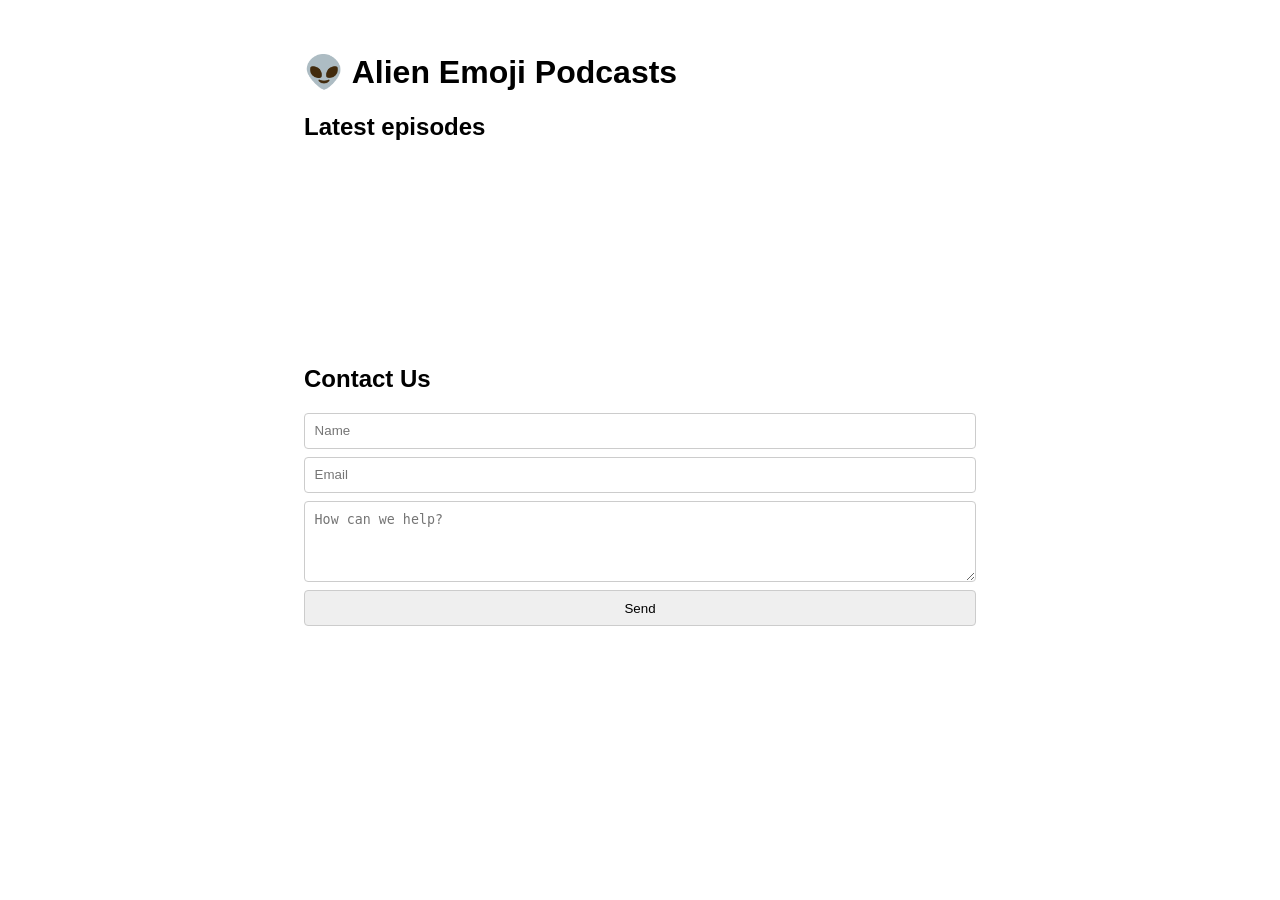
<file: website/index.html>
<!-- index.html skeleton -->
<!DOCTYPE html>
<html lang="en">

<head>
    <meta charset="utf-8" />
    <title>Alien Emoji Podcasts</title>
    <meta name="viewport" content="width=device-width,initial-scale=1">
    <style>
        body {
            font-family: sans-serif;
            max-width: 42rem;
            margin: 0 auto;
            padding: 2rem
        }

        iframe {
            width: 100%;
            border: 0;
            height: 180px
        }

        form {
            display: grid;
            gap: 0.5rem
        }

        input,
        textarea,
        button {
            padding: 0.6rem;
            border: 1px solid #ccc;
            border-radius: 4px
        }
    </style>
</head>

<body>
    <h1>👽 Alien Emoji Podcasts</h1>

    <section>
        <h2>Latest episodes</h2>
        <!-- Spotify show embed (auto-updates) -->
        <iframe src="https://open.spotify.com/embed/show/YOUR_SHOW_ID?utm_source=oembed" allowtransparency="true"
            loading="lazy"></iframe>
    </section>

    <section>
        <h2>Contact Us</h2>
        <form action="https://formspree.io/f/YOUR_FORM_ID" method="POST">
            <input type="text" name="name" placeholder="Name" required>
            <input type="email" name="_replyto" placeholder="Email" required>
            <textarea name="message" rows="4" placeholder="How can we help?" required></textarea>
            <button type="submit">Send</button>
        </form>
    </section>
</body>

</html>
</file>
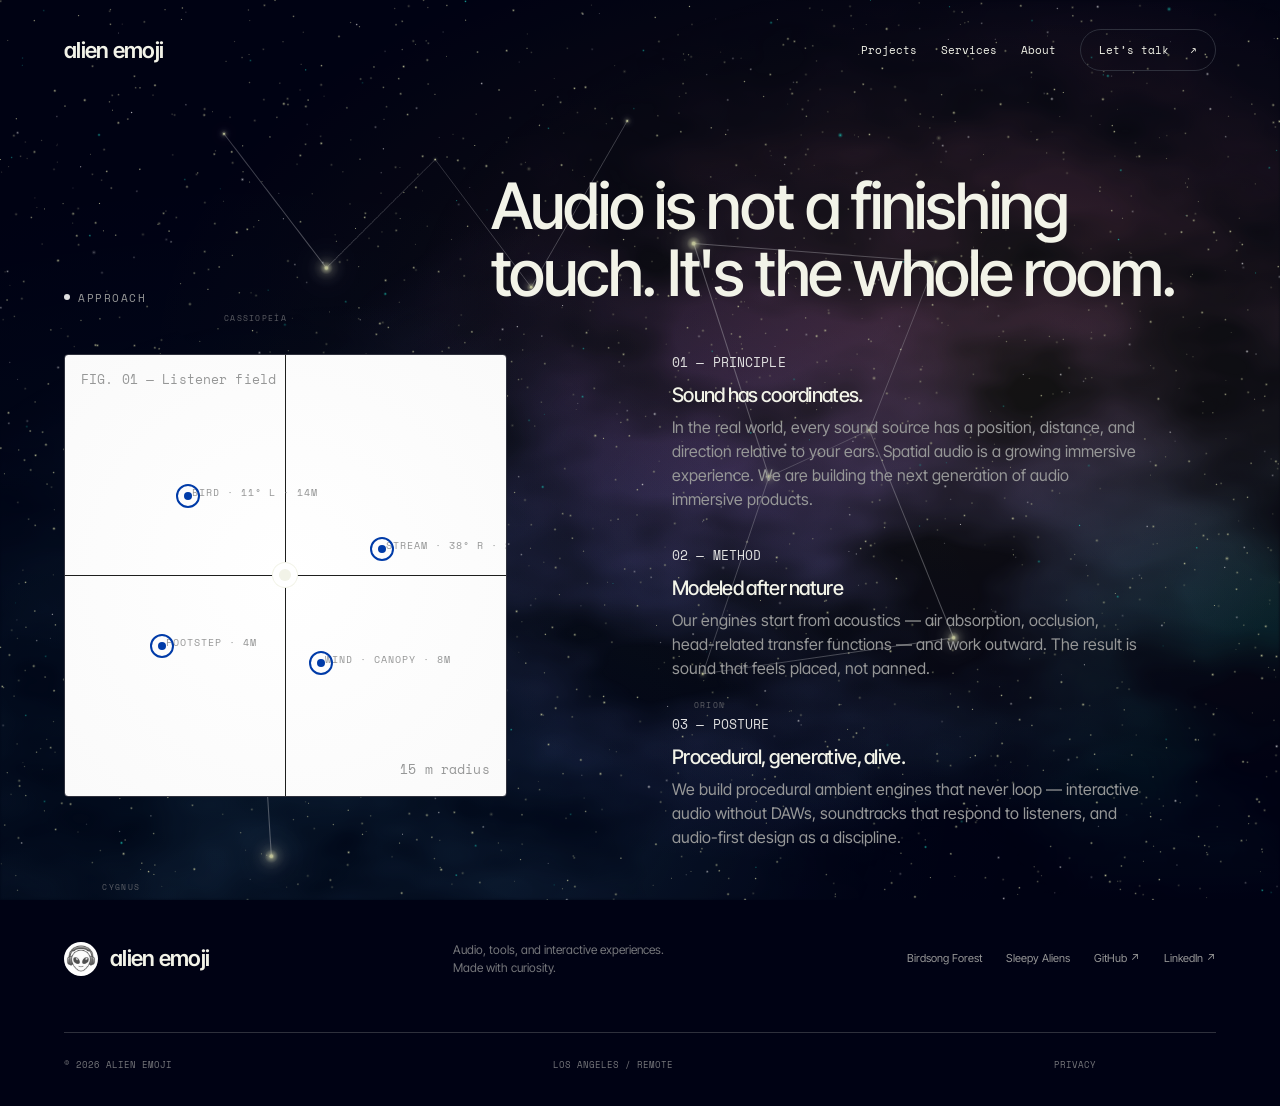
<file: approach.html>
<!doctype html>
<html lang="en">
<head>
<meta charset="utf-8" />
<meta name="viewport" content="width=device-width, initial-scale=1" />
<title>Approach — Alien Emoji</title>
<meta name="description" content="How Alien Emoji thinks about spatial audio — sound with coordinates, modeled after nature, procedural and alive." />

<link rel="preconnect" href="https://fonts.googleapis.com">
<link rel="preconnect" href="https://fonts.gstatic.com" crossorigin>
<link href="https://fonts.googleapis.com/css2?family=IBM+Plex+Mono:wght@400;500&family=Space+Mono:wght@400&family=Inter+Tight:ital,wght@0,400;0,500;0,600;0,700;1,400;1,500&family=family=JetBrains+Mono:wght@400;500&display=swap" rel="stylesheet">

<link rel="icon" href="assets/alienemoji-logo.ico" type="image/x-icon">
<link rel="stylesheet" href="styles.css">
<link rel="stylesheet" href="dynamic.css">
<script src="dynamic.js" defer></script>
<link rel="stylesheet" href="star-guitar.css?v=20261026">
<script type="module" src="star-guitar.mjs?v=20261026b"></script>
</head>
<body data-page="approach" data-screen-label="Approach">

<div id="site-nav"></div>

<main>

  <section class="section first product-hero-gradient" style="padding-top: 72px; padding-bottom: 56px;" data-screen-label="Approach · Hero">
    <div class="shell">
      <div class="section-head">
        <div>
          <div class="eyebrow"><span class="dot"></span>Approach</div>
        </div>
        <div>
          <h2 class="h1" style="margin: 0; max-width: 18ch;">
            Audio is not a finishing touch. It's the whole room.
          </h2>
        </div>
      </div>

      <div class="row">
        <div style="grid-column: span 5;">
          <div class="spatial" id="spatial-demo">
            <div class="spatial-axes"></div>
            <div class="spatial-listener" title="Listener"></div>
            <div class="spatial-source" style="left: 28%; top: 32%;">
              <span class="spatial-label">Bird · 11° L · 14m</span>
            </div>
            <div class="spatial-source" style="left: 72%; top: 44%; animation-delay: 1s;">
              <span class="spatial-label">Stream · 38° R · 22m</span>
            </div>
            <div class="spatial-source" style="left: 58%; top: 70%; animation-delay: 2s;">
              <span class="spatial-label">Wind · canopy · 8m</span>
            </div>
            <div class="spatial-source" style="left: 22%; top: 66%; animation-delay: 0.5s;">
              <span class="spatial-label">Footstep · 4m</span>
            </div>
            <div style="position: absolute; left: 16px; top: 16px;" class="mono">FIG. 01 — Listener field</div>
            <div style="position: absolute; right: 16px; bottom: 16px;" class="mono">15 m radius</div>
          </div>
        </div>

        <div style="grid-column: span 6 / -1;">
          <div style="display: grid; gap: 36px;">
            <div>
              <div class="mono" style="color: var(--accent); margin-bottom: 10px;">01 — PRINCIPLE</div>
              <h3 class="h3" style="margin: 0 0 8px;">Sound has coordinates.</h3>
              <p style="color: var(--muted); margin: 0; max-width: 52ch;">
                In the real world, every sound source has a position, distance,
                and direction relative to your ears. Spatial audio is a growing
                immersive experience. We are building the next generation of
                audio immersive products.
              </p>
            </div>
            <div>
              <div class="mono" style="color: var(--accent); margin-bottom: 10px;">02 — METHOD</div>
              <h3 class="h3" style="margin: 0 0 8px;">Modeled after nature</h3>
              <p style="color: var(--muted); margin: 0; max-width: 52ch;">
                Our engines start from acoustics — air absorption, occlusion,
                head-related transfer functions — and work outward. The result
                is sound that feels placed, not panned.
              </p>
            </div>
            <div>
              <div class="mono" style="color: var(--accent); margin-bottom: 10px;">03 — POSTURE</div>
              <h3 class="h3" style="margin: 0 0 8px;">Procedural, generative, alive.</h3>
              <p style="color: var(--muted); margin: 0; max-width: 52ch;">
                We build procedural ambient engines that never loop &mdash;
                interactive audio without DAWs, soundtracks that respond to
                listeners, and audio-first design as a discipline.
              </p>
            </div>
          </div>
        </div>
      </div>
    </div>
  </section>

</main>

<div id="site-footer"></div>








</body>
</html>
</file>
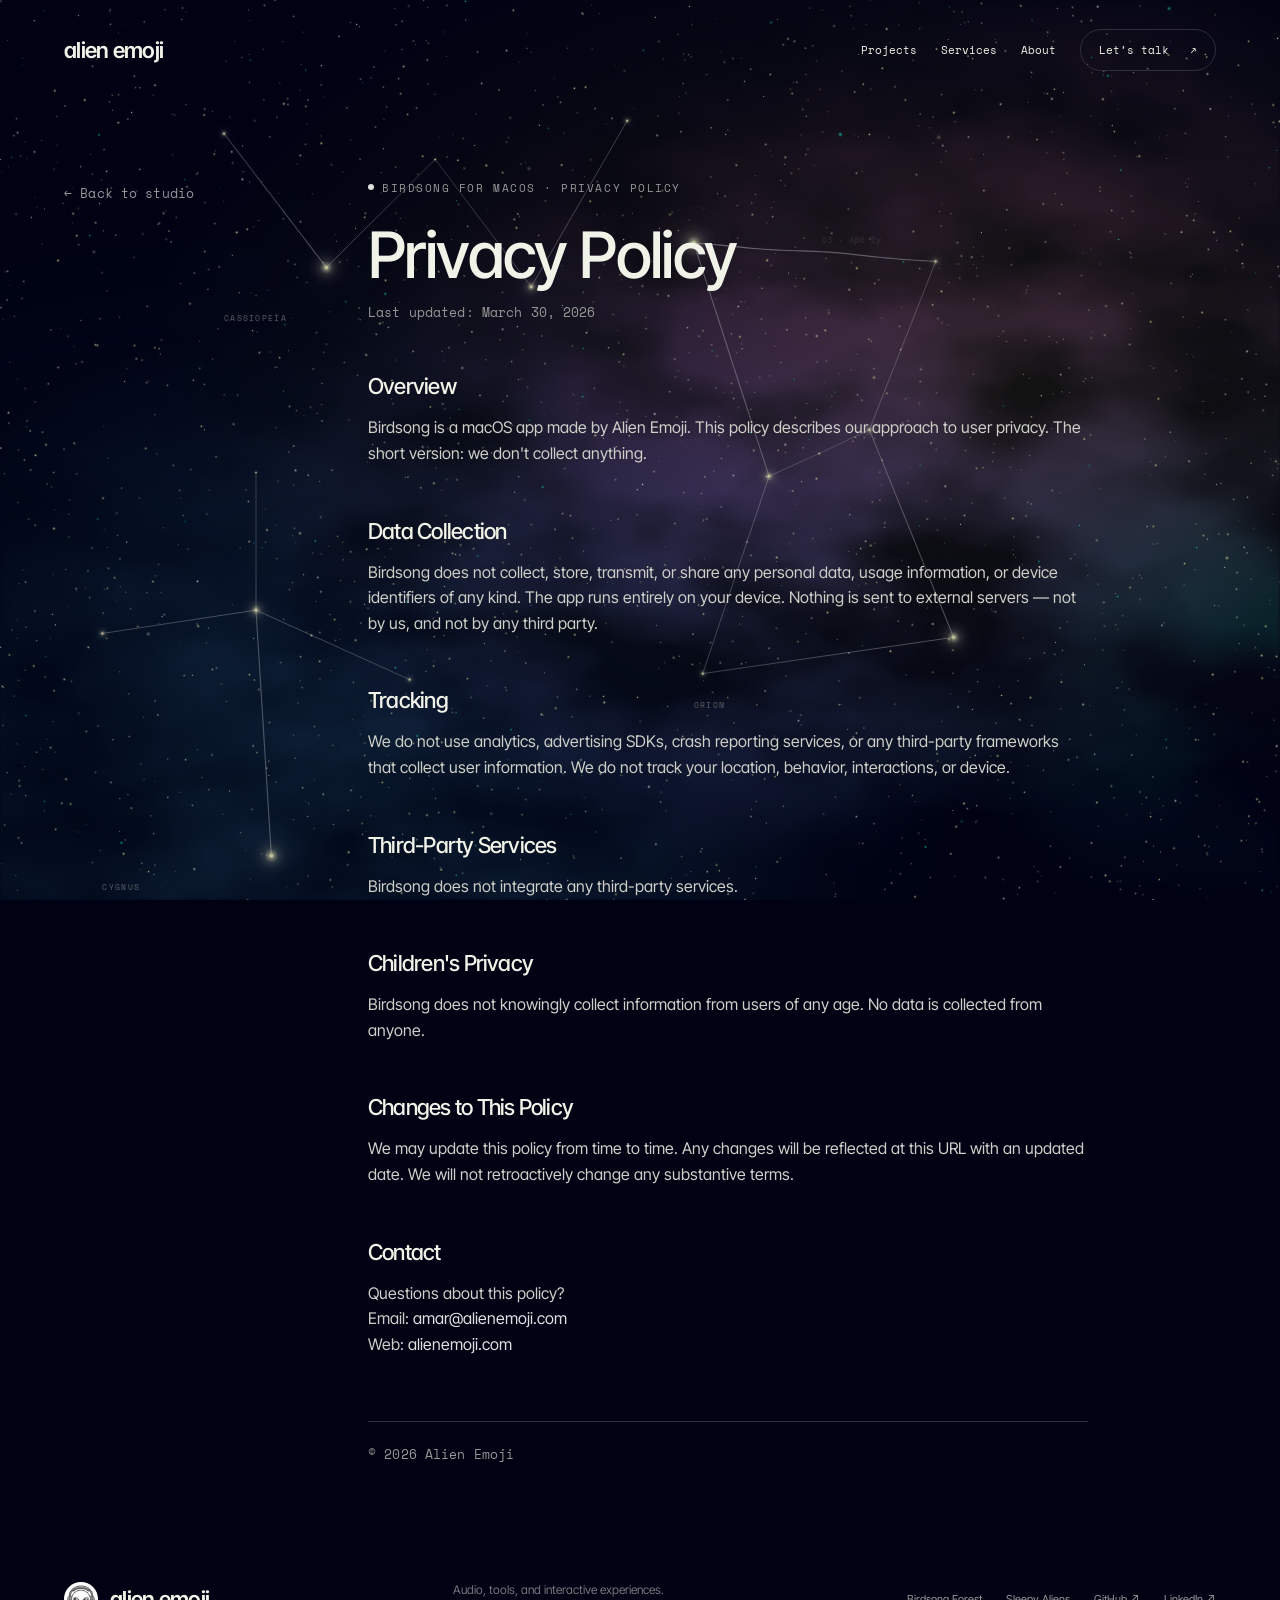
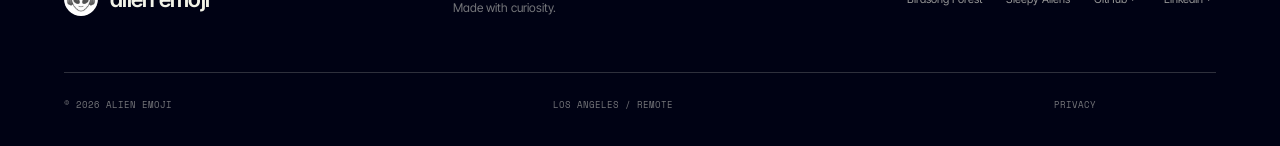
<file: privacy.html>
<!doctype html>
<html lang="en">
<head>
<meta charset="utf-8" />
<meta name="viewport" content="width=device-width, initial-scale=1" />
<title>Privacy Policy — Alien Emoji</title>
<meta name="description" content="Birdsong privacy policy. We don't collect anything." />

<link rel="preconnect" href="https://fonts.googleapis.com">
<link rel="preconnect" href="https://fonts.gstatic.com" crossorigin>
<link href="https://fonts.googleapis.com/css2?family=IBM+Plex+Mono:wght@400;500&family=Space+Mono:wght@400&family=Inter+Tight:ital,wght@0,400;0,500;0,600;0,700;1,400&family=family=JetBrains+Mono:wght@400;500&display=swap" rel="stylesheet">
<link rel="icon" href="assets/alienemoji-logo.ico" type="image/x-icon">
<link rel="stylesheet" href="styles.css">
<link rel="stylesheet" href="dynamic.css">
<script src="dynamic.js" defer></script>
<link rel="stylesheet" href="star-guitar.css?v=20261026">
<script type="module" src="star-guitar.mjs?v=20261026b"></script>
<style>
  .legal { max-width: 720px; }
  .legal h2 {
    font-size: 22px; letter-spacing: -0.015em; font-weight: 500;
    margin: 48px 0 12px;
  }
  .legal p { color: var(--ink-2); margin: 0 0 16px; line-height: 1.6; font-size: 16px; }
  .legal a { color: var(--accent); }
  .legal a:hover { text-decoration: underline; }
</style>
</head>
<body data-page="privacy" data-screen-label="Privacy">

<div id="site-nav"></div>

<main>
  <section class="section first" style="padding: 80px 0;">
    <div class="shell">
      <div class="row">
        <div style="grid-column: span 3;">
          <a href="index.html" class="mono" style="color: var(--muted);">← Back to studio</a>
        </div>
        <div style="grid-column: span 8;" class="legal">
          <div class="eyebrow" style="margin-bottom: 24px;"><span class="dot"></span>Birdsong for macOS · Privacy Policy</div>
          <h1 class="h1" style="margin: 0 0 16px;">Privacy Policy</h1>
          <div class="mono" style="margin-bottom: 40px;">Last updated: March 30, 2026</div>

          <h2>Overview</h2>
          <p>Birdsong is a macOS app made by Alien Emoji. This policy describes our approach to user privacy. The short version: we don't collect anything.</p>

          <h2>Data Collection</h2>
          <p>Birdsong does not collect, store, transmit, or share any personal data, usage information, or device identifiers of any kind. The app runs entirely on your device. Nothing is sent to external servers — not by us, and not by any third party.</p>

          <h2>Tracking</h2>
          <p>We do not use analytics, advertising SDKs, crash reporting services, or any third-party frameworks that collect user information. We do not track your location, behavior, interactions, or device.</p>

          <h2>Third-Party Services</h2>
          <p>Birdsong does not integrate any third-party services.</p>

          <h2>Children's Privacy</h2>
          <p>Birdsong does not knowingly collect information from users of any age. No data is collected from anyone.</p>

          <h2>Changes to This Policy</h2>
          <p>We may update this policy from time to time. Any changes will be reflected at this URL with an updated date. We will not retroactively change any substantive terms.</p>

          <h2>Contact</h2>
          <p>Questions about this policy?<br>
          Email: <a href="mailto:amar@alienemoji.com">amar@alienemoji.com</a><br>
          Web: <a href="index.html">alienemoji.com</a></p>

          <div style="margin-top: 64px; padding-top: 24px; border-top: 1px solid var(--line);" class="mono">
            © 2026 Alien Emoji
          </div>
        </div>
      </div>
    </div>
  </section>
</main>

<div id="site-footer"></div>

</body>
</html>
</file>
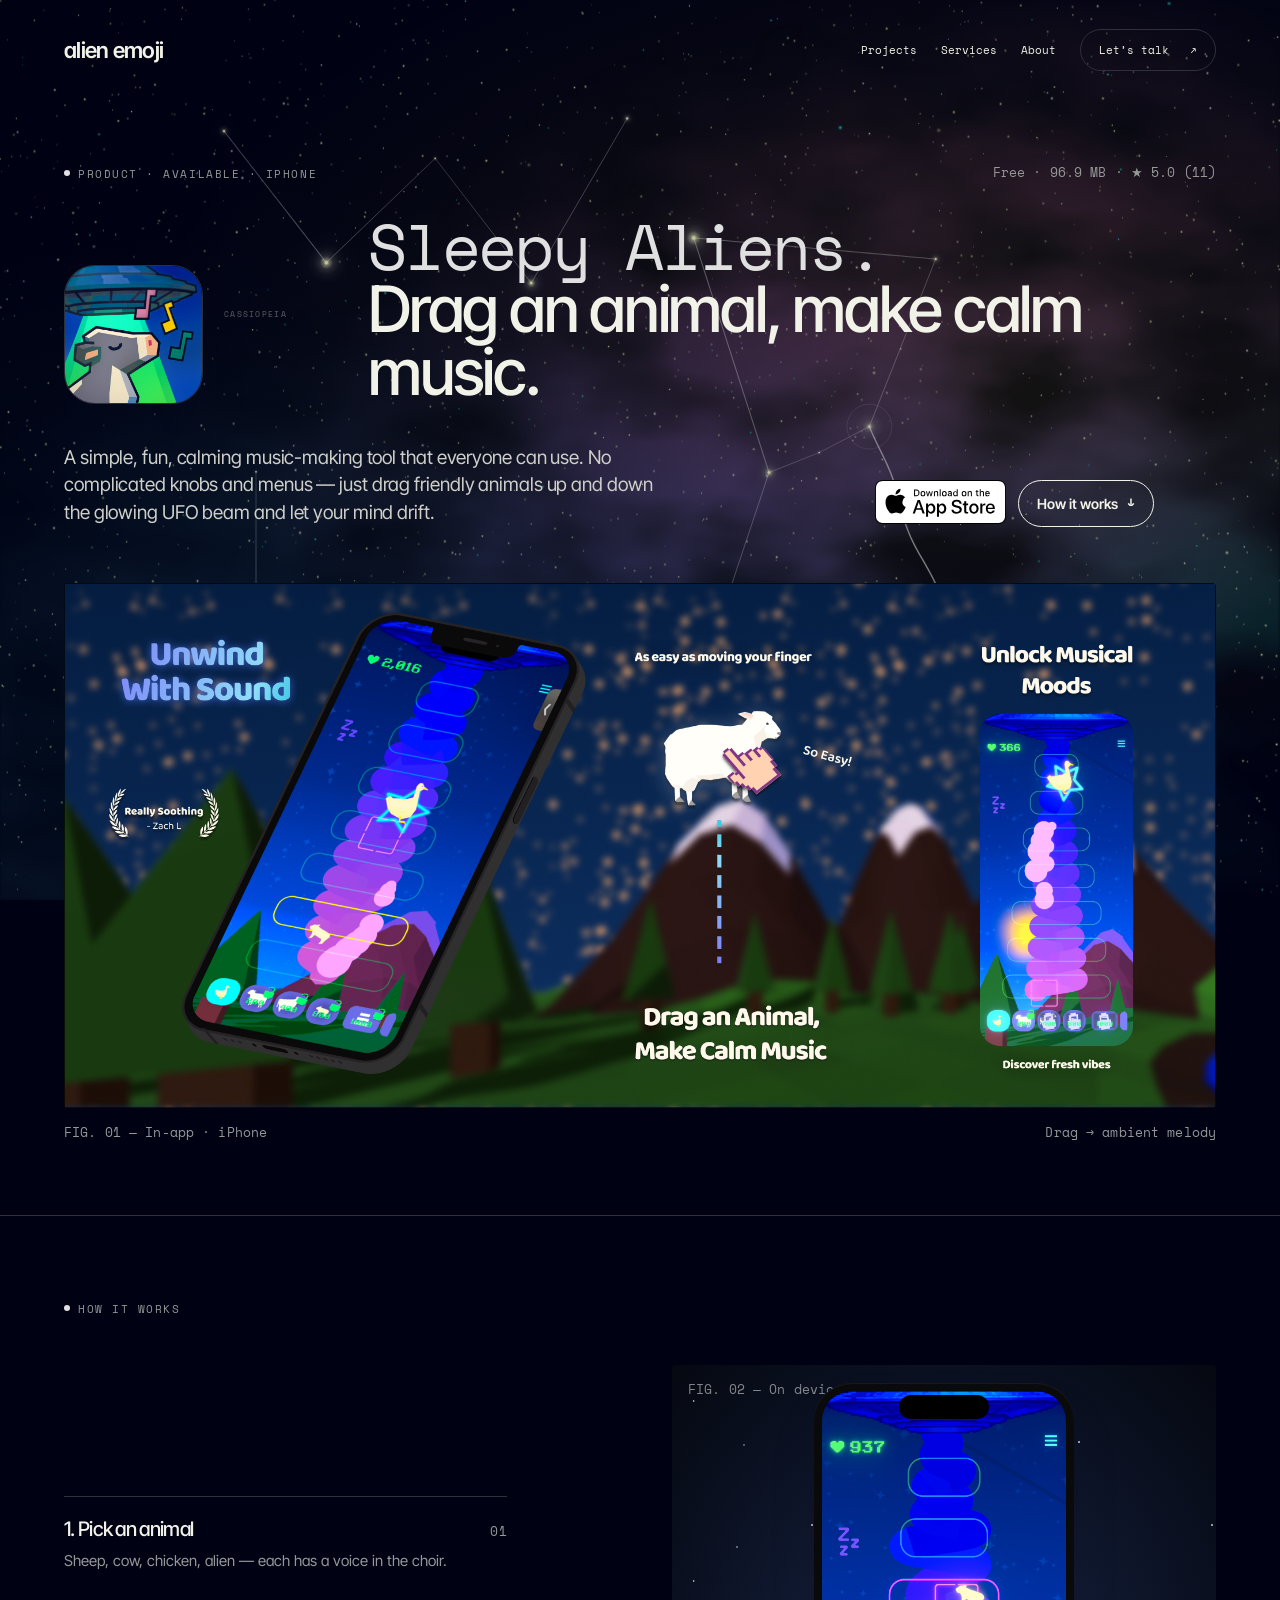
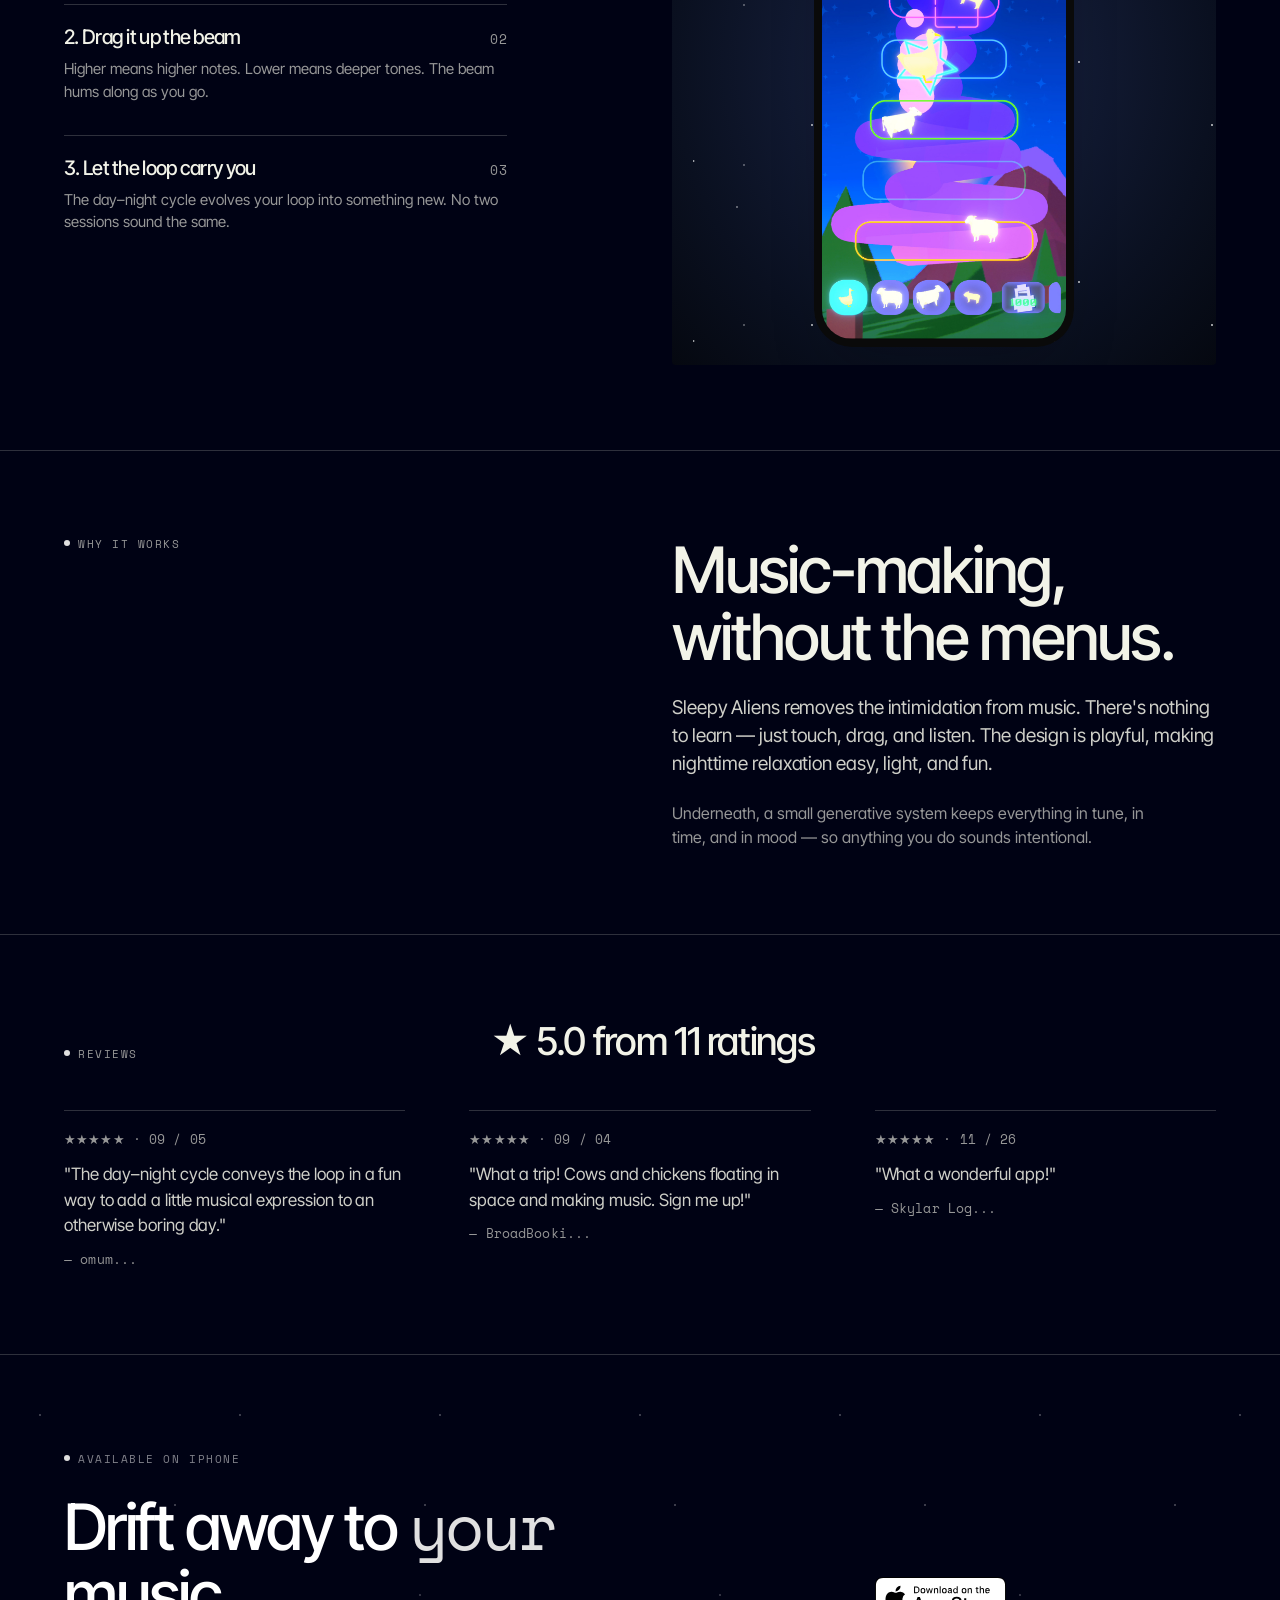
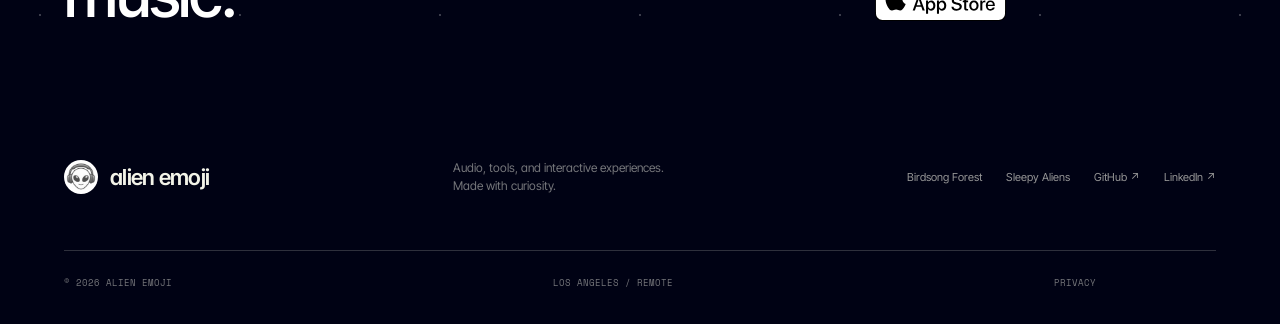
<file: sleepy-aliens.html>
<!doctype html>
<html lang="en">
<head>
<meta charset="utf-8" />
<meta name="viewport" content="width=device-width, initial-scale=1" />
<title>Sleepy Aliens — Ambient lullaby maker · Alien Emoji</title>
<meta name="description" content="An ambient lullaby maker for iPhone. Drag friendly animals up and down a glowing UFO beam to compose calm, evolving music." />

<link rel="preconnect" href="https://fonts.googleapis.com">
<link rel="preconnect" href="https://fonts.gstatic.com" crossorigin>
<link href="https://fonts.googleapis.com/css2?family=IBM+Plex+Mono:wght@400;500&family=Space+Mono:wght@400&family=Inter+Tight:ital,wght@0,400;0,500;0,600;0,700;1,400&family=family=JetBrains+Mono:wght@400;500&display=swap" rel="stylesheet">
<link rel="icon" href="assets/alienemoji-logo.ico" type="image/x-icon">
<link rel="stylesheet" href="styles.css">
<link rel="stylesheet" href="dynamic.css">
<script src="dynamic.js" defer></script>
<link rel="stylesheet" href="star-guitar.css?v=20261026">
<script type="module" src="star-guitar.mjs?v=20261026b"></script>
</head>
<body data-page="sleepy-aliens" data-screen-label="Sleepy Aliens">

<div id="site-nav"></div>

<main>

  <!-- HERO -->
  <section class="section first product-hero-gradient" style="padding: 64px 0 72px;" data-screen-label="Sleepy · Hero">
    <div class="shell">
      <div class="hero-meta-bar" style="display: flex; justify-content: space-between; align-items: end; margin-bottom: 32px;">
        <div>
          <div class="eyebrow"><span class="dot"></span>Product · Available · iPhone</div>
        </div>
        <div class="mono">Free · 96.9 MB · ★ 5.0 (11)</div>
      </div>

      <div class="row" style="align-items: end; margin-bottom: 40px;">
        <div class="hero-icon-col" style="grid-column: span 2;">
          <img src="assets/sleepy-aliens-icon.png" alt="Sleepy Aliens app icon — a sleeping cow under a UFO beam"
               class="hero-app-icon"
               style="width: 100%; aspect-ratio: 1; border-radius: 22%; border: 1px solid var(--line); display: block;" />
        </div>
        <div class="hero-title-col" style="grid-column: span 9 / -1;">
          <h1 class="h-display" style="margin: 0;">
            <span style="font-family: var(--f-mono); font-style: normal; color: var(--accent); font-weight: 400;">Sleepy Aliens.</span><br>
            Drag an animal, make calm music.
          </h1>
        </div>
      </div>

      <div class="row" style="margin-bottom: 56px; align-items: end;">
        <div style="grid-column: span 7;">
          <p class="lead" style="margin: 0;">
            A simple, fun, calming music-making tool that everyone can use.
            No complicated knobs and menus — just drag friendly animals up and
            down the glowing UFO beam and let your mind drift.
          </p>
        </div>
        <div style="grid-column: span 4 / -1; display: flex; gap: 12px; flex-wrap: wrap;">
          <a class="appstore-badge" href="https://apps.apple.com/us/app/sleepy-aliens/id6472541742" target="_blank" rel="noopener" aria-label="Download Sleepy Aliens on the App Store">
            <img src="assets/Download_on_the_App_Store_Badge_US-UK_RGB_wht_092917.svg" alt="Download on the App Store" />
          </a>
          <a class="btn btn-ghost" href="#how">How it works <span class="arrow">↓</span></a>
        </div>
      </div>

      <!-- Banner: full app store iphone screenshots -->
      <div style="position: relative; border-radius: 4px; overflow: hidden; background: linear-gradient(160deg, #0e1628 0%, #1a2547 50%, #2d4a8a 100%); padding: 0;">
        <img src="assets/sleepy-banner.jpg" alt="Sleepy Aliens screenshots — iPhone gameplay" style="width: 100%; height: auto; display: block;" />
      </div>
      <div style="display: flex; justify-content: space-between; padding-top: 16px;">
        <div class="mono">FIG. 01 — In-app · iPhone</div>
        <div class="mono">Drag → ambient melody</div>
      </div>
    </div>
  </section>

  <!-- KPI -->
  <!-- <section style="padding: 40px 0;">
    <div class="shell">
      <div class="kpi-row">
        <div class="kpi"><div class="k">Platform</div><div class="v">iOS · iPhone</div></div>
        <div class="kpi"><div class="k">Category</div><div class="v">Health &amp; Fitness</div></div>
        <div class="kpi"><div class="k">Audio</div><div class="v">Generative · Ambient</div></div>
        <div class="kpi"><div class="k">Price</div><div class="v">Free</div></div>
      </div>
    </div>
  </section> -->

  <!-- HOW IT WORKS -->
  <section class="section" id="how" data-screen-label="Sleepy · How">
    <div class="shell">
      <div class="section-head">
        <div><div class="eyebrow"><span class="dot"></span>How it works</div></div>
        <div>
          <!-- <h2 class="h1" style="margin: 0; max-width: 18ch;">
            As easy as moving your&nbsp;finger.
          </h2> -->
        </div>
      </div>

      <div class="row" style="align-items: center;">
        <div style="grid-column: span 5;">
          <div style="display: grid; gap: 32px;">
            <div style="border-top: 1px solid var(--line); padding-top: 20px;">
              <div style="display: flex; justify-content: space-between; align-items: baseline; margin-bottom: 8px;">
                <h3 class="h3" style="margin: 0;">1. Pick an animal</h3>
                <span class="mono">01</span>
              </div>
              <p style="color: var(--muted); margin: 0; font-size: 15px;">
                Sheep, cow, chicken, alien — each has a voice in the choir.
              </p>
            </div>
            <div style="border-top: 1px solid var(--line); padding-top: 20px;">
              <div style="display: flex; justify-content: space-between; align-items: baseline; margin-bottom: 8px;">
                <h3 class="h3" style="margin: 0;">2. Drag it up the beam</h3>
                <span class="mono">02</span>
              </div>
              <p style="color: var(--muted); margin: 0; font-size: 15px;">
                Higher means higher notes. Lower means deeper tones. The beam
                hums along as you go.
              </p>
            </div>
            <div style="border-top: 1px solid var(--line); padding-top: 20px;">
              <div style="display: flex; justify-content: space-between; align-items: baseline; margin-bottom: 8px;">
                <h3 class="h3" style="margin: 0;">3. Let the loop carry you</h3>
                <span class="mono">03</span>
              </div>
              <p style="color: var(--muted); margin: 0; font-size: 15px;">
                The day–night cycle evolves your loop into something new.
                No two sessions sound the same.
              </p>
            </div>
          </div>
        </div>

        <div class="starfield-panel" style="grid-column: span 6 / -1; display: flex; justify-content: center; align-items: center; min-height: 600px;
                    background: radial-gradient(ellipse at 50% 50%, #1a2547 0%, #0a1020 70%, #050810 100%);
                    border-radius: 4px; position: relative; overflow: hidden;">
          <!-- Starfield -->
          <div style="position: absolute; inset: 0;
                      background-image:
                        radial-gradient(circle at 12% 20%, #fff 0.6px, transparent 1.2px),
                        radial-gradient(circle at 85% 35%, #fff 0.8px, transparent 1.4px),
                        radial-gradient(circle at 25% 70%, #fff 0.5px, transparent 1px),
                        radial-gradient(circle at 70% 80%, #fff 0.7px, transparent 1.3px),
                        radial-gradient(circle at 45% 50%, #fff 0.4px, transparent 1px);
                      background-size: 180px 180px, 220px 220px, 260px 260px, 200px 200px, 160px 160px;
                      opacity: 0.6;"></div>
          <!-- iPhone frame -->
          <div class="iphone" style="position: relative; z-index: 2;">
            <div class="iphone-notch"></div>
            <div class="iphone-screen">
              <img src="assets/sleepy-2.jpg" alt="Sleepy Aliens gameplay" style="width: 100%; height: 100%; object-fit: cover;" />
            </div>
          </div>
          <div class="mono" style="position: absolute; left: 16px; top: 16px; color: rgba(255,255,255,0.5);">FIG. 02 — On device</div>
        </div>
      </div>
    </div>
  </section>

  <!-- PHILOSOPHY -->
  <section class="section" data-screen-label="Sleepy · Philosophy">
    <div class="shell">
      <div class="row">
        <div style="grid-column: span 5;">
          <div class="eyebrow" style="margin-bottom: 24px;"><span class="dot"></span>Why it works</div>
        </div>
        <div style="grid-column: span 6 / -1;">
          <h2 class="h1" style="margin: 0 0 24px; max-width: 16ch;">
            Music-making, without the&nbsp;menus.
          </h2>
          <p class="lead" style="margin: 0 0 24px;">
            Sleepy Aliens removes the intimidation from music. There's nothing
            to learn — just touch, drag, and listen. The design is playful,
            making nighttime relaxation easy, light, and fun.
          </p>
          <p style="color: var(--muted); margin: 0; max-width: 56ch;">
            Underneath, a small generative system keeps everything in tune,
            in time, and in mood — so anything you do sounds intentional.
          </p>
        </div>
      </div>
    </div>
  </section>

  <!-- REVIEWS -->
  <section class="section" data-screen-label="Sleepy · Reviews">
    <div class="shell">
      <div class="section-head">
        <div><div class="eyebrow"><span class="dot"></span>Reviews</div></div>
        <div><h2 class="h2" style="margin: 0;">★ 5.0 from 11 ratings</h2></div>
      </div>
      <div class="row">
        <figure style="grid-column: span 4; margin: 0; border-top: 1px solid var(--line); padding-top: 20px;">
          <div class="mono" style="margin-bottom: 12px;">★★★★★ · 09 / 05</div>
          <blockquote style="margin: 0 0 12px; font-size: 17px; letter-spacing: -0.005em; color: var(--ink-2);">
            "The day–night cycle conveys the loop in a fun way to add a little
            musical expression to an otherwise boring day."
          </blockquote>
          <figcaption class="mono">— omum...</figcaption>
        </figure>
        <figure style="grid-column: span 4; margin: 0; border-top: 1px solid var(--line); padding-top: 20px;">
          <div class="mono" style="margin-bottom: 12px;">★★★★★ · 09 / 04</div>
          <blockquote style="margin: 0 0 12px; font-size: 17px; letter-spacing: -0.005em; color: var(--ink-2);">
            "What a trip! Cows and chickens floating in space and making music.
            Sign me up!"
          </blockquote>
          <figcaption class="mono">— BroadBooki...</figcaption>
        </figure>
        <figure style="grid-column: span 4; margin: 0; border-top: 1px solid var(--line); padding-top: 20px;">
          <div class="mono" style="margin-bottom: 12px;">★★★★★ · 11 / 26</div>
          <blockquote style="margin: 0 0 12px; font-size: 17px; letter-spacing: -0.005em; color: var(--ink-2);">
            "What a wonderful app!"
          </blockquote>
          <figcaption class="mono">— Skylar Log...</figcaption>
        </figure>
      </div>
    </div>
  </section>

  <!-- CTA -->
  <section class="section cta-section" style="color: #fff; padding: 96px 0; position: relative; overflow: hidden;">
    <div style="position: absolute; inset: 0;
                background-image:
                  radial-gradient(circle at 20% 30%, #fff 0.5px, transparent 1px),
                  radial-gradient(circle at 70% 60%, #fff 0.5px, transparent 1px),
                  radial-gradient(circle at 40% 80%, #fff 0.4px, transparent 1px);
                background-size: 200px 200px, 250px 250px, 300px 300px;
                opacity: 0.4; pointer-events: none;"></div>
    <div class="shell" style="position: relative;">
      <div class="row" style="align-items: end;">
        <div style="grid-column: span 7;">
          <div class="eyebrow" style="color: rgba(255,255,255,0.5); margin-bottom: 24px;">
            <span class="dot" style="background: var(--accent);"></span>Available on iPhone
          </div>
          <h2 class="h1" style="margin: 0; max-width: 14ch;">
            Drift away to <em style="font-family: var(--f-mono); color: var(--accent);">your</em> music.
          </h2>
        </div>
        <div style="grid-column: span 4 / -1;">
          <a class="appstore-badge" href="https://apps.apple.com/us/app/sleepy-aliens/id6472541742" target="_blank" rel="noopener" aria-label="Download Sleepy Aliens on the App Store">
            <img src="assets/Download_on_the_App_Store_Badge_US-UK_RGB_wht_092917.svg" alt="Download on the App Store" />
          </a>
        </div>
      </div>
    </div>
  </section>

</main>

<div id="site-footer"></div>








</body>
</html>
</file>
<file: styles.css>
/* Alien Emoji — studio site
   Architectural minimal: pure white, tight grid, mono accents, deep amber signal.
*/

:root {
  --bg: #ffffff;
  --ink: #0a0a0a;
  --ink-2: #1a1a1a;
  --muted: #6b6b6b;
  --muted-2: #9a9a9a;
  --line: #e6e6e6;
  --line-2: #f0f0f0;
  --accent: #c4691a;       /* deep amber, nods to Birdsong wordmark */
  --accent-soft: #f5ead9;
  --signal: #c4691a;

  --f-sans: "Inter Tight", "Helvetica Neue", Helvetica, Arial, sans-serif;
  --f-mono: "JetBrains Mono", ui-monospace, "SF Mono", Menlo, monospace;
  --f-display: "Inter Tight", "Helvetica Neue", Helvetica, Arial, sans-serif;
  --f-serif: "DM Serif Display", Georgia, serif;

  --max: 1200px;
  --gutter: 30px;
}

* { box-sizing: border-box; }
html, body { margin: 0; padding: 0; }

html { scroll-behavior: smooth; }

body {
  font-family: var(--f-sans);
  font-feature-settings: "ss01", "cv11";
  background: var(--bg);
  color: var(--ink);
  font-size: 16px;
  line-height: 1.5;
  -webkit-font-smoothing: antialiased;
  -moz-osx-font-smoothing: grayscale;
  text-rendering: optimizeLegibility;
}

a { color: inherit; text-decoration: none; }
img { max-width: 100%; display: block; }

::selection { background: var(--accent); color: #fff; }

/* ---------- shell ---------- */

.shell {
  max-width: var(--max);
  margin: 0 auto;
  padding: 0 var(--gutter);
}

/* ---------- nav ---------- */

.nav {
  position: sticky;
  top: 0;
  z-index: 50;
  background: rgba(255,255,255,0.88);
  backdrop-filter: saturate(140%) blur(16px);
  -webkit-backdrop-filter: saturate(140%) blur(16px);
  border-bottom: 1px solid var(--line);
}

.nav-inner {
  display: flex;
  align-items: center;
  justify-content: flex-start;
  height: 64px;
  gap: 40px;
}

.brand {
  display: flex;
  align-items: center;
  gap: 12px;
  font-weight: 600;
  letter-spacing: -0.01em;
  font-size: 15px;
}
.brand-mark {
  width: 26px; height: 26px;
  border-radius: 6px;
  background: url('assets/alienemoji-logo.jpg') center/cover no-repeat, #fff;
  display: inline-block;
  flex-shrink: 0;
}

.nav-links {
  display: flex; align-items: center; gap: 28px;
  font-size: 13.5px;
  color: var(--ink-2);
}
.nav-links a {
  position: relative;
  color: var(--ink-2);
  transition: color .15s ease;
}
.nav-links a:hover { color: var(--accent); }
.nav-links a.active { color: var(--accent); }
.brand.active { color: var(--accent); }
.nav-links a.active::after {
  content: ""; position: absolute; left: 0; right: 0; bottom: -22px;
  height: 1px; background: var(--accent);
}

.nav-cta {
  font-family: var(--f-mono);
  font-size: 12px;
  letter-spacing: 0.02em;
  color: var(--muted);
  margin-left: auto;
}

/* ---------- type system ---------- */

.eyebrow {
  font-family: var(--f-mono);
  font-size: 11px;
  letter-spacing: 0.14em;
  text-transform: uppercase;
  color: var(--muted);
}
.eyebrow .dot {
  display: inline-block;
  width: 6px; height: 6px; border-radius: 999px;
  background: var(--accent);
  margin-right: 8px;
  vertical-align: 2px;
}

.h-display {
  font-family: var(--f-display);
  font-weight: 500;
  letter-spacing: -0.035em;
  line-height: 0.98;
  font-size: clamp(56px, 8vw, 112px);
}
.h-display em {
  font-style: italic;
  font-family: var(--f-serif);
  font-weight: 400;
  letter-spacing: -0.02em;
}

.h1 {
  font-weight: 500;
  letter-spacing: -0.025em;
  line-height: 1.05;
  font-size: clamp(40px, 5vw, 64px);
}
.h2 {
  font-weight: 500;
  letter-spacing: -0.02em;
  line-height: 1.1;
  font-size: clamp(28px, 3vw, 40px);
}
.h3 {
  font-weight: 500;
  letter-spacing: -0.015em;
  line-height: 1.2;
  font-size: 20px;
}

.lead {
  font-size: 19px;
  line-height: 1.45;
  color: var(--ink-2);
  max-width: 56ch;
  letter-spacing: -0.005em;
}

.mono {
  font-family: var(--f-mono);
  font-size: 12.5px;
  letter-spacing: 0.01em;
  color: var(--muted);
}

/* ---------- buttons ---------- */

.btn {
  display: inline-flex;
  align-items: center;
  gap: 10px;
  padding: 12px 18px;
  border-radius: 999px;
  font-size: 14px;
  font-weight: 500;
  letter-spacing: -0.005em;
  border: 1px solid transparent;
  transition: all .18s ease;
  cursor: pointer;
}
.btn-primary {
  background: var(--ink);
  color: #fff;
}
.btn-primary:hover { background: var(--accent); }
.btn-ghost {
  background: transparent;
  color: var(--ink);
  border-color: var(--ink);
  font-weight: 600;
}
.btn-ghost:hover { background: var(--ink); color: #fff; }

.appstore-badge {
  display: inline-block;
  line-height: 0;
  transition: opacity .18s ease, transform .18s ease;
}
.appstore-badge img { height: 44px; width: auto; display: block; }
.appstore-badge:hover { opacity: .85; transform: translateY(-1px); }

.btn .arrow {
  font-family: var(--f-mono);
  font-size: 13px;
  transform: translateX(0);
  transition: transform .18s ease;
}
.btn:hover .arrow { transform: translateX(3px); }

/* ---------- grid utilities ---------- */

.row {
  display: grid;
  grid-template-columns: repeat(12, 1fr);
  gap: var(--gutter);
}

.section {
  padding: 96px 0;
  border-top: 1px solid var(--line);
}
.section.tight { padding: 64px 0; }
.section.first { border-top: none; }

.section-head {
  display: grid;
  grid-template-columns: 1fr 2fr;
  gap: var(--gutter);
  margin-bottom: 48px;
  align-items: end;
}

/* ---------- gradient hero band ---------- */

.hero-gradient {
  background:
    radial-gradient(ellipse 80% 60% at 10% 30%, rgba(30, 20, 70, 0.07) 0%, transparent 70%),
    radial-gradient(ellipse 60% 50% at 90% 80%, rgba(196, 105, 26, 0.06) 0%, transparent 65%),
    linear-gradient(160deg, #f9f6ff 0%, #fff8f2 50%, #fafcff 100%);
}

/* ---------- products section gradient ---------- */

.products-gradient {
  background:
    radial-gradient(ellipse 100% 70% at 50% 0%, rgba(22, 14, 58, 0.04) 0%, transparent 70%),
    linear-gradient(180deg, #f7f5ff 0%, #ffffff 60%);
}

/* ---------- footer ---------- */

.footer {
  border-top: 1px solid var(--line);
  padding: 64px 0 32px;
  font-size: 13.5px;
  color: var(--muted);
}
.footer-grid {
  display: grid;
  grid-template-columns: 2fr 1fr 1fr 1fr;
  gap: var(--gutter);
  margin-bottom: 80px;
}
.footer h4 {
  font-family: var(--f-mono);
  font-size: 11px;
  letter-spacing: 0.14em;
  text-transform: uppercase;
  color: var(--ink);
  margin: 0 0 18px;
  font-weight: 500;
}
.footer ul { list-style: none; padding: 0; margin: 0; display: grid; gap: 10px; }
.footer a:hover { color: var(--accent); }

.footer-bottom {
  display: flex;
  justify-content: space-between;
  align-items: center;
  padding-top: 24px;
  border-top: 1px solid var(--line);
  font-family: var(--f-mono);
  font-size: 11px;
  letter-spacing: 0.06em;
  text-transform: uppercase;
  color: var(--muted-2);
}

/* ---------- big ASCII-ish wordmark display ---------- */

.colossus {
  font-family: var(--f-display);
  font-weight: 500;
  letter-spacing: -0.045em;
  line-height: 0.86;
  font-size: clamp(72px, 14vw, 220px);
}
.colossus em {
  font-style: italic;
  font-family: var(--f-serif);
  font-weight: 400;
  letter-spacing: -0.02em;
  color: var(--accent);
}

/* ---------- ticker ---------- */

.ticker {
  border-top: 1px solid var(--line);
  border-bottom: 1px solid var(--line);
  overflow: hidden;
  white-space: nowrap;
  font-family: var(--f-mono);
  font-size: 12px;
  letter-spacing: 0.06em;
  text-transform: uppercase;
  color: var(--muted);
}
.ticker-track {
  display: inline-block;
  padding: 14px 0;
  animation: ticker 40s linear infinite;
}
.ticker-track span { margin: 0 32px; }
.ticker-track .sep { color: var(--accent); }
@keyframes ticker {
  from { transform: translateX(0); }
  to { transform: translateX(-50%); }
}

/* ---------- card primitives ---------- */

.card {
  border: 1px solid var(--line);
  border-radius: 4px;
  background: #fff;
  overflow: hidden;
  transition: border-color .2s ease, transform .3s ease;
}
.card:hover { border-color: var(--ink); }
.card-media {
  aspect-ratio: 16 / 10;
  background: #f5f5f5;
  position: relative;
  overflow: hidden;
}
.card-body { padding: 24px; }
.card-meta {
  display: flex; justify-content: space-between;
  font-family: var(--f-mono);
  font-size: 11px;
  letter-spacing: 0.1em;
  text-transform: uppercase;
  color: var(--muted);
  margin-bottom: 12px;
}

/* ---------- specimen helpers (placeholders) ---------- */

.placeholder {
  background:
    repeating-linear-gradient(
      135deg,
      #f5f5f5 0,
      #f5f5f5 6px,
      #fafafa 6px,
      #fafafa 12px
    );
  display: flex;
  align-items: center;
  justify-content: center;
  font-family: var(--f-mono);
  font-size: 11px;
  letter-spacing: 0.12em;
  text-transform: uppercase;
  color: var(--muted-2);
}

/* ---------- spatial audio diagram (home) ---------- */

.spatial {
  position: relative;
  aspect-ratio: 1 / 1;
  width: 100%;
  container-type: size;
  border: 1px solid var(--line);
  border-radius: 4px;
  background:
    radial-gradient(circle at 50% 50%, #fff 0%, #fafafa 100%);
  overflow: hidden;
}
.spatial-ring {
  position: absolute;
  border-radius: 50%;
  top: 50%; left: 50%;
  /* cqmin = min(container width, container height) — always circular */
  width:  var(--ring-size);
  height: var(--ring-size);
  transform: translate(-50%, -50%);
  pointer-events: none;
}
.spatial-ring--outer {
  --ring-size: 76cqmin;
  border: 1px solid var(--line);
}
.spatial-ring--inner {
  --ring-size: 44cqmin;
  border: 1px solid var(--line-2);
}
.spatial-axes {
  position: absolute;
  inset: 0;
  background:
    linear-gradient(to right, transparent calc(50% - 0.5px), var(--line-2) calc(50% - 0.5px), var(--line-2) calc(50% + 0.5px), transparent calc(50% + 0.5px)),
    linear-gradient(to bottom, transparent calc(50% - 0.5px), var(--line-2) calc(50% - 0.5px), var(--line-2) calc(50% + 0.5px), transparent calc(50% + 0.5px));
}
.spatial-listener {
  position: absolute;
  left: 50%; top: 50%;
  width: 12px; height: 12px;
  background: var(--ink);
  border-radius: 999px;
  transform: translate(-50%,-50%);
  box-shadow: 0 0 0 6px #fff, 0 0 0 7px var(--ink);
}
.spatial-source {
  position: absolute;
  width: 8px; height: 8px;
  background: #003ba8;
  border-radius: 999px;
  transform: translate(-50%,-50%);
}
.spatial-source::after {
  content: "";
  position: absolute;
  inset: -8px;
  border-radius: 999px;
  border: 2px solid #003ba8;
  opacity: 1.0;
  animation: pulse 3.2s ease-in-out infinite;
}
@keyframes pulse {
  0%   { transform: scale(0.5); opacity: 0.6; }
  100% { transform: scale(3.5); opacity: 0; }
}
.spatial-label {
  position: absolute;
  font-family: var(--f-mono);
  font-size: 10px;
  letter-spacing: 0.1em;
  text-transform: uppercase;
  color: var(--muted);
  white-space: nowrap;
  transform: translate(8px, -50%);
}

/* ---------- waveform ---------- */

.waveform {
  display: flex;
  align-items: center;
  gap: 2px;
  height: 36px;
}
.waveform span {
  display: inline-block;
  width: 2px;
  background: var(--ink);
  border-radius: 1px;
  animation: wave 1.6s ease-in-out infinite;
}
@keyframes wave {
  0%, 100% { transform: scaleY(0.3); }
  50%      { transform: scaleY(1); }
}

/* ---------- product hero (subpages) ---------- */

.product-hero {
  padding: 80px 0 64px;
}
.product-hero .row { align-items: end; }

/* ---------- product hero gradient (subpages) ---------- */

.product-hero-gradient {
  position: relative;
  background:
    radial-gradient(ellipse 90% 60% at 0% 40%, rgba(22, 14, 58, 0.06) 0%, transparent 65%),
    radial-gradient(ellipse 60% 50% at 100% 80%, rgba(196, 105, 26, 0.05) 0%, transparent 60%),
    linear-gradient(180deg, #f8f5ff 0%, #fffaf6 50%, #ffffff 100%);
}
.product-hero-gradient::after {
  content: "";
  position: absolute;
  bottom: 0;
  left: 0;
  right: 0;
  height: 80px;
  background: linear-gradient(to bottom, transparent, #ffffff);
  pointer-events: none;
}

.kpi-row {
  display: grid;
  grid-template-columns: repeat(4, 1fr);
  border-top: 1px solid var(--line);
  border-bottom: 1px solid var(--line);
}
.kpi {
  padding: 24px 0;
  border-right: 1px solid var(--line);
}
.kpi:last-child { border-right: none; }
.kpi .k {
  font-family: var(--f-mono);
  font-size: 11px;
  letter-spacing: 0.14em;
  text-transform: uppercase;
  color: var(--muted);
  margin-bottom: 6px;
}
.kpi .v {
  font-size: 18px;
  letter-spacing: -0.01em;
  color: var(--ink);
  font-weight: 500;
}

/* ---------- iphone frame (sleepy aliens) ---------- */

.iphone {
  width: 260px;
  aspect-ratio: 9 / 19.5;
  border-radius: 38px;
  background: #0a0a0a;
  padding: 8px;
  box-shadow:
    0 1px 0 rgba(255,255,255,0.06) inset,
    0 30px 60px -20px rgba(0,0,0,0.25);
  position: relative;
}
.iphone-screen {
  width: 100%;
  height: 100%;
  border-radius: 30px;
  overflow: hidden;
  background: #000;
  position: relative;
}
.iphone-notch {
  position: absolute;
  top: 12px;
  left: 50%;
  transform: translateX(-50%);
  width: 90px; height: 24px;
  background: #000;
  border-radius: 999px;
  z-index: 2;
}

/* ---------- products grid ---------- */

.products-grid {
  display: grid;
  grid-template-columns: repeat(3, 1fr);
  gap: 24px;
}

.product-card {
  display: flex;
  flex-direction: column;
}

.product-card-media {
  width: 100%;
  aspect-ratio: 4 / 3;
  overflow: hidden;
  background: #0a0a0a;
  flex-shrink: 0;
}

.product-card-media img {
  width: 100%;
  height: 100%;
  object-fit: cover;
  object-position: center;
  display: block;
}

.product-card-media--empty {
  background: var(--line-2);
  display: flex;
  align-items: center;
  justify-content: center;
  background-image: repeating-linear-gradient(
    135deg,
    #f5f5f5 0,
    #f5f5f5 6px,
    #fafafa 6px,
    #fafafa 12px
  );
}

.product-card-body {
  padding: 24px;
  flex: 1;
  display: flex;
  flex-direction: column;
}

/* ---------- contact section gradient ---------- */

.contact-gradient {
  background:
    radial-gradient(ellipse 60% 55% at 70% 55%, rgba(196, 130, 60, 0.13) 0%, transparent 60%),
    radial-gradient(ellipse 45% 50% at 20% 40%, rgba(120, 150, 130, 0.10) 0%, transparent 65%),
    linear-gradient(155deg, #f0ece6 0%, #e8e2d8 50%, #ede7df 100%);
}

/* ---------- sticky nav fix ---------- */

#site-nav {
  position: sticky;
  top: 0;
  z-index: 50;
}

.nav {
  position: static;
}

/* ---------- hero waves canvas ---------- */

.hero-section {
  position: relative;
  overflow: hidden;
}

.hero-waves {
  position: absolute;
  inset: 0;
  width: 100%;
  height: 100%;
  pointer-events: none;
  z-index: 0;
}

.hero-content {
  position: relative;
  z-index: 1;
}

/* ---------- hero entrance animation ---------- */

.reveal-hero {
  opacity: 0;
  transform: translateY(18px);
  transition: opacity 0.7s cubic-bezier(0.22, 1, 0.36, 1), transform 0.7s cubic-bezier(0.22, 1, 0.36, 1);
}
.reveal-hero.is-visible {
  opacity: 1;
  transform: translateY(0);
}

/* ---------- scroll-reveal ---------- */

.reveal-scroll {
  opacity: 0;
  transform: translateY(28px);
  transition: opacity 0.65s cubic-bezier(0.22, 1, 0.36, 1), transform 0.65s cubic-bezier(0.22, 1, 0.36, 1);
}
.reveal-scroll.is-visible {
  opacity: 1;
  transform: translateY(0);
}

/* ---------- product card lift on hover ---------- */

.product-card {
  transition: border-color .2s ease, transform .32s cubic-bezier(0.22, 1, 0.36, 1), box-shadow .35s cubic-bezier(0.22, 1, 0.36, 1);
}
.product-card:hover {
  transform: translateY(-6px);
  box-shadow: 0 16px 48px -8px rgba(0, 0, 0, 0.12);
}

/* responsive */
@media (max-width: 900px) {
  :root { --gutter: 24px; }
  .row { grid-template-columns: repeat(6, 1fr); gap: 24px; }
  .section { padding: 64px 0; }
  .section-head { grid-template-columns: 1fr; gap: 16px; }
  .footer-grid { grid-template-columns: 1fr 1fr; }
  .kpi-row { grid-template-columns: repeat(2, 1fr); }
  .kpi:nth-child(2n) { border-right: none; }
  .nav-links { gap: 18px; font-size: 13px; }
  .nav-cta { display: none; }
  .products-grid { grid-template-columns: 1fr; }
  .hero-icon-col {
    grid-column: span 2 !important;
  }
  .hero-app-icon {
    width: 100% !important;
    height: auto !important;
    max-width: 160px;
  }
  .hero-title-col {
    grid-column: span 4 !important;
  }
}

@media (max-width: 1100px) and (min-width: 901px) {
  :root { --gutter: 36px; }
  .products-grid { grid-template-columns: repeat(2, 1fr); }
}

@media (max-width: 600px) {
  :root { --gutter: 16px; }

  /* ---- grid collapses to single column ---- */
  .row { grid-template-columns: 1fr; gap: 20px; }
  .row > [style*="grid-column"] { grid-column: 1 / -1 !important; }

  /* ---- section spacing ---- */
  .section { padding: 48px 0; }
  .section.tight { padding: 36px 0; }
  .section-head { margin-bottom: 28px; }

  /* ---- nav ---- */
  .nav-inner { gap: 16px; height: 56px; }
  .nav-links { gap: 14px; font-size: 12.5px; }
  .brand { font-size: 14px; }
  .nav-links a.active::after { bottom: -18px; }

  /* ---- type scale ---- */
  .h-display { font-size: clamp(36px, 9vw, 56px); }
  .h1 { font-size: clamp(28px, 7vw, 40px); }
  .h2 { font-size: clamp(22px, 6vw, 32px); }
  .lead { font-size: 16px; max-width: 100%; }

  /* ---- hero (index) info row — force 1 col ---- */
  .hero-icon-col { max-width: 100%; display: flex; justify-content: left; }
  .hero-app-icon { max-width: 140px !important; }

  /* ---- product hero top meta bar ---- */
  .hero-meta-bar {
    flex-direction: column;
    align-items: flex-start !important;
    gap: 6px;
  }

  /* ---- birdsong feature 2-col grid ---- */
  .feature-grid {
    grid-template-columns: 1fr !important;
  }

  /* ---- sleepy-aliens dark panel ---- */
  .starfield-panel {
    min-height: 340px !important;
  }

  /* ---- contact section padding ---- */
  .contact-section {
    padding-top: 72px !important;
    padding-bottom: 72px !important;
  }

  /* ---- CTA sections (dark band) ---- */
  .cta-section {
    padding-top: 56px !important;
    padding-bottom: 56px !important;
  }

  /* ---- footer ---- */
  .footer-grid { grid-template-columns: 1fr; gap: 36px; margin-bottom: 48px; }
  .footer-bottom { flex-direction: column; gap: 10px; align-items: flex-start; text-align: left; }

  /* ---- kpi row ---- */
  .kpi-row { grid-template-columns: 1fr 1fr; }
  .kpi { padding: 16px 0; }

  /* ---- privacy page back link + content ---- */
  .legal { max-width: 100%; }

  /* ---- buttons ---- */
  .btn { padding: 11px 16px; font-size: 13.5px; }

  /* ---- colossus ---- */
  .colossus { font-size: clamp(48px, 14vw, 80px); }
}

/* Serenity development feature */
.products-heading { margin:20px 0; max-width:23ch; }
.research-feature { display:grid; grid-template-columns:minmax(0,1fr) minmax(0,1.2fr); gap:64px; align-items:center; }
.research-visual { min-width:0; border:1px solid var(--line); border-radius:12px; overflow:hidden; }
.research-features { padding-left:20px; line-height:2; margin:24px 0; }
@media(max-width:800px) {
 .research-feature { grid-template-columns:1fr; gap:24px; }
 .research-visual { max-width:520px; width:100%; }
}
/* Compact, extensible product row */
.product-rail { display:flex; gap:24px; overflow-x:auto; padding:4px 2px 18px; }
.product-rail > .product-card { flex:0 0 calc((100% - 24px)/2); min-width:0; opacity:1; transform:none; }
.product-rail .product-card:hover { transform:none; }
.product-rail .product-card-body p { color:var(--muted); font-size:14px; line-height:1.5; }
.rail-controls { display:flex; align-items:center; justify-content:flex-end; gap:18px; margin-top:20px; }
.rail-controls[hidden] { display:none; }
.rail-controls button:disabled { opacity:.35; cursor:default; }
.product-rail:focus-visible, .product-rail a:focus-visible, .rail-controls button:focus-visible { outline:2px solid var(--accent); outline-offset:-2px; }
.research-features { padding-left:20px; line-height:2; margin:24px 0; }
@media(max-width:600px) { .product-rail > .product-card { flex-basis:100%; } }
</file>
<file: dynamic.css>
/* Alien Emoji / Space edition. Theme tokens can be copied from the dev panel. */
:root {
  --accent: #e0e0e0;
  --night: #000214;
  --paper: #f2f3e8;
  --surface: #1e1f1e;
  --secondary: #d60000;
  --warm: #d2ba83;
  --guitar-stars: #fbffc2;
  --guitar-strings: #fafafa;
  --guitar-glow: #ffffff;
  --sky-glow: #ebce14;
  --sky-warm: #24ffe5;
  --fg: var(--paper); --bg: var(--night); --ink: var(--paper);
  --ink-2: color-mix(in srgb, var(--paper) 85%, var(--night));
  --muted: color-mix(in srgb, var(--paper) 62%, var(--night));
  --muted-2: color-mix(in srgb, var(--paper) 48%, var(--night));
  --line: color-mix(in srgb, var(--paper) 19%, var(--night));
  --line-2: var(--surface);
  --accent-soft: color-mix(in srgb, var(--accent) 12%, var(--night));
  --signal: var(--accent);
  --max: 1440px; --gutter: 5vw;
  --f-mono: 'Space Mono', monospace;
  --f-display: var(--f-sans);
  --f-serif: var(--f-display);
}
html { scroll-padding-top: 110px; scroll-behavior: smooth; }
html:has(body.motion-paused) { scroll-behavior: auto; }
body { background: var(--night); color: var(--paper); font-family: var(--f-sans); }
a,button { -webkit-tap-highlight-color: transparent; }
button,input,select,textarea { font: inherit; }
a:focus-visible,button:focus-visible,input:focus-visible,select:focus-visible,textarea:focus-visible { outline: 2px solid var(--accent); outline-offset: 5px; }
[hidden] { display: none !important; }
em { font-style: normal; font-family: var(--f-mono); }
::selection { background: var(--accent); color: var(--night); }
.micro { font-family: var(--f-mono); font-size: 10px; letter-spacing: .08em; text-transform: uppercase; line-height: 1.6; }
.skip-link { position: fixed; top: 12px; left: 12px; padding: 12px; background: var(--accent); color: var(--night); z-index: 200; transform: translateY(-160%); }
.skip-link:focus { transform: none; }
.ae-header { position: fixed; inset: 0 0 auto; z-index: 60; transition: background .3s; border-bottom: 1px solid transparent; color: var(--paper); }
.ae-header.scrolled,body:not([data-page=home]) .ae-header { background: transparent; backdrop-filter: none; border-color: transparent; }
.ae-nav { height: 100px; display: flex; align-items: center; justify-content: space-between; gap: 30px; }
.ae-brand { display: flex; align-items: center; gap: 12px; font-weight: 600; font-size: 22px; letter-spacing: -.7px; }
.ae-logo { width: 34px; height: 34px; object-fit: contain; border-radius: 50%; }
.ae-links { display: flex; align-items: center; gap: 36px; }
.ae-links a { font-family: var(--f-mono); font-size: 11px; position: relative; }
.ae-links a:after { content: ''; position: absolute; bottom: -6px; left: 0; width: 100%; height: 1px; background: var(--accent); transform: scaleX(0); transform-origin: left; transition: transform .25s; }
.ae-links a:hover:after,.ae-links a[aria-current]:after { transform: scaleX(1); }
.ae-links .nav-contact { padding: 12px 18px; border: 1px solid var(--line); border-radius: 50px; }
.ae-links .nav-contact:after { display: none; }.nav-contact span { margin-left: 14px; }
.menu-button { display: none; background: none; border: 0; color: inherit; padding: 12px 0; }
.hero-stage { position: relative; min-height: 840px; height: 100svh; max-height: 1200px; overflow: hidden; isolation: isolate; background: radial-gradient(ellipse at 85% 45%,color-mix(in srgb,var(--sky-glow) 15%,transparent),transparent 55%),radial-gradient(ellipse at 70% 75%,color-mix(in srgb,var(--sky-warm) 10%,transparent),transparent 55%),var(--night); }
.hero-stage:after { content: ''; position: absolute; inset: 0; pointer-events: none; z-index: -1; opacity: .12; background-image: url("data:image/svg+xml,%3Csvg viewBox='0 0 180 180' xmlns='http://www.w3.org/2000/svg'%3E%3Cfilter id='n'%3E%3CfeTurbulence type='fractalNoise' baseFrequency='.88' numOctaves='3' stitchTiles='stitch'/%3E%3C/filter%3E%3Cpath fill='%23fff' opacity='.18' filter='url(%23n)' d='M0 0h180v180H0z'/%3E%3C/svg%3E"); }
.star-field { position: absolute; inset: 0; width: 100%; height: 100%; z-index: -1; }
.hero-content-new { min-height: inherit; height: 100%; display: flex; flex-direction: column; justify-content: center; padding-top: 110px; padding-bottom: 190px; pointer-events: none; }
.hero-title { font-family: var(--f-display); font-size: clamp(42px,5.1vw,78px); font-weight: 400; line-height: 1.17; letter-spacing: -.04em; margin: 0; max-width: 1050px; text-wrap: balance; text-shadow: 0 3px 40px var(--night); }
.hero-title span { color: var(--accent); }
.hero-bottom { position: absolute; bottom: 38px; left: 50%; transform: translateX(-50%); display: flex; align-items: center; justify-content: center; }
.scroll-link { display: flex; align-items: center; justify-content: center; font-family: var(--f-mono); font-size: 11px; }
.circle-arrow { width: 50px; height: 50px; border: 1px solid var(--line); border-radius: 50%; display: grid; place-items: center; font-size: 22px; transition: background .25s,color .25s; }
.scroll-link:hover .circle-arrow { background: var(--accent); color: var(--night); }
.section-kicker { display: flex; gap: 12px; align-items: center; margin: 0 0 30px; }
.section-kicker:before { content: ''; display: block; width: 22px; height: 1px; background: currentColor; }
.work-section { padding: 100px 0 110px; color: var(--paper); background: radial-gradient(ellipse at 0 18%,color-mix(in srgb,var(--sky-glow) 12%,transparent),transparent 55%),linear-gradient(165deg,var(--surface),var(--night) 72%); }
.work-heading { display: flex; justify-content: space-between; align-items: end; gap: 35px; margin-bottom: 45px; }
.work-heading .section-kicker { color: var(--accent); }
.work-heading h2 { font: 400 clamp(42px,5vw,72px)/1.1 var(--f-display); letter-spacing: -.035em; margin: 0; }
.work-heading>p { color: var(--muted); margin: 0; font-size: 14px; line-height: 1.6; }
.product-carousel { min-width: 0; --carousel-progress: 0; }
.product-carousel:focus-visible { outline: 1px solid var(--accent); outline-offset: 10px; }
.product-slide { min-width: 0; margin-bottom: 50px; }
.carousel-ready .product-slide { margin-bottom: 0; }
.project-cover { position: relative; display: block; height: clamp(430px,43vw,600px); overflow: hidden; isolation: isolate; background: var(--surface); border: 1px solid var(--line); border-radius: 5px; touch-action: pan-y; }
.project-cover>img { width: 100%; height: 100%; object-fit: cover; transition: transform .8s cubic-bezier(.2,.7,.2,1); }
a.project-cover:hover>img { transform: scale(1.025); }
.cover-birdsong>img { object-position: center 46%; }
.cover-birdsong:after { content: ''; position: absolute; inset: 0; pointer-events: none; background: linear-gradient(180deg,#0002,transparent 25%,transparent 80%,#0003); }
.project-tag { position: absolute; top: 24px; left: 26px; z-index: 2; padding: 8px 12px; border: 1px solid #fff5; border-radius: 30px; color: #fff; background: #10161180; backdrop-filter: blur(12px); font-size: 9px; }
.project-arrow { position: absolute; bottom: 27px; right: 27px; width: 56px; height: 56px; border-radius: 50%; background: var(--accent); color: var(--night); display: grid; place-items: center; font-size: 28px; z-index: 3; transition: transform .3s; }
a.project-cover:hover .project-arrow { transform: rotate(45deg); }
.cover-sleepy { display: grid; place-items: center; background: radial-gradient(ellipse at 50% 68%,color-mix(in srgb,var(--sky-glow) 30%,transparent),transparent 58%),linear-gradient(135deg,var(--night),var(--surface)); }
.cover-sleepy>img { height: 72%; width: auto; max-width: 80%; object-fit: contain; border-radius: 23%; z-index: 1; box-shadow: 0 30px 100px #0005; }
.sleepy-orbit { position: absolute; inset: -60% -10%; border: 1px solid color-mix(in srgb,var(--accent) 18%,transparent); transform: rotate(-25deg); border-radius: 50%; }
.cover-adm { display: grid; place-items: center; background: radial-gradient(ellipse at 10% 80%,color-mix(in srgb,var(--sky-warm) 15%,transparent),transparent 60%),linear-gradient(130deg,var(--surface),var(--night)); }
.cover-adm>img { width: 82%; height: 78%; object-fit: contain; filter: drop-shadow(0 20px 22px #0006); }
.project-info { display: flex; justify-content: space-between; gap: 40px; align-items: start; padding-top: 28px; min-height: 145px; }
.project-info h3 { margin: 0 0 13px; font: 400 clamp(23px,2.6vw,36px)/1.2 var(--f-display); letter-spacing: -.035em; }
.project-info p { margin: 0; max-width: 63ch; font-size: 15px; line-height: 1.6; color: var(--muted); }
.text-link { display: inline-flex; gap: 25px; align-items: center; border-bottom: 1px solid currentColor; padding: 10px 0; font: 11px var(--f-mono); margin-top: 25px; flex-shrink: 0; }
.project-info .text-link { margin-top: 0; color: var(--accent); }.text-link span { transition: transform .2s; }.text-link:hover span { transform: translate(3px,-3px); }
.project-status { color: var(--accent); border: 1px solid var(--line); border-radius: 30px; padding: 10px 16px; flex-shrink: 0; }
.carousel-controls { display: flex; align-items: center; justify-content: space-between; gap: 20px; margin-top: 24px; border-top: 1px solid var(--line); padding-top: 22px; }
.carousel-status { color: var(--muted); font-size: 9px; min-width: 260px; }
.carousel-pagination { display: flex; gap: 4px; }.carousel-pagination button { position: relative; border: 0; padding: 18px 5px; min-width: 44px; min-height: 44px; background: none; cursor: pointer; }.carousel-pagination button:before,.carousel-pagination button:after { content: ''; position: absolute; left: 5px; right: 5px; top: 50%; height: 2px; }.carousel-pagination button:before { background: var(--line); }.carousel-pagination button:after { background: var(--accent); transform: scaleX(0); transform-origin: left center; }.carousel-pagination button[aria-current=true]:after { transform: scaleX(var(--carousel-progress)); }
.cover-serenity { display: grid; grid-template-columns: 1fr 1fr; gap: 25px; align-items: center; padding: 4vw; background: radial-gradient(ellipse at 80% 70%,color-mix(in srgb,var(--accent) 10%,transparent),transparent 65%),linear-gradient(135deg,var(--surface),var(--night)); }
.development-copy .section-kicker { color: var(--accent); font-size: 9px; margin-bottom: 25px; }.development-copy h3 { font: 400 clamp(30px,3.6vw,53px)/1.18 var(--f-display); letter-spacing: -.035em; margin: 0 0 22px; }.development-copy h3 span { color: var(--accent); }.development-copy p { color: var(--muted); font-size: 14px; line-height: 1.7; max-width: 42ch; }.development-tags { display: flex; flex-wrap: wrap; gap: 9px 14px; margin-top: 22px; }.development-tags span { font-size: 9px; border-bottom: 1px solid var(--line); padding-bottom: 6px; }
.listening-field { position: relative; aspect-ratio: 1; width: 100%; min-width: 0; background: radial-gradient(circle,color-mix(in srgb,var(--accent) 6%,transparent),transparent 68%); border-radius: 50%; }
.field-ring { position: absolute; border: 1px solid color-mix(in srgb,var(--accent) 19%,transparent); border-radius: 50%; inset: 9%; }.field-ring:nth-child(2) { inset: 23%; }.field-ring:nth-child(3) { inset: 38%; }
.field-cross { position: absolute; left: 50%; top: 5%; height: 90%; width: 1px; background: var(--line); }.field-cross:after { content: ''; position: absolute; top: 50%; width: 1px; height: 100%; background: var(--line); transform: translateY(-50%) rotate(90deg); }
.field-sweep { position: absolute; inset: 8%; border-radius: 50%; background: conic-gradient(from 0deg,transparent 0 260deg,color-mix(in srgb,var(--accent) 11%,transparent) 360deg); animation: spin 22s linear infinite; }
.listener { position: absolute; top: 50%; left: 50%; transform: translate(-50%,-50%); width: 35px; height: 35px; border: 1px solid var(--accent); border-radius: 50%; display: grid; place-items: center; color: var(--accent); background: var(--surface); }
.field-source { position: absolute; color: var(--paper); font: 9px var(--f-mono); white-space: nowrap; }.field-source:before { content: ''; display: block; width: 7px; height: 7px; background: var(--accent); border-radius: 50%; box-shadow: 0 0 18px var(--accent); margin-bottom: 10px; animation: beacon 4s ease-in-out infinite; }.field-source small { display: block; color: var(--muted-2); font-size: 8px; margin-top: 4px; }.field-caption { position: absolute; bottom: -10px; left: 0; right: 0; display: flex; justify-content: space-between; color: var(--muted-2); font-size: 7px; }
.services-section { color: var(--night); padding: 110px 0; background: radial-gradient(ellipse at 95% 10%,color-mix(in srgb,var(--paper) 68%,transparent),transparent 65%),radial-gradient(ellipse at 0 100%,color-mix(in srgb,var(--sky-glow) 48%,transparent),transparent 70%),var(--accent); }
.services-grid { display: grid; grid-template-columns: 1.1fr 1fr; gap: 8vw; }
.services-section h2 { font: 400 clamp(29px,3.4vw,49px)/1.3 var(--f-display); letter-spacing: -.035em; margin: 0; }
.services-copy { padding-top: 4px; }.services-copy>p { font-size: 22px; line-height: 1.5; margin: 0 0 23px; }.services-copy .services-support { font-size: 15px; opacity: .72; margin-bottom: 30px; }
.services-line { display: flex; justify-content: space-between; gap: 15px; border-top: 1px solid color-mix(in srgb,var(--night) 25%,transparent); padding: 17px 0; font: 11px var(--f-mono); }.services-line span:last-child { opacity: .5; }.services-section a:focus-visible { outline-color: var(--night); }
.intro-section { background: radial-gradient(ellipse at 85% 0,color-mix(in srgb,var(--sky-warm) 20%,transparent),transparent 65%),radial-gradient(ellipse at 0 100%,color-mix(in srgb,var(--sky-glow) 18%,transparent),transparent 60%),var(--paper); color: var(--night); padding: 120px 0; }
.intro-grid { display: grid; grid-template-columns: 1.1fr 1fr; gap: 8vw; align-items: start; }.statement { font: 400 clamp(36px,4vw,60px)/1.25 var(--f-display); letter-spacing: -.035em; margin: 0; }.statement span { background: linear-gradient(transparent 65%,color-mix(in srgb,var(--accent) 65%,transparent) 65%); }.intro-copy { font-size: 17px; line-height: 1.7; max-width: 490px; }.intro-copy p { margin: 0 0 20px; }.intro-section a:focus-visible { outline-color: var(--night); }
.contact-new { position: relative; padding: 110px 0 90px; overflow: hidden; background: radial-gradient(ellipse at 90% 100%,color-mix(in srgb,var(--sky-glow) 18%,transparent),transparent 60%),radial-gradient(ellipse at 10% 40%,color-mix(in srgb,var(--accent) 6%,transparent),transparent 60%),var(--night); }
.contact-top { display: flex; justify-content: space-between; gap: 30px; align-items: start; }.contact-top>p { max-width: 280px; font-size: 14px; line-height: 1.7; color: var(--muted); margin: 0; }#contact-title { margin: 0; font: inherit; }.contact-link { display: flex; justify-content: space-between; align-items: center; gap: 20px; border-bottom: 1px solid var(--line); padding: 50px 0; }.contact-link>span:first-child { font: 400 clamp(48px,9vw,130px)/1.1 var(--f-display); letter-spacing: -.035em; }.contact-arrow { font-size: clamp(48px,10vw,140px); color: var(--accent); transition: transform .3s; }.contact-link:hover .contact-arrow { transform: translate(6px,-6px); }.contact-email { margin-top: 27px; display: inline-block; font: 13px var(--f-mono); color: var(--muted); }
.ae-footer { padding: 0 0 35px; background: var(--night); color: var(--paper); }.footer-top-new { display: flex; align-items: center; justify-content: space-between; gap: 25px; padding: 36px 0 55px; }.footer-top-new>p { font-size: 12px; color: var(--muted-2); max-width: 260px; margin: 0; }.footer-links-new { display: flex; gap: 24px; font-size: 11px; color: var(--muted); }.footer-bottom-new { border-top: 1px solid var(--line); padding-top: 25px; padding-right: 120px; display: flex; justify-content: space-between; gap: 20px; color: var(--muted-2); font: 9px var(--f-mono); text-transform: uppercase; }
/* Shared treatment for the copied product pages. */
body:not([data-page=home]) main { padding-top: 100px; }
body:not([data-page=home]) .product-hero-gradient,body:not([data-page=home]) .hero-gradient { background: radial-gradient(ellipse at 75% 20%,color-mix(in srgb,var(--sky-glow) 18%,transparent),transparent 70%),var(--night); }
body:not([data-page=home]) .product-hero-gradient:after { background: linear-gradient(transparent,var(--night)); }
body:not([data-page=home]) .h-display { font-family: var(--f-display); font-size: clamp(35px,5vw,75px); letter-spacing: -.035em; }
body:not([data-page=home]) h2,body:not([data-page=home]) h3 { font-family: var(--f-display); letter-spacing: -.035em; }
body:not([data-page=home]) .section { padding-block: 85px; border-color: var(--line); }
body:not([data-page=home]) .btn-primary { background: var(--accent); color: var(--night); border-color: var(--accent); }
body:not([data-page=home]) .card { background: var(--surface); border-color: var(--line); }
body:not([data-page=home]) .contact-gradient,body:not([data-page=home]) .products-gradient { background: var(--surface); }
body:not([data-page=home]) .hero-app-icon { border-radius: 20px; }
body:not([data-page=home]) .appstore-badge img { width: auto; max-width: 180px; }
body:not([data-page=home]) .reveal-hero,body:not([data-page=home]) .reveal-scroll { opacity: 1; transform: none; }
/* A compact, browser-local theme workbench. */
.theme-launch { position: fixed; right: 20px; bottom: 20px; z-index: 80; border: 1px solid #ffffff40; border-radius: 30px; background: #18201a; color: #f2f3e8; padding: 13px 17px; box-shadow: 0 5px 24px #0004; font: 10px var(--f-mono); cursor: pointer; }
.theme-launch span { color: var(--accent); margin-right: 7px; }
.theme-panel { position: fixed; right: 20px; bottom: 74px; z-index: 90; width: 330px; max-width: calc(100vw - 32px); max-height: calc(100svh - 100px); overflow-y: auto; background: #18201af5; backdrop-filter: blur(18px); color: #f2f3e8; padding: 20px; border: 1px solid #ffffff30; border-radius: 12px; box-shadow: 0 14px 60px #0007; font: 11px var(--f-mono); }
.theme-panel header { display: flex; justify-content: space-between; align-items: center; gap: 16px; margin-bottom: 9px; }.theme-panel h2 { font: 500 14px var(--f-mono); margin: 0; }.theme-close { background: none; color: inherit; border: 0; padding: 5px; cursor: pointer; font-size: 21px; }.theme-panel .theme-help { margin: 0 0 20px; color: #aeb7ad; font-size: 10px; line-height: 1.6; }
.theme-row { display: grid; grid-template-columns: 1fr 38px 82px; gap: 8px; align-items: center; margin-bottom: 14px; }.theme-row label { font-size: 10px; }.theme-rgb { display: block; color: #aeb7ad; font-size: 8px; margin-top: 5px; }.theme-row input[type=color] { padding: 0; width: 36px; height: 32px; background: none; border: 0; cursor: pointer; }.theme-hex { width: 100%; background: #0c120e; color: #f2f3e8; border: 1px solid #ffffff25; border-radius: 4px; padding: 8px 5px; font-size: 10px; }.theme-font { border-top: 1px solid #ffffff25; padding-top: 15px; margin-top: 16px; }.theme-font label { display: block; margin-bottom: 9px; }.theme-font select { width: 100%; background: #0c120e; color: #f2f3e8; border: 1px solid #ffffff25; padding: 9px; border-radius: 4px; }.theme-output { display: block; width: 100%; resize: vertical; min-height: 125px; margin-top: 15px; padding: 10px; background: #0c120e; color: #cfee61; border: 1px solid #ffffff20; border-radius: 5px; font: 9px/1.6 var(--f-mono); }.theme-actions { display: flex; gap: 10px; margin-top: 13px; }.theme-actions button { flex: 1; border: 1px solid #ffffff35; background: transparent; color: #f2f3e8; border-radius: 5px; padding: 10px 7px; font: 10px var(--f-mono); cursor: pointer; }.theme-actions button:first-child { color: #101611; background: #cfee61; border-color: #cfee61; }.theme-message { min-height: 16px; margin: 12px 0 0; color: #cfee61; font-size: 9px; }
.theme-panel { scroll-padding-block: 16px; overscroll-behavior: contain; }
.theme-font label { margin-top: 13px; }
.theme-font label:first-child { margin-top: 0; }
.theme-font select { display: block; min-height: 40px; margin-bottom: 14px; font: 11px var(--f-mono); }
.theme-font select:last-child { margin-bottom: 0; }
.theme-preset { border-top: 0; padding-top: 0; margin-top: 0; border-bottom: 1px solid #ffffff25; padding-bottom: 16px; margin-bottom: 18px; }
.theme-css-label { display: block; margin-top: 19px; font-size: 10px; line-height: 1.5; }
.theme-output { margin-top: 8px; min-height: 130px; cursor: text; }
.theme-actions button { min-height: 42px; line-height: 1.25; }
.theme-apply { background: var(--accent) !important; border-color: var(--accent) !important; color: var(--night) !important; }
.reveal { opacity: 1; transform: none; }.motion-ready .reveal { opacity: 0; transform: translateY(24px); transition: opacity .7s ease,transform .7s ease; }.motion-ready .reveal.visible { opacity: 1; transform: none; }.motion-paused *,.motion-paused *:before,.motion-paused *:after { animation-play-state: paused !important; }.motion-paused .reveal { opacity: 1; transform: none; }
@keyframes spin { to { transform: rotate(360deg); } }@keyframes beacon { 50% { opacity: .5; } }
@media(max-width:1000px) {
  .ae-links { gap: 24px; }.hero-title { font-size: clamp(42px,5.7vw,60px); }.hero-stage { min-height: 800px; }.intro-copy { font-size: 16px; }.services-grid,.intro-grid { gap: 5vw; }.services-copy>p { font-size: 19px; }.services-section h2 { font-size: 32px; }.cover-serenity { padding: 35px; gap: 20px; }.development-copy h3 { font-size: 34px; }.development-copy p { font-size: 13px; }.footer-top-new>p { display: none; }.project-info { gap: 24px; }.project-info p { font-size: 14px; }
}
@media(max-width:700px) {
  :root { --gutter: 24px; }html { scroll-padding-top: 92px; }
  .ae-nav { height: 78px; }.ae-brand { font-size: 20px; }.ae-logo { width: 30px; height: 30px; }.menu-button { display: flex; align-items: center; gap: 12px; font: 11px var(--f-mono); }.menu-symbol { font-size: 20px; }
  .ae-links { position: absolute; inset: 78px 0 auto; display: none; flex-direction: column; align-items: stretch; gap: 0; background: var(--night); padding: 18px 24px 32px; border-bottom: 1px solid var(--line); }.ae-links.is-open { display: flex; }.ae-links a { padding: 16px 0; font-size: 18px; }.ae-links .nav-contact { border: 0; padding: 16px 0; }.ae-links a:after { display: none; }
  .hero-stage { min-height: 820px; height: 100svh; max-height: 1100px; }.hero-content-new { padding-top: 140px; padding-bottom: 260px; justify-content: flex-start; }.hero-title { font-size: clamp(30px,7.8vw,53px); letter-spacing: -.04em; line-height: 1.32; }.desktop-break { display: none; }.hero-bottom { bottom: 40px; }.circle-arrow { width: 44px; height: 44px; }
  .work-section { padding: 70px 0; }.section-kicker { font-size: 9px; margin-bottom: 23px; }.work-heading { align-items: start; flex-direction: column; gap: 20px; margin-bottom: 30px; }.work-heading h2 { font-size: 40px; }.work-heading>p { font-size: 13px; }.work-heading>p br { display: none; }
  .project-cover { height: 420px; }.cover-birdsong>img { object-position: 49% center; }.project-tag { top: 17px; left: 17px; font-size: 7px; padding: 7px 9px; }.project-arrow { width: 44px; height: 44px; right: 18px; bottom: 18px; font-size: 23px; }.cover-sleepy>img { width: 75%; height: auto; }.cover-adm>img { width: 94%; height: 85%; }.project-info { flex-direction: column; gap: 15px; padding-top: 22px; min-height: 215px; }.project-info h3 { font-size: 24px; }.project-info p { font-size: 13px; }.project-info .text-link { font-size: 10px; margin-top: 0; }.project-status { font-size: 9px; padding: 8px 12px; }
  .carousel-controls { gap: 10px; flex-wrap: wrap; padding-top: 16px; margin-top: 15px; }.carousel-status { min-width: 0; width: 100%; font-size: 8px; }
  .cover-serenity { height: 640px; padding: 30px 23px; display: flex; flex-direction: column; gap: 14px; align-items: stretch; justify-content: space-between; }.development-copy .section-kicker { font-size: 7px; margin-bottom: 20px; }.development-copy h3 { font-size: 33px; margin-bottom: 14px; }.development-copy p { font-size: 12px; line-height: 1.65; margin-bottom: 0; }.development-tags { gap: 7px 12px; margin-top: 15px; }.development-tags span { font-size: 8px; }.listening-field { width: 250px; max-width: 100%; align-self: center; flex-shrink: 0; }.field-source { font-size: 8px; }.field-source small { font-size: 7px; }.field-caption { font-size: 6px; }
  .services-section,.intro-section { padding: 75px 0; }.services-grid,.intro-grid { grid-template-columns: 1fr; gap: 35px; }.services-section h2 { font-size: 29px; line-height: 1.35; }.services-copy>p { font-size: 20px; }.services-copy .services-support { font-size: 14px; }.services-line { font-size: 10px; }.statement { font-size: 37px; }.intro-copy { font-size: 15px; }
  .contact-new { padding: 75px 0 55px; }.contact-top { flex-direction: column; gap: 0; }.contact-top>p { font-size: 13px; }.contact-link { padding: 35px 0; gap: 8px; }.contact-link>span:first-child { font-size: 11vw; }.contact-arrow { font-size: 12vw; }.contact-email { font-size: 11px; }.footer-top-new { padding: 20px 0 35px; align-items: start; flex-direction: column; }.footer-links-new { gap: 20px; flex-wrap: wrap; font-size: 10px; }.footer-bottom-new { flex-wrap: wrap; font-size: 8px; padding-right: 70px; gap: 12px; }.footer-bottom-new span:last-child { width: 100%; }
  body:not([data-page=home]) main { padding-top: 78px; }body:not([data-page=home]) .section { padding-block: 60px; }
  .theme-launch { right: 14px; bottom: 14px; padding: 11px 13px; font-size: 9px; }.theme-panel { right: 14px; bottom: 64px; }.motion-ready .reveal { transform: translateY(16px); }
}
@media(prefers-reduced-motion:reduce) { html { scroll-behavior: auto !important; }*,*:before,*:after { animation: none !important; transition: none !important; }.motion-ready .reveal { opacity: 1; transform: none; }a.project-cover:hover>img { transform: none; } }
</file>
<file: star-guitar.css>
/* One fixed sky, shared by every page and the full-screen instrument. */
.sr-only{position:absolute;width:1px;height:1px;padding:0;margin:-1px;overflow:hidden;clip:rect(0,0,0,0);white-space:nowrap;border:0}
.guitar-sky{position:fixed;inset:0;z-index:0;overflow:hidden;background:radial-gradient(ellipse at 75% 40%,color-mix(in srgb,var(--sky-glow) 12%,transparent),transparent 60%),radial-gradient(ellipse at 18% 85%,color-mix(in srgb,var(--sky-warm) 5%,transparent),transparent 55%),var(--night)}
/* Static cloud texture sits behind the stars; no extra animation or pointer surface. */
.guitar-sky:before{content:"";position:absolute;inset:0;pointer-events:none;background:radial-gradient(ellipse at 79% 35%,#c969974d,transparent 42%),radial-gradient(ellipse at 60% 57%,#8063ce66,transparent 48%),radial-gradient(ellipse at 28% 83%,#437ca852,transparent 42%),radial-gradient(ellipse at 93% 66%,color-mix(in srgb,var(--sky-warm) 16%,transparent),transparent 38%);-webkit-mask-image:url("assets/nebula-mask.svg");mask-image:url("assets/nebula-mask.svg");-webkit-mask-size:100% 100%;mask-size:100% 100%}
.guitar-sky:after{content:"";position:absolute;inset:0;background:var(--night);opacity:var(--sky-dim,.04);pointer-events:none}
.guitar-scene{position:absolute;inset:0;overflow:hidden;isolation:isolate;touch-action:pan-y}
.guitar-canvas{position:absolute;inset:0;width:100%;height:100%;pointer-events:none}
.guitar-stars{position:absolute;inset:0;pointer-events:none}.guitar-stars[inert]{visibility:hidden}
.guitar-star{position:absolute;left:0;top:0;width:44px;height:44px;border:0;border-radius:50%;padding:0;background:none;color:var(--accent);cursor:crosshair;pointer-events:auto;touch-action:pan-y}
.guitar-star span{position:absolute;left:35px;top:12px;font:8px var(--f-mono);white-space:nowrap;opacity:0;transition:opacity .2s}
.guitar-star:focus-visible{outline:1px solid var(--accent);outline-offset:4px}.guitar-star:focus-visible span,.guitar-star:hover span{opacity:.8}.over-string{cursor:crosshair}
.guitar-labels{position:absolute;inset:0;pointer-events:none}.guitar-labels span{position:absolute;left:0;top:0;font:8px var(--f-mono);letter-spacing:.16em;text-transform:uppercase;color:var(--muted);opacity:.8}
body>main,#site-footer{position:relative;z-index:1}
.hero-stage,.work-section,.contact-new,.ae-footer{background:transparent}
.hero-stage:after{opacity:.07}.hero-content-new{position:relative;z-index:2}.hero-content-new a,.hero-content-new button{pointer-events:auto}.hero-bottom{z-index:3;bottom:50px}.hero-coordinate{pointer-events:none}
.hero-title,.hero-copy{text-shadow:0 2px 26px var(--night),0 1px 6px var(--night)}
.work-section{background:transparent}
.services-section,.intro-section{background:transparent;color:var(--paper);padding:80px 0}
.services-section>.shell,.intro-section>.shell{padding:0 var(--gutter);max-width:var(--max);width:auto;border:0;border-radius:0;background:none;box-shadow:none}
.services-section h2,.services-section .section-kicker,.intro-section .section-kicker{color:var(--accent)}
.services-line{border-color:var(--line)}.services-copy .services-support,.intro-copy{color:var(--muted)}.services-section a:focus-visible,.intro-section a:focus-visible{outline-color:var(--accent)}.statement span{background:linear-gradient(transparent 70%,color-mix(in srgb,var(--accent) 13%,transparent) 70%)}
body:not([data-page=home]) .product-hero-gradient,body:not([data-page=home]) .hero-gradient,body:not([data-page=home]) .contact-gradient,body:not([data-page=home]) .products-gradient{background:transparent}
body:not([data-page=home]) .product-hero-gradient:after{background:transparent}
/* Navigation leaves a dedicated corner for sound and the instrument link. */
.ae-nav{padding-right:260px}.ae-links{gap:24px}
.guitar-dock{position:fixed;right:24px;top:22px;z-index:90;display:flex;flex-direction:column;align-items:end;gap:10px;color:var(--paper)}
.guitar-sound{display:flex;align-items:center;gap:11px;min-width:124px;justify-content:center;border:1px solid color-mix(in srgb,var(--accent) 55%,transparent);border-radius:30px;background:color-mix(in srgb,var(--night) 85%,transparent);backdrop-filter:blur(16px);color:var(--accent);font:10px var(--f-mono);padding:11px 17px;cursor:pointer;box-shadow:0 6px 24px #0002}
.guitar-sound-icon{font-size:17px;line-height:1}.guitar-sound[aria-pressed=false]{transform-origin:50% 65%}.guitar-sound[aria-pressed=true]{background:var(--accent);color:var(--night);border-color:var(--accent)}
.guitar-open{font:8px var(--f-mono);color:var(--muted);padding:3px 0;display:flex;align-items:center;gap:12px;text-decoration:none}.guitar-open:hover{color:var(--accent)}.guitar-open span{font-size:13px}.guitar-sound:disabled{opacity:.5;cursor:wait}
.guitar-sound-row{display:flex;align-items:center;gap:12px}.guitar-dock-volume{display:flex;align-items:center;gap:7px;color:var(--muted);font:9px var(--f-mono)}.guitar-dock-volume input{width:55px;height:30px;margin:0;accent-color:var(--accent);cursor:pointer}.guitar-dock-volume output{min-width:30px;font-size:8px}
.guitar-dock-motion{border:0;background:none;color:var(--muted);font:9px var(--f-mono);padding:4px 0;cursor:pointer}.guitar-dock-motion:hover{color:var(--paper)}
.guitar-range{display:flex;gap:10px}.guitar-range label{display:flex;flex-direction:column;gap:7px;color:var(--muted);font:9px var(--f-mono)}.guitar-range select{background:var(--night);border:1px solid var(--line);border-radius:5px;padding:7px 9px;color:var(--paper);font:11px var(--f-sans);min-width:78px}
.guitar-settings{flex-wrap:wrap;justify-content:flex-end;row-gap:15px}.guitar-dialog-footer .guitar-settings{max-width:630px}

.guitar-readout{position:absolute;right:4vw;bottom:26px;display:flex;flex-direction:column;gap:9px;font:8px var(--f-mono);letter-spacing:.06em;pointer-events:none;color:var(--muted-2)}.guitar-readout>span:first-child{color:var(--accent)}.guitar-note{font-size:9px;color:var(--muted)}.guitar-caption{letter-spacing:0}.guitar-sky .guitar-readout{display:none}
.guitar-dialog{position:fixed;inset:0;width:100%;height:100%;max-width:none;max-height:none;margin:0;padding:0;border:0;color:var(--paper);background:radial-gradient(ellipse at 65% 50%,color-mix(in srgb,var(--sky-glow) 12%,transparent),transparent 60%),radial-gradient(ellipse at 20% 80%,color-mix(in srgb,var(--sky-warm) 5%,transparent),transparent 60%),var(--night);overflow:hidden}
.guitar-dialog::backdrop{background:var(--night)}body.guitar-expanded{overflow:hidden}
.guitar-dialog-header{position:absolute;top:0;left:0;right:265px;padding:34px 4vw;display:flex;justify-content:space-between;align-items:start;gap:20px;z-index:3;pointer-events:none}.guitar-dialog-header button{pointer-events:auto}.guitar-dialog-header .micro{font-size:8px;color:var(--muted-2)}.guitar-dialog h2{font:500 28px var(--f-display);letter-spacing:-.06em;margin:9px 0 0}.guitar-dialog h2 span{vertical-align:super;font-size:9px;color:var(--accent);margin-left:12px}
.guitar-close{border:1px solid var(--line);border-radius:30px;background:color-mix(in srgb,var(--night) 80%,transparent);color:var(--paper);font:10px var(--f-mono);padding:13px 18px;cursor:pointer}.guitar-close span{font-size:20px;margin-left:22px;vertical-align:middle}
.guitar-mount{position:absolute;inset:0}.guitar-dialog .guitar-scene,.guitar-dialog .guitar-star{touch-action:none}.guitar-dialog .guitar-readout{right:4vw;bottom:auto;top:140px;text-align:right}
.guitar-dialog-footer{position:absolute;bottom:0;left:0;right:0;z-index:3;padding:27px 4vw 32px;display:flex;gap:30px;justify-content:space-between;align-items:end;background:linear-gradient(transparent,color-mix(in srgb,var(--night) 85%,transparent) 60%);pointer-events:none}.guitar-instructions{display:flex;flex-direction:column;gap:10px}.guitar-instructions strong{font:400 19px var(--f-display);letter-spacing:-.05em}.guitar-instructions>span{font-size:12px;color:var(--muted)}.guitar-instructions small{font:8px var(--f-mono);color:var(--muted-2)}
.guitar-settings{display:flex;align-items:center;gap:22px;pointer-events:auto}.guitar-volume{display:grid;grid-template-columns:90px 30px;gap:5px 10px;font:8px var(--f-mono);color:var(--muted)}.guitar-volume input{grid-column:1;width:90px;accent-color:var(--accent);height:22px;margin:0}.guitar-volume output{align-self:center;color:var(--paper)}.guitar-motion,.guitar-random{border:0;border-bottom:1px solid var(--line);background:none;color:var(--muted);padding:9px 0;font:8px var(--f-mono);cursor:pointer;white-space:nowrap}.guitar-random[aria-pressed=true]{color:var(--accent)}
@media(max-width:1100px) and (min-width:701px){.ae-nav{gap:20px}.ae-brand{font-size:19px;gap:9px}.ae-links{gap:18px}.ae-links a{font-size:9px}.ae-links .nav-contact{padding:11px 13px}.guitar-dialog-footer{gap:20px}.guitar-settings{gap:14px}.guitar-instructions>span{max-width:320px}.guitar-instructions small{max-width:300px;line-height:1.6}}
@media(max-width:850px) and (min-width:701px){.ae-links .nav-contact{display:none}}
@media(max-width:700px){
 .ae-nav{height:130px;align-items:start;padding-top:23px;padding-right:190px;gap:0}.ae-brand{font-size:17px;gap:7px}.ae-logo{width:26px;height:26px}.menu-button{position:absolute;left:24px;top:59px;font-size:9px;gap:9px;padding:5px 0}.menu-symbol{font-size:15px}.ae-links{inset:130px 0 auto;gap:0}.ae-links a{font-size:18px}.ae-header.scrolled{background:transparent}
 .guitar-dock{right:18px;top:19px;gap:8px}.guitar-sound{font-size:9px;min-width:100px;padding:10px 12px}.guitar-open{font-size:9px;gap:8px;min-height:26px}.guitar-dock-motion{font-size:8px;min-height:28px}.guitar-sound-row{gap:7px}.guitar-dock-volume{gap:3px}.guitar-dock-volume input{width:42px}.guitar-dock-volume output{font-size:7px;min-width:25px}
 .hero-stage{min-height:760px;height:100svh;max-height:1100px}.hero-content-new{padding-top:160px;padding-bottom:0}.hero-title{font-size:clamp(30px,7.8vw,53px)}.hero-copy{margin-top:21px}.hero-bottom{bottom:45px}.hero-controls{padding-top:12px}.hero-coordinate{display:none}
 .services-section,.intro-section{padding:50px 0}.services-section>.shell,.intro-section>.shell{padding:0 var(--gutter);width:auto}.services-section h2{font-size:26px}.statement{font-size:32px}.services-copy>p{font-size:18px}
 .guitar-labels span{font-size:6px;letter-spacing:.1em}
 .guitar-dialog-header{padding:24px;right:205px;display:block}.guitar-dialog-header .micro{font-size:6px;line-height:1.5}.guitar-dialog h2{font-size:20px;line-height:1.25}.guitar-dialog h2 span{display:none}.guitar-close{font-size:8px;padding:8px 12px;margin-top:18px}.guitar-close span{margin-left:10px;font-size:17px}.guitar-dialog .guitar-readout{top:153px;right:24px;gap:6px;font-size:6px}.guitar-note{font-size:7px;max-width:190px;line-height:1.5}.guitar-caption{display:none}
 .guitar-dialog-footer{padding:24px;flex-direction:column;align-items:stretch;gap:22px}.guitar-instructions strong{font-size:17px}.guitar-instructions>span{font-size:11px;max-width:280px;line-height:1.5}.guitar-instructions small{font-size:7px;max-width:300px}.guitar-settings{gap:12px;justify-content:space-between}.guitar-range{width:100%;gap:12px}.guitar-range label{flex:1}.guitar-range select{min-height:38px}.guitar-dialog-footer{gap:16px}.guitar-instructions small{display:none}.guitar-volume{grid-template-columns:65px 25px;gap:3px 7px;font-size:7px}.guitar-volume input{width:65px}.guitar-motion,.guitar-random{font-size:7px}
 body:not([data-page=home]) main{padding-top:130px}
}
@media(max-height:540px) and (min-width:701px){.guitar-dialog-header{padding:18px 4vw}.guitar-dialog-footer{padding-bottom:16px}.guitar-instructions small{display:none}.guitar-dialog .guitar-readout{top:100px}}
@media(prefers-reduced-motion:reduce){.guitar-sound[aria-pressed=false]{animation:none}}

@media(max-width:370px){.ae-brand{font-size:15px}.guitar-dock{right:12px}.guitar-dock-volume output{display:none}.guitar-dialog-header{right:180px;padding-left:18px}.guitar-dialog-footer{padding:18px}.guitar-dialog h2{font-size:18px}}

/* Quiet section transitions share the exact content grid used by Products. */
html{scroll-padding-top:24px}
#site-nav{position:relative;top:auto}
.ae-header{position:absolute}
body[data-page=home] main>section{scroll-margin-top:0}
.work-section,.services-section,.intro-section,.contact-new{position:relative}
.work-section:before,.services-section:before,.intro-section:before,.contact-new:before{content:"";position:absolute;top:0;left:max(var(--gutter),calc((100% - var(--max))/2 + var(--gutter)));right:max(var(--gutter),calc((100% - var(--max))/2 + var(--gutter)));height:1px;background:linear-gradient(90deg,var(--line),color-mix(in srgb,var(--paper) 5%,transparent))}
.services-section{background:linear-gradient(110deg,color-mix(in srgb,var(--sky-glow) 8%,transparent),transparent 80%)}
.intro-section{background:radial-gradient(ellipse at 85% 45%,color-mix(in srgb,var(--sky-warm) 10%,transparent),transparent 75%)}
.contact-new{background:linear-gradient(180deg,transparent,color-mix(in srgb,var(--night) 50%,transparent))}
.cover-sleepy>img{width:100%;height:100%;max-width:none;object-fit:cover;object-position:center;border-radius:0;box-shadow:none}
/* A single vertical rhythm: music, volume, play, motion. */
.ae-nav{padding-right:235px}
.guitar-dock{width:190px;align-items:center;gap:12px;top:22px;right:24px;padding:0 6px}
.guitar-sound-row{width:100%;flex-direction:column;align-items:center;gap:8px}
.guitar-sound{width:44px;height:44px;min-width:44px;padding:0;border-radius:50%;gap:0}
.guitar-sound-icon{font-family:serif;font-size:23px}
.guitar-dock-volume{width:132px;gap:9px;justify-content:center}
.guitar-dock-volume input{width:96px;height:24px}.guitar-dock-volume output{min-width:28px;font-size:8px}
.guitar-open{font-size:11px;line-height:1.6;gap:6px;white-space:nowrap;padding:0;min-height:24px}
.guitar-dock-motion{border-top:1px solid var(--line);width:100%;padding:10px 0 0;font-size:9px;min-height:28px}
.guitar-dialog-header{right:235px}.guitar-dialog .guitar-readout{top:210px}
@media(max-width:700px){
 .ae-nav{padding-right:175px}.ae-brand{white-space:nowrap}
 .guitar-dock{width:158px;right:14px;top:18px;gap:9px;padding:0}
 .guitar-open{font-size:10px}.guitar-dock-motion{font-size:8px;padding-top:9px}
 .guitar-sound{width:40px;height:40px;min-width:40px}.guitar-dock-volume input{width:96px}.guitar-dock-volume output{display:block}
 .hero-content-new{padding-top:225px}
 .guitar-dialog-header{right:178px}.guitar-dialog .guitar-readout{top:205px}
}

/* The Star Guitar Console belongs to the hero, not to the viewport. */
.ae-nav{padding-right:var(--gutter)}
.hero-content-new{display:grid;grid-template-columns:1.35fr 1fr;align-items:center;gap:7vw;padding-top:110px;padding-bottom:140px}
.guitar-dock{position:relative;inset:auto;z-index:2;width:100%;max-width:340px;justify-self:center;align-items:flex-start;gap:20px;padding:30px 0 30px 34px;border-left:1px solid var(--line);pointer-events:auto;text-align:left;background:radial-gradient(ellipse at 0 50%,color-mix(in srgb,var(--night) 30%,transparent),transparent 80%)}
.guitar-console-kicker{font-size:8px;letter-spacing:.08em;color:var(--muted-2)}
.guitar-dock h2{font:500 clamp(30px,3.1vw,44px)/1.15 var(--f-display);letter-spacing:-.045em;margin:-7px 0 0}
.guitar-dock p{font-size:13px;line-height:1.8;color:var(--muted);margin:-5px 0 2px}
.guitar-sound-row{align-items:flex-start;gap:12px}
.guitar-sound{width:auto;height:auto;min-width:0;padding:0;border:0;gap:13px;box-shadow:none;background:none;backdrop-filter:none;animation:none!important;color:var(--paper)}
.guitar-sound[aria-pressed=true]{background:none;color:var(--paper)}
.guitar-sound-icon{width:48px;height:48px;display:grid;place-items:center;border-radius:50%;border:1px solid color-mix(in srgb,var(--accent) 60%,transparent);background:color-mix(in srgb,var(--night) 75%,transparent);color:var(--accent);font-size:25px;transform-origin:50% 65%}
.guitar-sound[aria-pressed=true] .guitar-sound-icon{background:var(--accent);color:var(--night)}
.guitar-sound-label{font:11px var(--f-mono);letter-spacing:.03em}
.guitar-dock-volume{width:150px;justify-content:flex-start;margin-left:61px}
.guitar-open{font:12px var(--f-mono);color:var(--paper);gap:12px;padding:12px 0;border-bottom:1px solid var(--line);white-space:normal}
.guitar-open span{font-size:14px;white-space:nowrap}
.guitar-dock-motion{border:0;padding:0;min-height:28px;width:auto;font-size:9px;color:var(--muted-2)}
.guitar-dialog-header{right:0}.guitar-dialog .guitar-readout{top:140px}
.guitar-dialog .guitar-settings>.guitar-sound{flex-shrink:0}
/* Progress bars live over the artwork; project metadata stays underneath. */
.product-carousel{position:relative;--cover-height:clamp(430px,43vw,600px)}
.carousel-controls{display:contents}
.carousel-pagination{position:absolute;z-index:5;top:calc(var(--cover-height) - 62px);left:24px;display:flex;gap:5px;padding:0 12px;border:1px solid #ffffff35;border-radius:30px;background:#101611b8;backdrop-filter:blur(12px)}
.carousel-pagination button{width:48px}.carousel-pagination button:before{background:#ffffff50}.carousel-pagination button:after{background:#fff}
.carousel-status{display:block;margin-top:20px;font-size:9px}
/* Dividers sweep through the fixed sky and change color at a star contact. */
.work-section:before,.services-section:before,.intro-section:before,.contact-new:before{display:none}
.guitar-divider{position:absolute;top:0;left:max(var(--gutter),calc((100% - var(--max))/2 + var(--gutter)));right:max(var(--gutter),calc((100% - var(--max))/2 + var(--gutter)));height:1px;background:linear-gradient(90deg,var(--line),color-mix(in srgb,var(--paper) 5%,transparent));pointer-events:none;z-index:3}
.guitar-divider:after{content:"";position:absolute;inset:0;background:radial-gradient(ellipse 180px 2px at var(--contact-x,50%) 50%,var(--accent),transparent);opacity:0;transition:opacity .7s}
.guitar-divider.is-strummed:after{opacity:.9;transition:opacity .05s}
@media(max-width:1000px) and (min-width:701px){.hero-content-new{grid-template-columns:1.15fr 1fr;gap:4vw}.hero-title{font-size:clamp(38px,5.2vw,52px)}.guitar-dock{padding-left:25px;max-width:300px}.guitar-open{font-size:11px;gap:8px}}
@media(max-width:700px){
 .ae-nav{padding-right:var(--gutter);height:100px}.menu-button{position:static;margin-top:3px}.ae-links{inset:100px 0 auto}
 .hero-stage{height:auto;min-height:960px;max-height:none}
 .hero-content-new{display:flex;flex-direction:column;align-items:stretch;justify-content:flex-start;gap:48px;padding-top:145px;padding-bottom:150px;min-height:960px;height:auto}
 .guitar-dock{max-width:none;width:100%;padding:24px 0 0;border-left:0;border-top:1px solid var(--line);gap:18px}
 .guitar-dock h2{font-size:34px}.guitar-dock p{font-size:12px}.guitar-console-kicker{font-size:7px}.guitar-open{font-size:12px}.guitar-dock-volume{width:150px}
 .guitar-dialog-header{right:0;display:flex}.guitar-dialog h2{font-size:22px}.guitar-close{margin-top:0}.guitar-dialog .guitar-readout{top:120px}
 .guitar-dialog .guitar-settings>.guitar-sound{order:0}.guitar-range{order:3}.guitar-dialog .guitar-sound-icon{width:38px;height:38px;font-size:21px}.guitar-dialog .guitar-sound-label{font-size:9px}
 .product-carousel{--cover-height:420px}
 .product-carousel:has(.product-slide:not([hidden]) .cover-serenity){--cover-height:640px}
 .carousel-pagination{left:17px;top:calc(var(--cover-height) - 61px);padding:0 8px;gap:2px}.carousel-pagination button{width:44px}
}
@media(prefers-reduced-motion:reduce){.guitar-sound[aria-pressed=false] .guitar-sound-icon{animation:none}}

/* Compact text controls: only the actual controls intercept pointer input. */
.hero-content-new{grid-template-columns:1.1fr 1fr;gap:3vw}
.guitar-dock{max-width:275px;justify-self:start;padding:0;border:0;background:none;gap:9px;pointer-events:none}
.guitar-dock h2{font-size:clamp(25px,2.5vw,34px);line-height:1.25;margin:0 0 8px;white-space:nowrap}
.guitar-dock h2 span{font-size:.68em;letter-spacing:0;vertical-align:middle}
.guitar-dock .guitar-control-row{display:flex;align-items:center;gap:10px;width:100%;min-height:32px;padding:3px 0;margin:0;border:0;background:none;box-shadow:none;color:var(--muted);font:10px/1.6 var(--f-mono);text-align:left;cursor:pointer}
.guitar-dock button,.guitar-dock input,.guitar-dock select,.guitar-dock label{pointer-events:auto}
.guitar-dock .guitar-control-row:hover{color:var(--paper)}
.guitar-dock .guitar-sound-icon,.guitar-dock .guitar-sound[aria-pressed=true] .guitar-sound-icon{display:inline-block;flex:none;width:16px;height:auto;min-width:0;border:0;border-radius:0;background:none;color:inherit;font:18px/1 serif;text-align:center;box-shadow:none;transform-origin:center}
.guitar-dock .guitar-sound-label{font:inherit;letter-spacing:0}
.guitar-expand-icon,.guitar-toggle-icon{width:16px;flex:none;text-align:center;font-size:14px}
.guitar-controls{width:100%;display:flex;flex-direction:column;gap:8px;border-top:1px solid var(--line);padding-top:14px;margin-top:5px;pointer-events:none}
.guitar-controls .guitar-volume{grid-template-columns:1fr 34px;width:100%;margin:8px 0 10px;font-size:9px}
.guitar-controls .guitar-volume input{width:100%;height:24px}
.guitar-controls .guitar-range{width:100%;display:grid;grid-template-columns:1fr 1fr;gap:12px}
.guitar-controls .guitar-range label{font-size:8px}.guitar-controls .guitar-range select{width:100%;min-width:0;font-size:13px}
.guitar-dock .guitar-controls-help{font:8px/1.8 var(--f-mono);color:var(--muted-2);margin:8px 0 0;pointer-events:none}
.project-info{min-height:90px}
@media(max-width:1000px) and (min-width:701px){.hero-content-new{grid-template-columns:1.15fr 1fr;gap:3vw}.guitar-dock{max-width:255px;padding:0}.hero-title{font-size:clamp(36px,5vw,50px)}}
@media(max-width:700px){
 .hero-stage{min-height:820px}.hero-content-new{min-height:820px;gap:36px;padding-top:140px;padding-bottom:140px}
 .guitar-dock{width:100%;max-width:280px;padding:0;border:0;gap:4px}.guitar-dock h2{font-size:28px;margin-bottom:8px}
 .guitar-dock .guitar-control-row{min-height:38px;font-size:10px}.guitar-dock .guitar-controls-help{font-size:8px}
 .hero-stage:has(.controls-open),.hero-content-new:has(.controls-open){min-height:1100px}
 .project-info{min-height:150px}
}
@media(prefers-reduced-motion:reduce){.guitar-dock .guitar-sound[aria-pressed=false] .guitar-sound-icon{animation:none}}

/* A small instrument-side console, moving on the same camera plane as Orion. */
.guitar-dock{position:absolute;left:65%;right:auto;top:var(--console-top,150px);width:clamp(175px,19vw,230px);max-width:none;transform:translate3d(var(--console-x,0px),var(--console-y,0px),0);will-change:transform;font-family:var(--f-mono);gap:6px}
.guitar-dock h2{font:400 clamp(19px,1.6vw,24px)/1.4 var(--f-mono);letter-spacing:-.04em;margin:0 0 8px}
.guitar-dock .guitar-control-row{display:grid;grid-template-columns:16px 1fr;justify-content:start;gap:10px;border-radius:0;min-height:36px;font:10px/1.6 var(--f-mono)}
.guitar-dock .guitar-sound{color:var(--paper);transform:none}
.guitar-dock .guitar-sound[aria-pressed=false]{color:var(--paper);transform:none}
.guitar-dock .guitar-sound-icon svg{display:block;width:16px;height:16px}
.guitar-dock .guitar-sound[aria-pressed=false] .guitar-speaker-waves,.guitar-dock .guitar-sound[aria-pressed=true] .guitar-speaker-muted{display:none}
.guitar-dock .guitar-sound[aria-pressed=true] .guitar-sound-icon{color:var(--accent)}
.guitar-dock .guitar-expand{display:flex;width:max-content;gap:10px;margin-left:26px;color:var(--muted)}
.guitar-dock .guitar-expand-icon{font-size:13px;transition:transform .25s}
.guitar-dock .guitar-expand:hover .guitar-expand-icon{transform:translateX(3px)}
.guitar-dock .guitar-sound-icon,.guitar-expand-icon,.guitar-toggle-icon{justify-self:center}
.guitar-dock .guitar-range select{font-family:var(--f-mono)}
@media(max-width:700px){
 .guitar-dock{left:calc(var(--gutter) + 28vw);right:24px;top:calc(var(--console-top,375px) + var(--invitation-y,80px) - 34px);width:auto;max-width:210px;gap:4px}
 .guitar-dock .guitar-expand{margin-left:19px}
 .guitar-dock .guitar-sound-icon svg{width:14px;height:14px}
 .guitar-dock h2{font-size:19px}
 .guitar-dock .guitar-control-row{grid-template-columns:12px 1fr;gap:7px;font-size:9px;min-height:42px}
 .guitar-dock .guitar-range{gap:8px}
 .hero-stage:has(.controls-open),.hero-content-new:has(.controls-open){min-height:900px}
}

/* A real instrument destination; the shared sky and sound stay alive between views. */
[hidden]{display:none!important}
.guitar-home{position:relative;z-index:1;width:100%}
.guitar-home[inert]{pointer-events:none}
.guitar-dock a{pointer-events:auto;text-decoration:none}
html.guitar-route,body.guitar-route{overflow:hidden}
html.guitar-route body>#main,html.guitar-route body>#site-nav,html.guitar-route body>#site-footer{display:none}
.guitar-page{position:fixed;inset:0;z-index:2;padding:0!important;color:var(--paper);pointer-events:none;overflow-y:auto;overscroll-behavior:contain}
.guitar-page[inert]{pointer-events:none}
.guitar-page-header{position:absolute;top:0;left:0;right:0;display:flex;align-items:center;justify-content:space-between;padding:25px 4vw;gap:20px}
.guitar-back{display:inline-flex;align-items:center;gap:12px;min-height:44px;font:10px var(--f-mono);text-decoration:none;color:var(--muted);pointer-events:auto}
.guitar-back:hover{color:var(--paper)}
.guitar-page-brand{font:500 18px var(--f-display);letter-spacing:-.06em}
.guitar-page-intro{position:absolute;top:112px;left:4vw}
.guitar-page-intro .guitar-eyebrow{margin:0 0 12px;color:var(--muted-2);font:8px var(--f-mono);letter-spacing:.12em;text-transform:uppercase}
.guitar-page-intro h1{margin:0;font:450 clamp(40px,4.4vw,64px)/1.05 var(--f-display);letter-spacing:-.055em;outline:none}
.guitar-page-intro>p:last-child{margin:14px 0 0;font:11px/1.7 var(--f-mono);color:var(--muted)}
.guitar-panel{position:absolute;left:4vw;right:4vw;bottom:max(25px,env(safe-area-inset-bottom));display:grid;grid-template-columns:1.1fr .9fr 1.2fr;align-items:center;column-gap:6vw;row-gap:22px;padding:24px 0 0;border-top:1px solid var(--line);pointer-events:auto;background:linear-gradient(transparent,color-mix(in srgb,var(--night) 85%,transparent));font-family:var(--f-mono)}
.guitar-playback{display:flex;flex-direction:column;gap:7px}
.guitar-panel .guitar-control-row{display:grid;grid-template-columns:18px 1fr;align-items:center;justify-content:start;gap:10px;min-height:36px;width:auto;height:auto;margin:0;padding:0;border:0;border-radius:0;box-shadow:none;background:none;backdrop-filter:none;color:var(--muted);text-align:left;font:10px/1.6 var(--f-mono);cursor:pointer;transform:none}
.guitar-panel .guitar-control-row:hover{color:var(--paper)}
.guitar-panel .guitar-sound-label{font:inherit;letter-spacing:0}
.guitar-panel .guitar-sound-icon{display:inline-block;width:auto;height:auto;border:0;background:none;color:var(--paper);font:20px/1 serif}
.guitar-panel .guitar-volume{width:100%;grid-template-columns:1fr 32px;font:9px var(--f-mono);gap:11px}
.guitar-panel .guitar-volume input{width:100%;min-height:30px}
.guitar-panel .guitar-range{display:grid;grid-template-columns:1fr 1fr;gap:18px;width:auto;order:0}
.guitar-panel .guitar-range label{font:9px var(--f-mono);gap:10px}
.guitar-panel .guitar-range select{width:100%;min-width:0;min-height:42px;border-radius:0;padding:9px 12px;font:12px var(--f-mono);background:color-mix(in srgb,var(--night) 70%,transparent)}
.guitar-panel-help{grid-column:1/-1;display:flex;justify-content:space-between;gap:20px;margin:0;font:8px/1.7 var(--f-mono);color:var(--muted-2)}
.guitar-route .guitar-scene,.guitar-route .guitar-star{touch-action:none}
.guitar-route .guitar-labels span{opacity:.8}
.guitar-route .guitar-sky .guitar-readout{display:flex;top:130px;bottom:auto;right:4vw;text-align:right}
.guitar-route .guitar-readout>span:first-child,.guitar-route .guitar-caption{display:none}
.guitar-page :is(a,button,input,select):focus-visible{outline:1px solid var(--accent);outline-offset:5px}
@media(max-width:700px){
 .guitar-page-header{padding:17px 24px}.guitar-page-brand{font-size:16px}
 .guitar-page-intro{top:100px;left:24px}.guitar-page-intro h1{font-size:42px}.guitar-page-intro>p:last-child{font-size:9px;margin-top:10px}
 .guitar-page-intro .guitar-eyebrow{font-size:7px;margin-bottom:10px}
 .guitar-panel{left:24px;right:24px;bottom:max(20px,env(safe-area-inset-bottom));grid-template-columns:1.1fr 1fr;gap:17px 22px;padding-top:18px}
 .guitar-panel .guitar-control-row{font-size:9px;min-height:40px;gap:7px}.guitar-playback{gap:0}
 .guitar-panel .guitar-range{grid-column:1/-1;gap:20px}
 .guitar-panel-help{font-size:7px;gap:5px;flex-direction:column}
 .guitar-panel-help span{font-size:7px}
 .guitar-route .guitar-sky .guitar-readout{top:215px;left:24px;right:auto;text-align:left}
}
@media(max-height:600px) and (min-width:701px){
 .guitar-page-header{padding-top:10px;padding-bottom:10px}.guitar-page-intro{top:78px}.guitar-page-intro h1{font-size:38px}
 .guitar-panel{bottom:14px;padding-top:12px;row-gap:10px}.guitar-route .guitar-sky .guitar-readout{top:96px}
}
@media(max-height:700px) and (max-width:700px){
 .guitar-page-intro{top:78px}.guitar-page-intro h1{font-size:34px}
 .guitar-page-intro .guitar-eyebrow{font-size:6px;margin-bottom:8px}
 .guitar-page-intro>p:last-child{font-size:8px;margin-top:7px}
 .guitar-panel{bottom:15px;padding-top:10px;row-gap:10px}
 .guitar-panel .guitar-control-row{min-height:34px}.guitar-panel .guitar-range label{gap:6px}
 .guitar-panel-help span{display:none}
 .guitar-route .guitar-sky .guitar-readout{display:none}
}
@media(prefers-reduced-motion:reduce){.guitar-page *{scroll-behavior:auto}}
</file>
